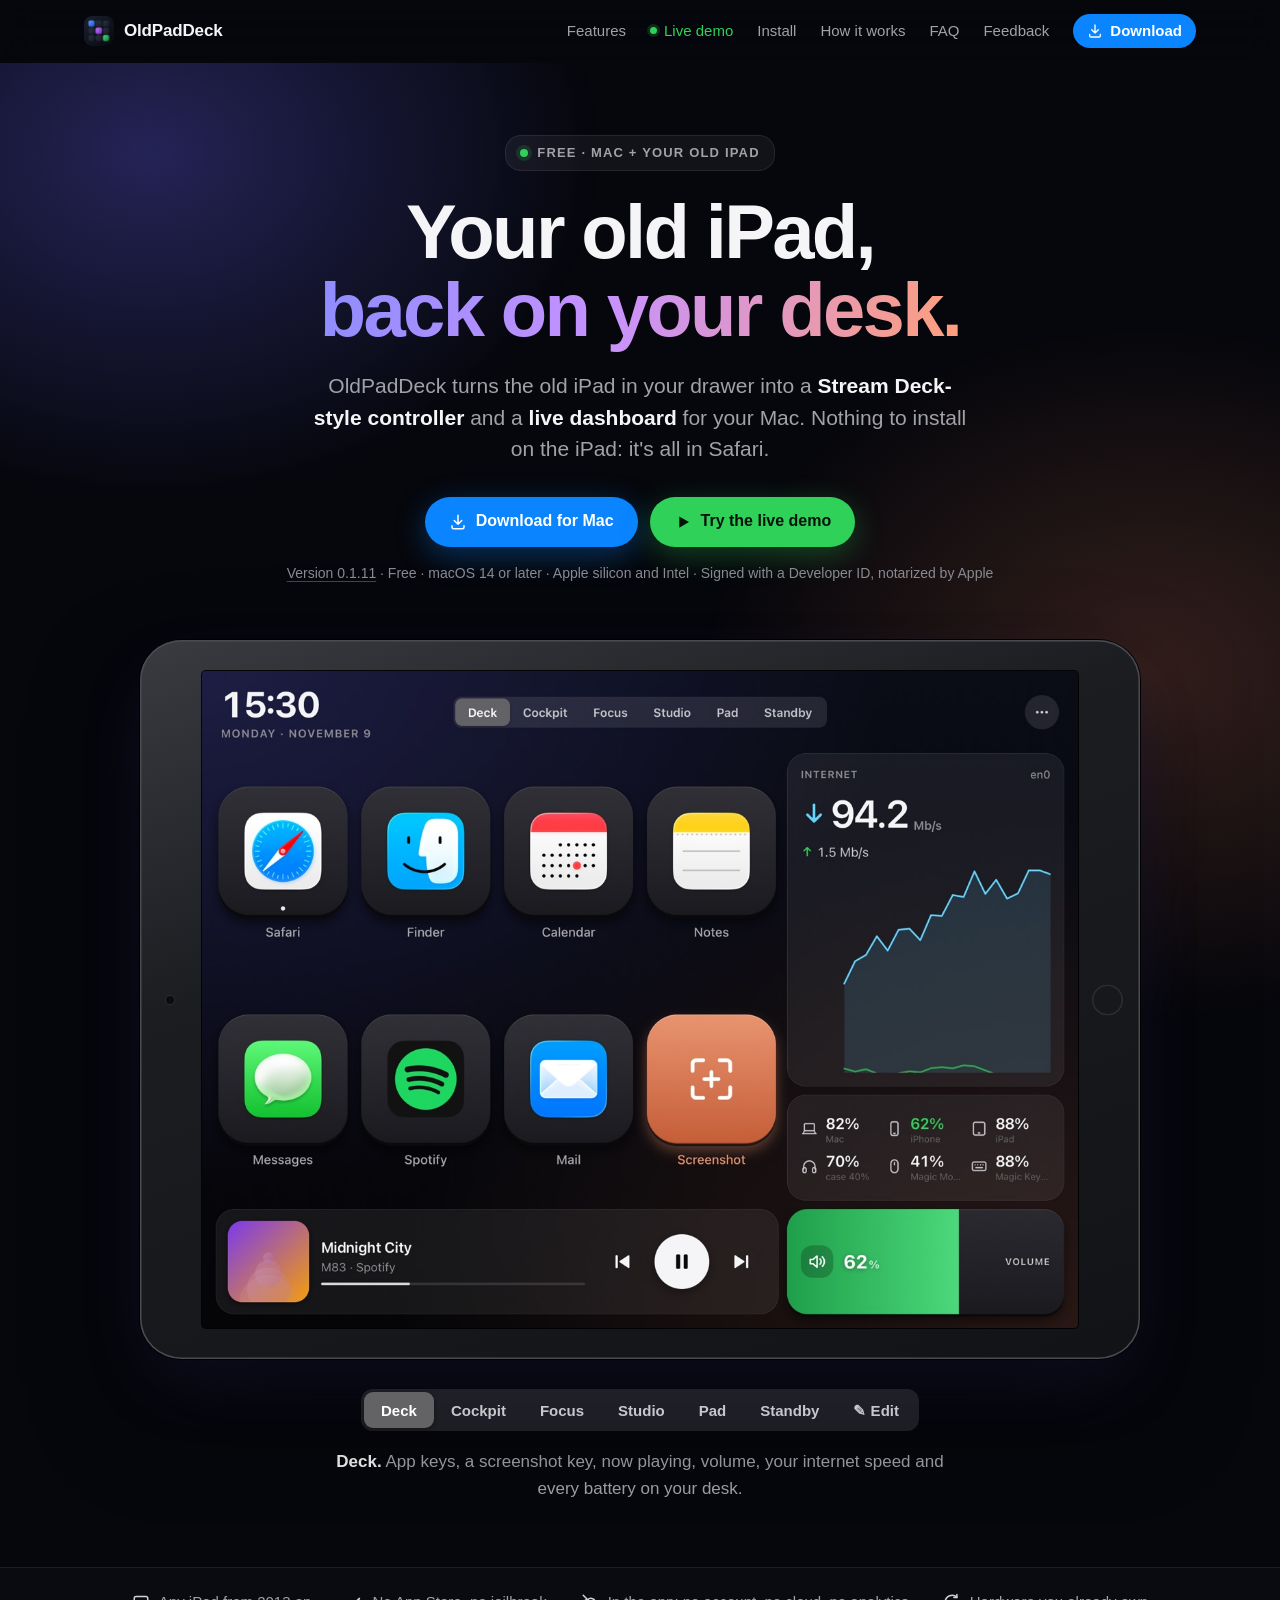
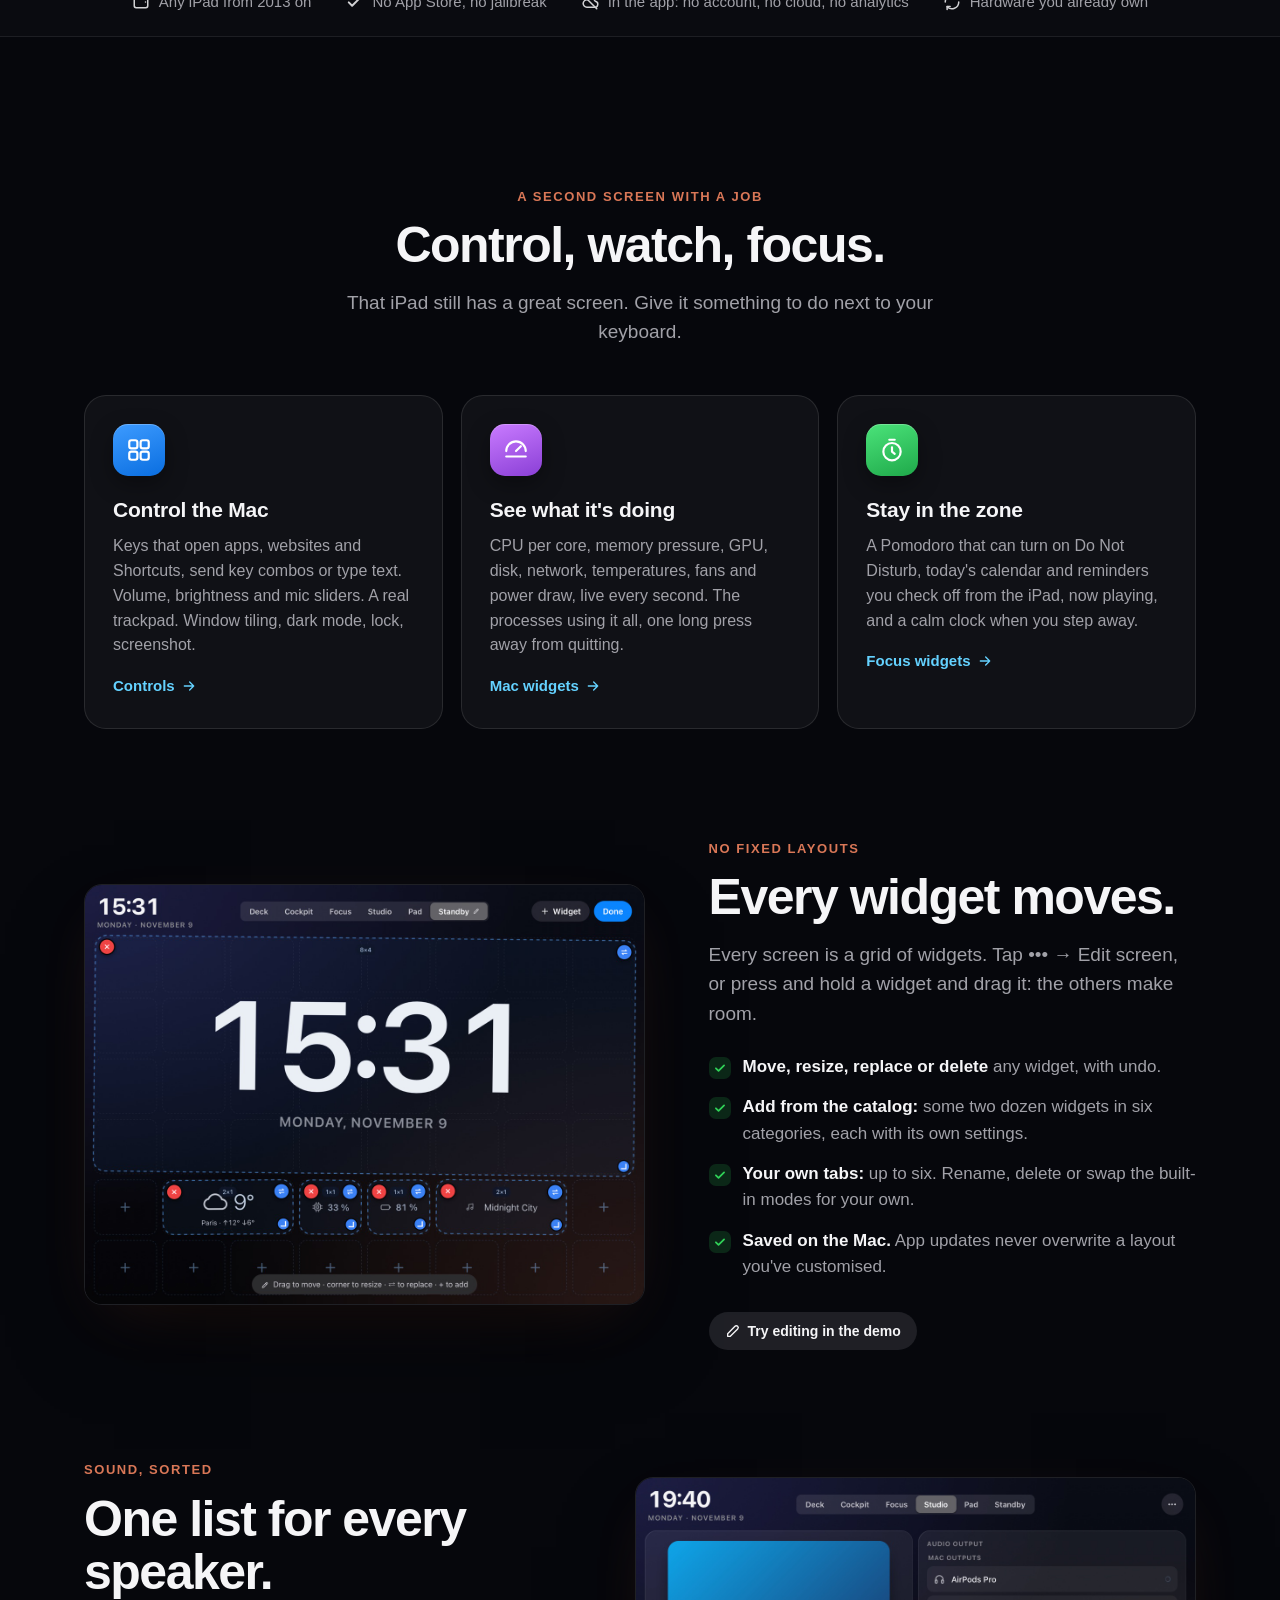
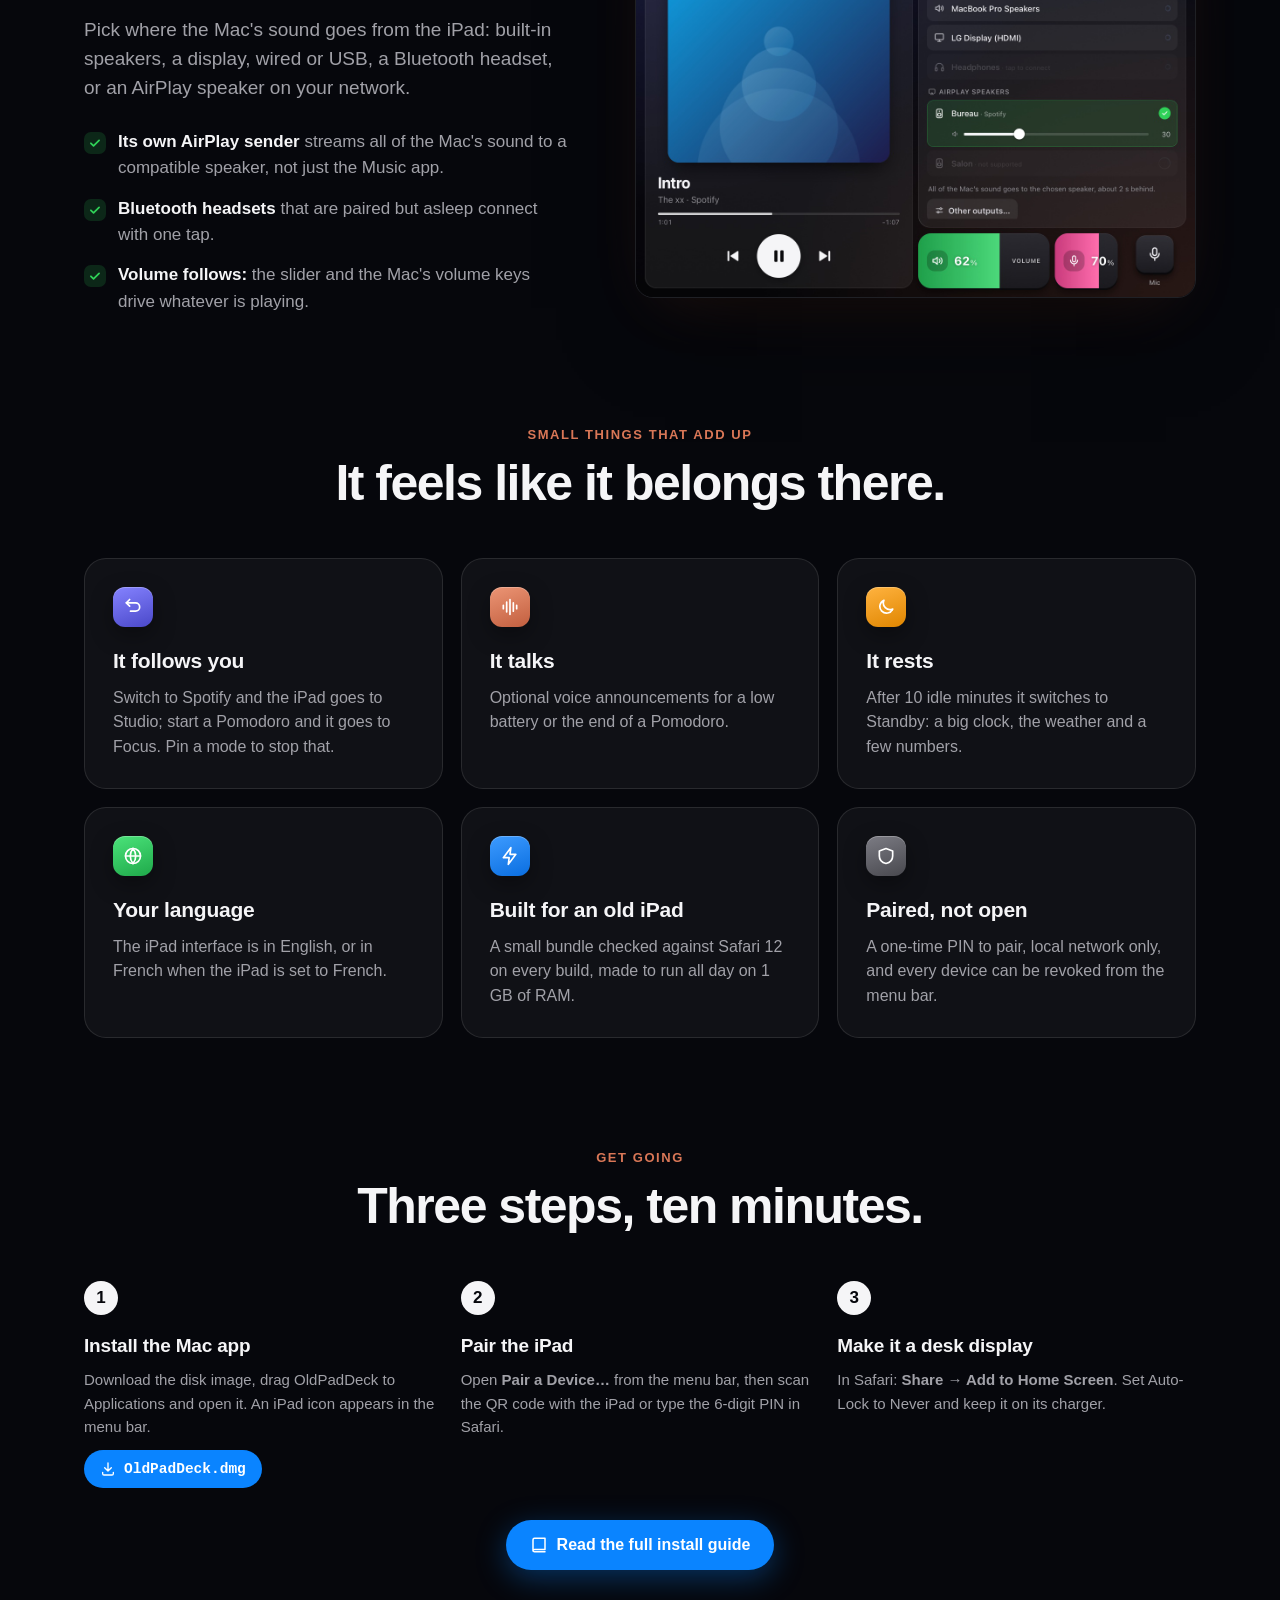
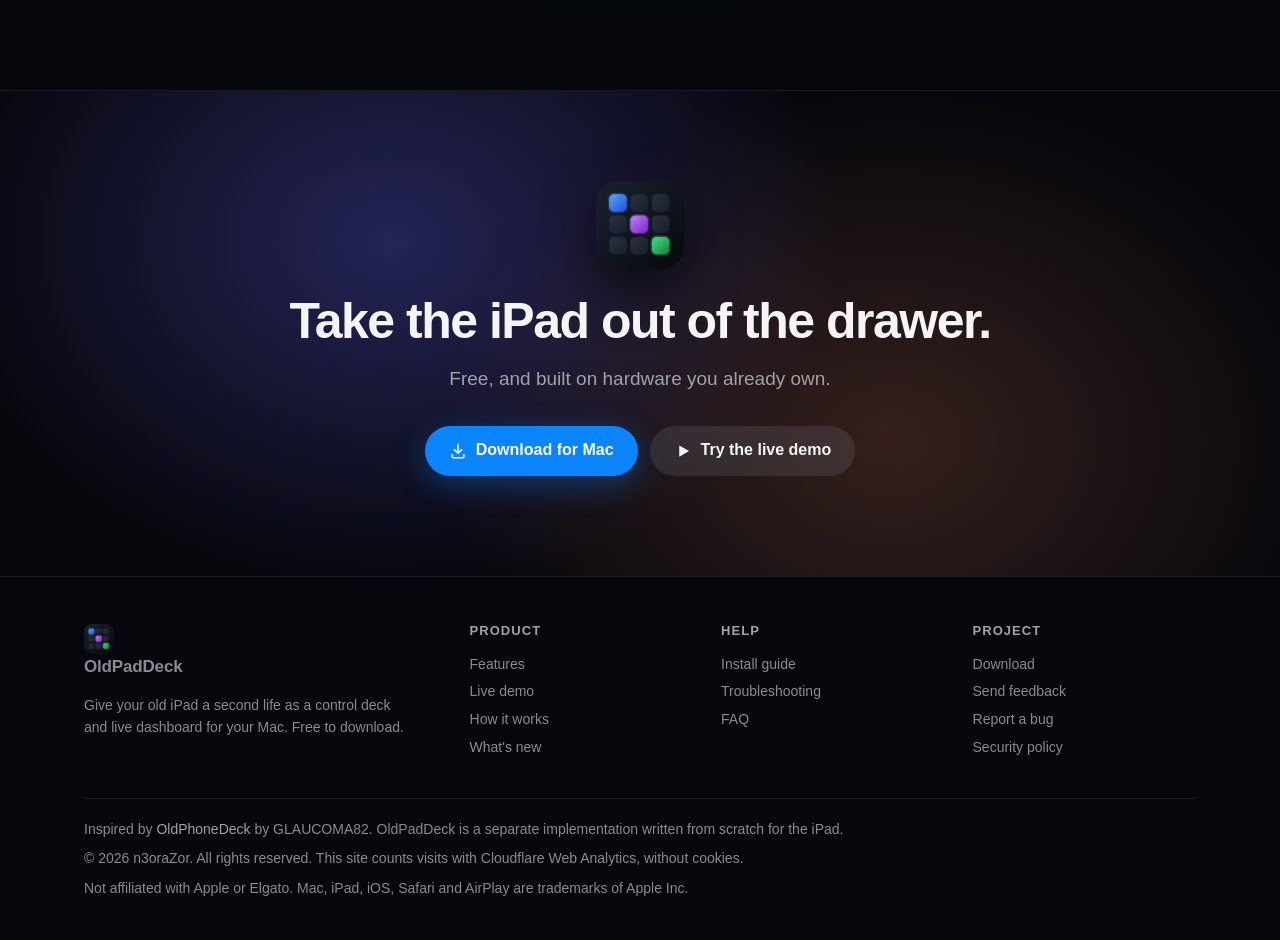
<file: docs/index.html>
<!doctype html>
<html lang="en">
<head>
<meta charset="utf-8">
<meta name="viewport" content="width=device-width, initial-scale=1, viewport-fit=cover">
<title>OldPadDeck: turn your old iPad into a control deck for your Mac</title>
<meta name="description" content="Turn the old iPad in your drawer into a Stream Deck-style controller and live dashboard for your Mac. Free, nothing to install on the iPad.">
<meta name="theme-color" content="#06070c">
<meta name="color-scheme" content="dark">
<link rel="icon" type="image/png" href="images/icon.png">
<link rel="apple-touch-icon" href="images/apple-touch-icon.png">
<meta property="og:type" content="website">
<meta property="og:title" content="OldPadDeck: turn your old iPad into a control deck for your Mac">
<meta property="og:description" content="Turn the old iPad in your drawer into a Stream Deck-style controller and live dashboard for your Mac. Free, nothing to install on the iPad.">
<meta property="og:image" content="https://oldpaddeck.com/images/og-card.jpg">
<meta name="twitter:card" content="summary_large_image">
<link rel="stylesheet" href="assets/site.css?v=f2e01bac56">
<link rel="canonical" href="https://oldpaddeck.com/">
<meta property="og:url" content="https://oldpaddeck.com/">
<meta property="og:site_name" content="OldPadDeck">
<meta property="og:image:width" content="1200">
<meta property="og:image:height" content="630">
<meta property="og:image:alt" content="OldPadDeck: an old iPad turned into a control deck for a Mac">
<script type="application/ld+json">{"@context":"https://schema.org","@graph":[{"@type":"WebSite","@id":"https://oldpaddeck.com/#site","name":"OldPadDeck","url":"https://oldpaddeck.com/"},{"@type":"SoftwareApplication","name":"OldPadDeck","url":"https://oldpaddeck.com/","downloadUrl":"https://github.com/n3oraZor/OldPadDeck/releases/latest/download/OldPadDeck.dmg","description":"Turn the old iPad in your drawer into a Stream Deck-style controller and live dashboard for your Mac. Free, nothing to install on the iPad.","applicationCategory":"UtilitiesApplication","operatingSystem":"macOS 14 or later; iPad with iOS 12 or later","image":"https://oldpaddeck.com/images/og-card.jpg","screenshot":["https://oldpaddeck.com/images/mode-deck.jpg","https://oldpaddeck.com/images/mode-cockpit.jpg","https://oldpaddeck.com/images/mode-focus.jpg","https://oldpaddeck.com/images/mode-studio.jpg","https://oldpaddeck.com/images/mode-pad.jpg","https://oldpaddeck.com/images/mode-standby.jpg"],"offers":{"@type":"Offer","price":"0","priceCurrency":"EUR"},"author":{"@type":"Person","name":"n3oraZor","url":"https://github.com/n3oraZor"}}]}</script>
</head>
<body>
<nav class="nav">
  <div class="wrap">
    <a class="brand" href="/"><img src="images/icon.png" alt="">OldPadDeck</a>
    <div class="nav-links" id="navLinks">
      <a href="/features">Features</a>
      <a href="/demo" class="demo-link">Live demo</a>
      <a href="/install">Install</a>
      <a href="/how-it-works">How it works</a>
      <a href="/faq">FAQ</a>
      <a href="/feedback">Feedback</a>
    </div>
    <a class="nav-gh dl" href="https://github.com/n3oraZor/OldPadDeck/releases/latest/download/OldPadDeck.dmg"><svg class="i" width="16" height="16" aria-hidden="true"><use href="assets/icons.svg#download"/></svg>Download</a>
    <button class="burger" type="button" aria-label="Menu" aria-controls="navLinks" aria-expanded="false"><svg class="i" width="20" height="20" aria-hidden="true"><use href="assets/icons.svg#menu"/></svg></button>
  </div>
</nav>

<main>
<section class="hero">
  <div class="glows"><div class="glow indigo"></div><div class="glow clay"></div></div>
  <div class="wrap">
    <div class="hero-head">
      <span class="kicker"><i></i>Free · Mac + your old iPad</span>
      <h1>Your old iPad,<br><span class="grad">back on your desk.</span></h1>
      <p class="lede">OldPadDeck turns the old iPad in your drawer into a <b>Stream Deck-style controller</b> and a <b>live dashboard</b> for your Mac. Nothing to install on the iPad: it's all in Safari.</p>
      <div class="cta">
        <a class="btn primary" href="https://github.com/n3oraZor/OldPadDeck/releases/latest/download/OldPadDeck.dmg"><svg class="i" width="18" height="18" aria-hidden="true"><use href="assets/icons.svg#download"/></svg>Download for Mac</a>
        <a class="btn green" href="/demo"><svg class="i" width="18" height="18" aria-hidden="true"><use href="assets/icons.svg#play"/></svg>Try the live demo</a>
      </div>
      <p class="fine"><a class="latest" href="/whats-new">Version 0.1.11</a> · Free · macOS 14 or later · Apple silicon and Intel · Signed with a Developer ID, notarized by Apple</p>
    </div>

    <div class="stage rv">
      <div class="ipad">
        <div class="screen" id="screen">
          <img class="on" src="images/mode-deck.jpg" alt="Deck mode: app keys, screenshot key, now playing, volume slider, internet speed and device batteries" width="1280" height="960">
          <img src="images/mode-cockpit.jpg" alt="Cockpit mode: CPU per core, memory ring, Mac battery, temperatures, top processes" width="1280" height="960" loading="lazy">
          <img src="images/mode-focus.jpg" alt="Focus mode: Pomodoro timer, today's reminders, now playing" width="1280" height="960" loading="lazy">
          <img src="images/studio-audio.jpg" alt="Studio mode: now playing, audio output picker with AirPlay speakers, volume and microphone sliders" width="1280" height="960" loading="lazy">
          <img src="images/mode-pad.jpg" alt="Pad mode: trackpad, shortcut keys and text input" width="1280" height="960" loading="lazy">
          <img src="images/mode-standby.jpg" alt="Standby mode: a large clock, the weather and a few numbers" width="1280" height="960" loading="lazy">
          <img src="images/edit-mode.jpg" alt="Edit mode: widgets can be moved, resized, configured or replaced" width="1280" height="960" loading="lazy">
        </div>
      </div>
      <div class="modes">
        <div class="seg" role="tablist" aria-label="Modes" id="seg">
          <span class="seg-ind" id="segInd"></span>
          <button role="tab" aria-selected="true" data-caption="<b>Deck.</b> App keys, a screenshot key, now playing, volume, your internet speed and every battery on your desk.">Deck</button>
          <button role="tab" aria-selected="false" data-caption="<b>Cockpit.</b> CPU per core, memory pressure, temperatures, fans and the processes behind them. Long-press one to quit it.">Cockpit</button>
          <button role="tab" aria-selected="false" data-caption="<b>Focus.</b> A Pomodoro that can turn on Do Not Disturb, today's reminders, and your music.">Focus</button>
          <button role="tab" aria-selected="false" data-caption="<b>Studio.</b> Now playing, volume and mic sliders, and every audio output: Mac speakers, Bluetooth headsets, AirPlay speakers.">Studio</button>
          <button role="tab" aria-selected="false" data-caption="<b>Pad.</b> A trackpad, shortcut keys, and a text box to type or dictate into the Mac.">Pad</button>
          <button role="tab" aria-selected="false" data-caption="<b>Standby.</b> A calm clock, the weather and a few numbers. The iPad switches to it after 10 idle minutes.">Standby</button>
          <button role="tab" aria-selected="false" data-caption="<b>Edit.</b> Tap ••• → Edit screen and every widget moves, resizes, swaps or goes. Your layout, saved on the Mac.">✎ Edit</button>
        </div>
      </div>
      <p class="mode-caption" id="caption" aria-live="polite"></p>
    </div>
  </div>

  <div class="facts">
    <ul>
      <li><svg class="i" width="18" height="18" aria-hidden="true"><use href="assets/icons.svg#ipad"/></svg>Any iPad from 2013 on</li>
      <li><svg class="i" width="18" height="18" aria-hidden="true"><use href="assets/icons.svg#check"/></svg>No App Store, no jailbreak</li>
      <li><svg class="i" width="18" height="18" aria-hidden="true"><use href="assets/icons.svg#cloud"/></svg>In the app: no account, no cloud, no analytics</li>
      <li><svg class="i" width="18" height="18" aria-hidden="true"><use href="assets/icons.svg#recycle"/></svg>Hardware you already own</li>
    </ul>
  </div>
</section>

<section class="sec">
  <div class="wrap">
    <div class="center rv">
      <div class="eyebrow">A second screen with a job</div>
      <h2>Control, watch, focus.</h2>
      <p class="sec-lede">That iPad still has a great screen. Give it something to do next to your keyboard.</p>
    </div>
    <div class="grid-3">
      <a class="card rv" href="/features#controls">
        <div class="tile blue"><svg class="i" width="26" height="26" aria-hidden="true"><use href="assets/icons.svg#keys"/></svg></div>
        <h3>Control the Mac</h3>
        <p>Keys that open apps, websites and Shortcuts, send key combos or type text. Volume, brightness and mic sliders. A real trackpad. Window tiling, dark mode, lock, screenshot.</p>
        <span class="more">Controls<svg class="i" width="16" height="16" aria-hidden="true"><use href="assets/icons.svg#arrow"/></svg></span>
      </a>
      <a class="card rv" href="/features#mac">
        <div class="tile purple"><svg class="i" width="26" height="26" aria-hidden="true"><use href="assets/icons.svg#gauge"/></svg></div>
        <h3>See what it's doing</h3>
        <p>CPU per core, memory pressure, GPU, disk, network, temperatures, fans and power draw, live every second. The processes using it all, one long press away from quitting.</p>
        <span class="more">Mac widgets<svg class="i" width="16" height="16" aria-hidden="true"><use href="assets/icons.svg#arrow"/></svg></span>
      </a>
      <a class="card rv" href="/features#focus">
        <div class="tile green"><svg class="i" width="26" height="26" aria-hidden="true"><use href="assets/icons.svg#timer"/></svg></div>
        <h3>Stay in the zone</h3>
        <p>A Pomodoro that can turn on Do Not Disturb, today's calendar and reminders you check off from the iPad, now playing, and a calm clock when you step away.</p>
        <span class="more">Focus widgets<svg class="i" width="16" height="16" aria-hidden="true"><use href="assets/icons.svg#arrow"/></svg></span>
      </a>
    </div>
  </div>
</section>

<section class="sec">
  <div class="wrap split">
    <div class="shot rv"><img src="images/edit-mode.jpg" alt="Edit mode with handles to move and resize widgets" width="1280" height="960" loading="lazy"></div>
    <div class="rv">
      <div class="eyebrow">No fixed layouts</div>
      <h2>Every widget moves.</h2>
      <p class="sec-lede">Every screen is a grid of widgets. Tap ••• → Edit screen, or press and hold a widget and drag it: the others make room.</p>
      <ul class="checks">
        <li><b>Move, resize, replace or delete</b> any widget, with undo.</li>
        <li><b>Add from the catalog:</b> some two dozen widgets in six categories, each with its own settings.</li>
        <li><b>Your own tabs:</b> up to six. Rename, delete or swap the built-in modes for your own.</li>
        <li><b>Saved on the Mac.</b> App updates never overwrite a layout you've customised.</li>
      </ul>
      <div class="cta left"><a class="btn ghost small" href="/demo"><svg class="i" width="16" height="16" aria-hidden="true"><use href="assets/icons.svg#edit"/></svg>Try editing in the demo</a></div>
    </div>
  </div>
</section>

<section class="sec">
  <div class="wrap split rev">
    <div class="shot rv"><img src="images/studio-audio.jpg" alt="Studio mode with the audio output list: Mac outputs and AirPlay speakers" width="1280" height="960" loading="lazy"></div>
    <div class="rv">
      <div class="eyebrow">Sound, sorted</div>
      <h2>One list for every speaker.</h2>
      <p class="sec-lede">Pick where the Mac's sound goes from the iPad: built-in speakers, a display, wired or USB, a Bluetooth headset, or an AirPlay speaker on your network.</p>
      <ul class="checks">
        <li><b>Its own AirPlay sender</b> streams all of the Mac's sound to a compatible speaker, not just the Music app.</li>
        <li><b>Bluetooth headsets</b> that are paired but asleep connect with one tap.</li>
        <li><b>Volume follows:</b> the slider and the Mac's volume keys drive whatever is playing.</li>
      </ul>
    </div>
  </div>
</section>

<section class="sec">
  <div class="wrap">
    <div class="center rv">
      <div class="eyebrow">Small things that add up</div>
      <h2>It feels like it belongs there.</h2>
    </div>
    <div class="grid-3">
      <div class="card rv"><div class="tile indigo sm"><svg class="i" width="20" height="20" aria-hidden="true"><use href="assets/icons.svg#follow"/></svg></div><h3>It follows you</h3><p>Switch to Spotify and the iPad goes to Studio; start a Pomodoro and it goes to Focus. Pin a mode to stop that.</p></div>
      <div class="card rv"><div class="tile clay sm"><svg class="i" width="20" height="20" aria-hidden="true"><use href="assets/icons.svg#wave"/></svg></div><h3>It talks</h3><p>Optional voice announcements for a low battery or the end of a Pomodoro.</p></div>
      <div class="card rv"><div class="tile orange sm"><svg class="i" width="20" height="20" aria-hidden="true"><use href="assets/icons.svg#moon"/></svg></div><h3>It rests</h3><p>After 10 idle minutes it switches to Standby: a big clock, the weather and a few numbers.</p></div>
      <div class="card rv"><div class="tile green sm"><svg class="i" width="20" height="20" aria-hidden="true"><use href="assets/icons.svg#globe"/></svg></div><h3>Your language</h3><p>The iPad interface is in English, or in French when the iPad is set to French.</p></div>
      <div class="card rv"><div class="tile blue sm"><svg class="i" width="20" height="20" aria-hidden="true"><use href="assets/icons.svg#bolt"/></svg></div><h3>Built for an old iPad</h3><p>A small bundle checked against Safari 12 on every build, made to run all day on 1 GB of RAM.</p></div>
      <div class="card rv"><div class="tile gray sm"><svg class="i" width="20" height="20" aria-hidden="true"><use href="assets/icons.svg#shield"/></svg></div><h3>Paired, not open</h3><p>A one-time PIN to pair, local network only, and every device can be revoked from the menu bar.</p></div>
    </div>
  </div>
</section>

<section class="sec">
  <div class="wrap">
    <div class="center rv">
      <div class="eyebrow">Get going</div>
      <h2>Three steps, ten minutes.</h2>
    </div>
    <div class="steps">
      <div class="step rv">
        <h3>Install the Mac app</h3>
        <p>Download the disk image, drag OldPadDeck to Applications and open it. An iPad icon appears in the menu bar.</p>
        <a class="dl-chip" href="https://github.com/n3oraZor/OldPadDeck/releases/latest/download/OldPadDeck.dmg"><svg class="i" width="16" height="16" aria-hidden="true"><use href="assets/icons.svg#download"/></svg>OldPadDeck.dmg</a>
      </div>
      <div class="step rv">
        <h3>Pair the iPad</h3>
        <p>Open <b>Pair a Device…</b> from the menu bar, then scan the QR code with the iPad or type the 6-digit PIN in Safari.</p>
      </div>
      <div class="step rv">
        <h3>Make it a desk display</h3>
        <p>In Safari: <b>Share → Add to Home Screen</b>. Set Auto-Lock to Never and keep it on its charger.</p>
      </div>
    </div>
    <div class="cta"><a class="btn primary" href="/install"><svg class="i" width="18" height="18" aria-hidden="true"><use href="assets/icons.svg#book"/></svg>Read the full install guide</a></div>
  </div>
</section>

<section class="closing">
  <div class="glows"><div class="glow indigo"></div><div class="glow clay"></div></div>
  <div class="wrap rv">
    <img class="icon" src="images/icon.png" alt="OldPadDeck icon" width="88" height="88">
    <h2>Take the iPad out of the drawer.</h2>
    <p class="sec-lede" style="margin:16px auto 0">Free, and built on hardware you already own.</p>
    <div class="cta">
      <a class="btn primary" href="https://github.com/n3oraZor/OldPadDeck/releases/latest/download/OldPadDeck.dmg"><svg class="i" width="18" height="18" aria-hidden="true"><use href="assets/icons.svg#download"/></svg>Download for Mac</a>
      <a class="btn ghost" href="/demo"><svg class="i" width="18" height="18" aria-hidden="true"><use href="assets/icons.svg#play"/></svg>Try the live demo</a>
    </div>
  </div>
</section>
</main>

<footer>
  <div class="wrap">
    <div class="foot">
      <div>
        <a class="brand" href="/"><img src="images/icon.png" alt="">OldPadDeck</a>
        <p>Give your old iPad a second life as a control deck and live dashboard for your Mac. Free to download.</p>
      </div>
      <div>
        <h4>Product</h4>
        <a href="/features">Features</a>
        <a href="/demo">Live demo</a>
        <a href="/how-it-works">How it works</a>
        <a href="/whats-new">What's new</a>
      </div>
      <div>
        <h4>Help</h4>
        <a href="/install">Install guide</a>
        <a href="/install#troubleshooting">Troubleshooting</a>
        <a href="/faq">FAQ</a>
      </div>
      <div>
        <h4>Project</h4>
        <a href="https://github.com/n3oraZor/OldPadDeck/releases/latest/download/OldPadDeck.dmg">Download</a>
        <a href="/feedback">Send feedback</a>
        <a href="https://github.com/n3oraZor/OldPadDeck/issues/new/choose">Report a bug</a>
        <a href="https://github.com/n3oraZor/OldPadDeck/blob/main/SECURITY.md">Security policy</a>
      </div>
    </div>
    <div class="foot-bottom">
      <span>Inspired by <a href="https://github.com/GLAUCOMA82/OldPhoneDeck">OldPhoneDeck</a> by GLAUCOMA82. OldPadDeck is a separate implementation written from scratch for the iPad.</span>
      <span>© 2026 n3oraZor. All rights reserved. This site counts visits with Cloudflare Web Analytics, without cookies.</span>
      <span>Not affiliated with Apple or Elgato. Mac, iPad, iOS, Safari and AirPlay are trademarks of Apple Inc.</span>
    </div>
  </div>
</footer>
<script src="assets/site.js?v=21c1afc66a"></script>
<script type='module' src='https://static.cloudflareinsights.com/beacon.min.js' data-cf-beacon='{"token": "514c5fb9c1034bb5af0a88831e3ab9c0"}'></script>
</body>
</html>
</file>
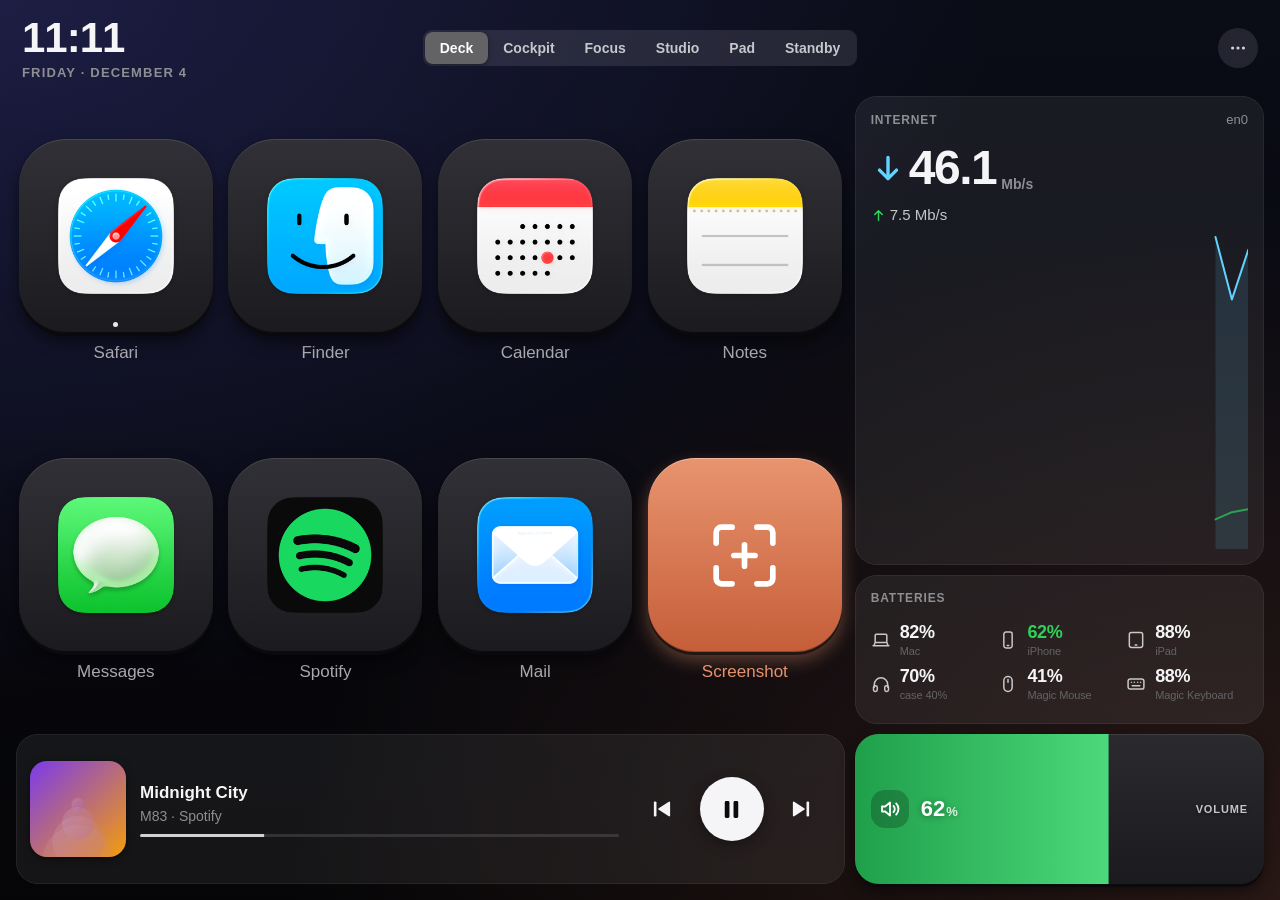
<file: docs/demo-app/index.html>
<!doctype html>
<html lang="en">
<head>
<meta charset="utf-8">
<meta name="robots" content="noindex">
<title>OldPadDeck</title>
<meta name="viewport" content="width=device-width, initial-scale=1, maximum-scale=1, user-scalable=no, viewport-fit=cover">
<meta name="apple-mobile-web-app-capable" content="yes">
<meta name="mobile-web-app-capable" content="yes">
<meta name="apple-mobile-web-app-status-bar-style" content="black-translucent">
<meta name="apple-mobile-web-app-title" content="OldPadDeck">
<meta name="format-detection" content="telephone=no">
<meta name="theme-color" content="#06080c">
<link rel="apple-touch-icon" href="apple-touch-icon.png">
<link rel="icon" type="image/png" href="icons/icon-192.png">
<link rel="stylesheet" href="app.css?v=a117e20fdb">
</head>
<body>
<div id="app"></div>
<noscript>JavaScript is required.</noscript>
<script src="app.js?v=d45194f902"></script>
</body>
</html>
</file>
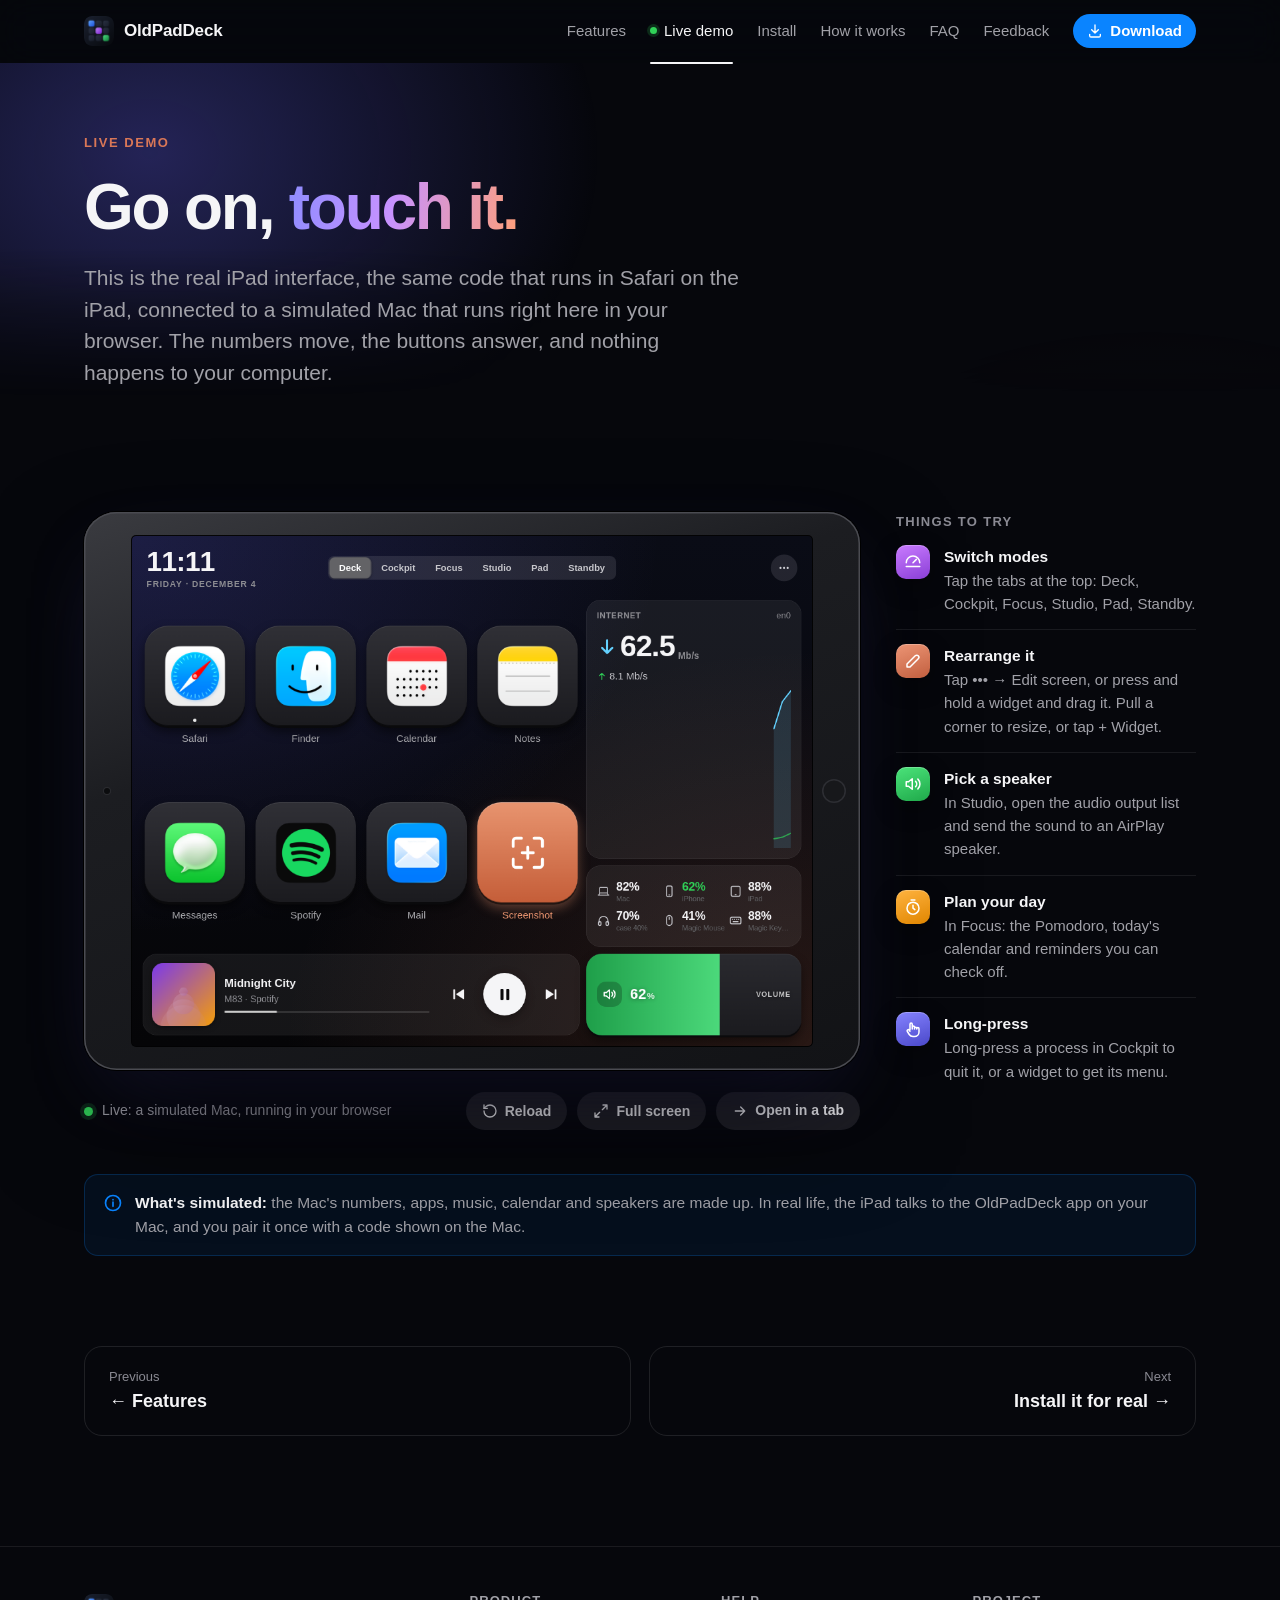
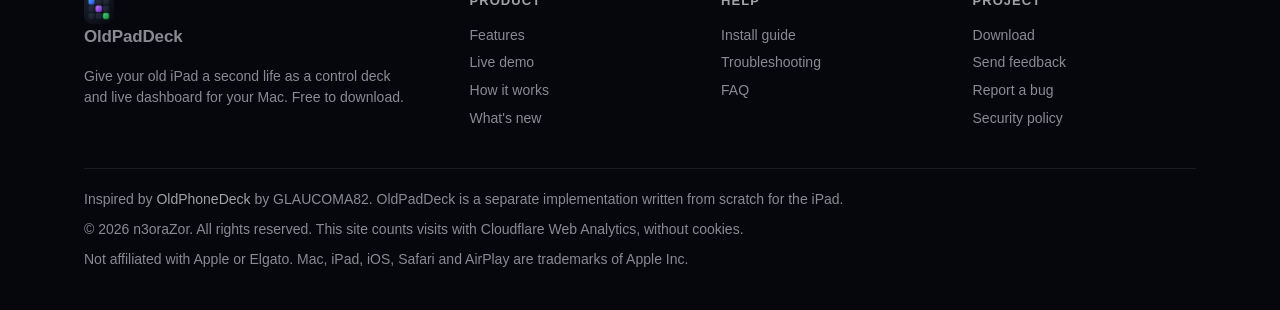
<file: docs/demo.html>
<!doctype html>
<html lang="en">
<head>
<meta charset="utf-8">
<meta name="viewport" content="width=device-width, initial-scale=1, viewport-fit=cover">
<title>Live demo · OldPadDeck</title>
<meta name="description" content="Use the real OldPadDeck iPad interface in your browser, connected to a simulated Mac.">
<meta name="theme-color" content="#06070c">
<meta name="color-scheme" content="dark">
<link rel="icon" type="image/png" href="images/icon.png">
<link rel="apple-touch-icon" href="images/apple-touch-icon.png">
<meta property="og:type" content="website">
<meta property="og:title" content="Live demo · OldPadDeck">
<meta property="og:description" content="Use the real OldPadDeck iPad interface in your browser, connected to a simulated Mac.">
<meta property="og:image" content="https://oldpaddeck.com/images/og-card.jpg">
<meta name="twitter:card" content="summary_large_image">
<link rel="stylesheet" href="assets/site.css?v=f2e01bac56">
<link rel="canonical" href="https://oldpaddeck.com/demo">
<meta property="og:url" content="https://oldpaddeck.com/demo">
<meta property="og:site_name" content="OldPadDeck">
<meta property="og:image:width" content="1200">
<meta property="og:image:height" content="630">
<meta property="og:image:alt" content="OldPadDeck: an old iPad turned into a control deck for a Mac">
</head>
<body>
<nav class="nav">
  <div class="wrap">
    <a class="brand" href="/"><img src="images/icon.png" alt="">OldPadDeck</a>
    <div class="nav-links" id="navLinks">
      <a href="/features">Features</a>
      <a href="/demo" class="demo-link" aria-current="page">Live demo</a>
      <a href="/install">Install</a>
      <a href="/how-it-works">How it works</a>
      <a href="/faq">FAQ</a>
      <a href="/feedback">Feedback</a>
    </div>
    <a class="nav-gh dl" href="https://github.com/n3oraZor/OldPadDeck/releases/latest/download/OldPadDeck.dmg"><svg class="i" width="16" height="16" aria-hidden="true"><use href="assets/icons.svg#download"/></svg>Download</a>
    <button class="burger" type="button" aria-label="Menu" aria-controls="navLinks" aria-expanded="false"><svg class="i" width="20" height="20" aria-hidden="true"><use href="assets/icons.svg#menu"/></svg></button>
  </div>
</nav>

<main>
<section class="page-hero">
  <div class="glows"><div class="glow indigo"></div><div class="glow clay"></div></div>
  <div class="wrap">
    <div class="eyebrow">Live demo</div>
    <h1>Go on, <span class="grad">touch it.</span></h1>
    <p class="lede">This is the real iPad interface, the same code that runs in Safari on the iPad, connected to a simulated Mac that runs right here in your browser. The numbers move, the buttons answer, and nothing happens to your computer.</p>
  </div>
</section>

<section class="sec tight">
  <div class="wrap">
    <div class="demo-layout">
      <div class="demo-frame" id="demo" data-src="demo-app/">
        <div class="ipad">
          <div class="screen">
            <div class="viewport">
              <iframe title="OldPadDeck live demo" allow="fullscreen; clipboard-write" referrerpolicy="no-referrer"></iframe>
              <div class="demo-off">
                <h3>The demo didn't start</h3>
                <p>Your browser couldn't load the live demo. Try <b>Reload</b>, or see every mode on the <a href="/features">Features</a> page.</p>
              </div>
            </div>
          </div>
        </div>
        <p class="demo-small">On a phone the deck is tiny: turn it to landscape, or use <b>Open in a tab</b>.</p>
        <div class="demo-bar">
          <span class="status" id="demoStatus"><i></i><span>Starting…</span></span>
          <button class="btn ghost small" type="button" id="demoReload"><svg class="i" width="16" height="16" aria-hidden="true"><use href="assets/icons.svg#reset"/></svg>Reload</button>
          <button class="btn ghost small" type="button" id="demoFull"><svg class="i" width="16" height="16" aria-hidden="true"><use href="assets/icons.svg#expand"/></svg>Full screen</button>
          <a class="btn ghost small" id="demoOpen" href="#" target="_blank" rel="noopener"><svg class="i" width="16" height="16" aria-hidden="true"><use href="assets/icons.svg#arrow"/></svg>Open in a tab</a>
        </div>
      </div>

      <aside class="tries">
        <h3>Things to try</h3>
        <div class="try"><div class="tile purple"><svg class="i" width="18" height="18" aria-hidden="true"><use href="assets/icons.svg#gauge"/></svg></div><div><b>Switch modes</b>Tap the tabs at the top: Deck, Cockpit, Focus, Studio, Pad, Standby.</div></div>
        <div class="try"><div class="tile clay"><svg class="i" width="18" height="18" aria-hidden="true"><use href="assets/icons.svg#edit"/></svg></div><div><b>Rearrange it</b>Tap ••• → Edit screen, or press and hold a widget and drag it. Pull a corner to resize, or tap + Widget.</div></div>
        <div class="try"><div class="tile green"><svg class="i" width="18" height="18" aria-hidden="true"><use href="assets/icons.svg#speaker"/></svg></div><div><b>Pick a speaker</b>In Studio, open the audio output list and send the sound to an AirPlay speaker.</div></div>
        <div class="try"><div class="tile orange"><svg class="i" width="18" height="18" aria-hidden="true"><use href="assets/icons.svg#timer"/></svg></div><div><b>Plan your day</b>In Focus: the Pomodoro, today's calendar and reminders you can check off.</div></div>
        <div class="try"><div class="tile indigo"><svg class="i" width="18" height="18" aria-hidden="true"><use href="assets/icons.svg#hand"/></svg></div><div><b>Long-press</b>Long-press a process in Cockpit to quit it, or a widget to get its menu.</div></div>
      </aside>
    </div>

    <div class="callout rv" style="margin-top:44px"><svg class="i" width="20" height="20" aria-hidden="true"><use href="assets/icons.svg#info"/></svg><div><b>What's simulated:</b> the Mac's numbers, apps, music, calendar and speakers are made up. In real life, the iPad talks to the OldPadDeck app on your Mac, and you pair it once with a code shown on the Mac.</div></div>

    <div class="pager">
      <a href="/features"><span>Previous</span><b>← Features</b></a>
      <a class="next" href="/install"><span>Next</span><b>Install it for real →</b></a>
    </div>
  </div>
</section>
</main>

<footer>
  <div class="wrap">
    <div class="foot">
      <div>
        <a class="brand" href="/"><img src="images/icon.png" alt="">OldPadDeck</a>
        <p>Give your old iPad a second life as a control deck and live dashboard for your Mac. Free to download.</p>
      </div>
      <div>
        <h4>Product</h4>
        <a href="/features">Features</a>
        <a href="/demo">Live demo</a>
        <a href="/how-it-works">How it works</a>
        <a href="/whats-new">What's new</a>
      </div>
      <div>
        <h4>Help</h4>
        <a href="/install">Install guide</a>
        <a href="/install#troubleshooting">Troubleshooting</a>
        <a href="/faq">FAQ</a>
      </div>
      <div>
        <h4>Project</h4>
        <a href="https://github.com/n3oraZor/OldPadDeck/releases/latest/download/OldPadDeck.dmg">Download</a>
        <a href="/feedback">Send feedback</a>
        <a href="https://github.com/n3oraZor/OldPadDeck/issues/new/choose">Report a bug</a>
        <a href="https://github.com/n3oraZor/OldPadDeck/blob/main/SECURITY.md">Security policy</a>
      </div>
    </div>
    <div class="foot-bottom">
      <span>Inspired by <a href="https://github.com/GLAUCOMA82/OldPhoneDeck">OldPhoneDeck</a> by GLAUCOMA82. OldPadDeck is a separate implementation written from scratch for the iPad.</span>
      <span>© 2026 n3oraZor. All rights reserved. This site counts visits with Cloudflare Web Analytics, without cookies.</span>
      <span>Not affiliated with Apple or Elgato. Mac, iPad, iOS, Safari and AirPlay are trademarks of Apple Inc.</span>
    </div>
  </div>
</footer>
<script src="assets/site.js?v=21c1afc66a"></script>
<script type='module' src='https://static.cloudflareinsights.com/beacon.min.js' data-cf-beacon='{"token": "514c5fb9c1034bb5af0a88831e3ab9c0"}'></script>
</body>
</html>
</file>
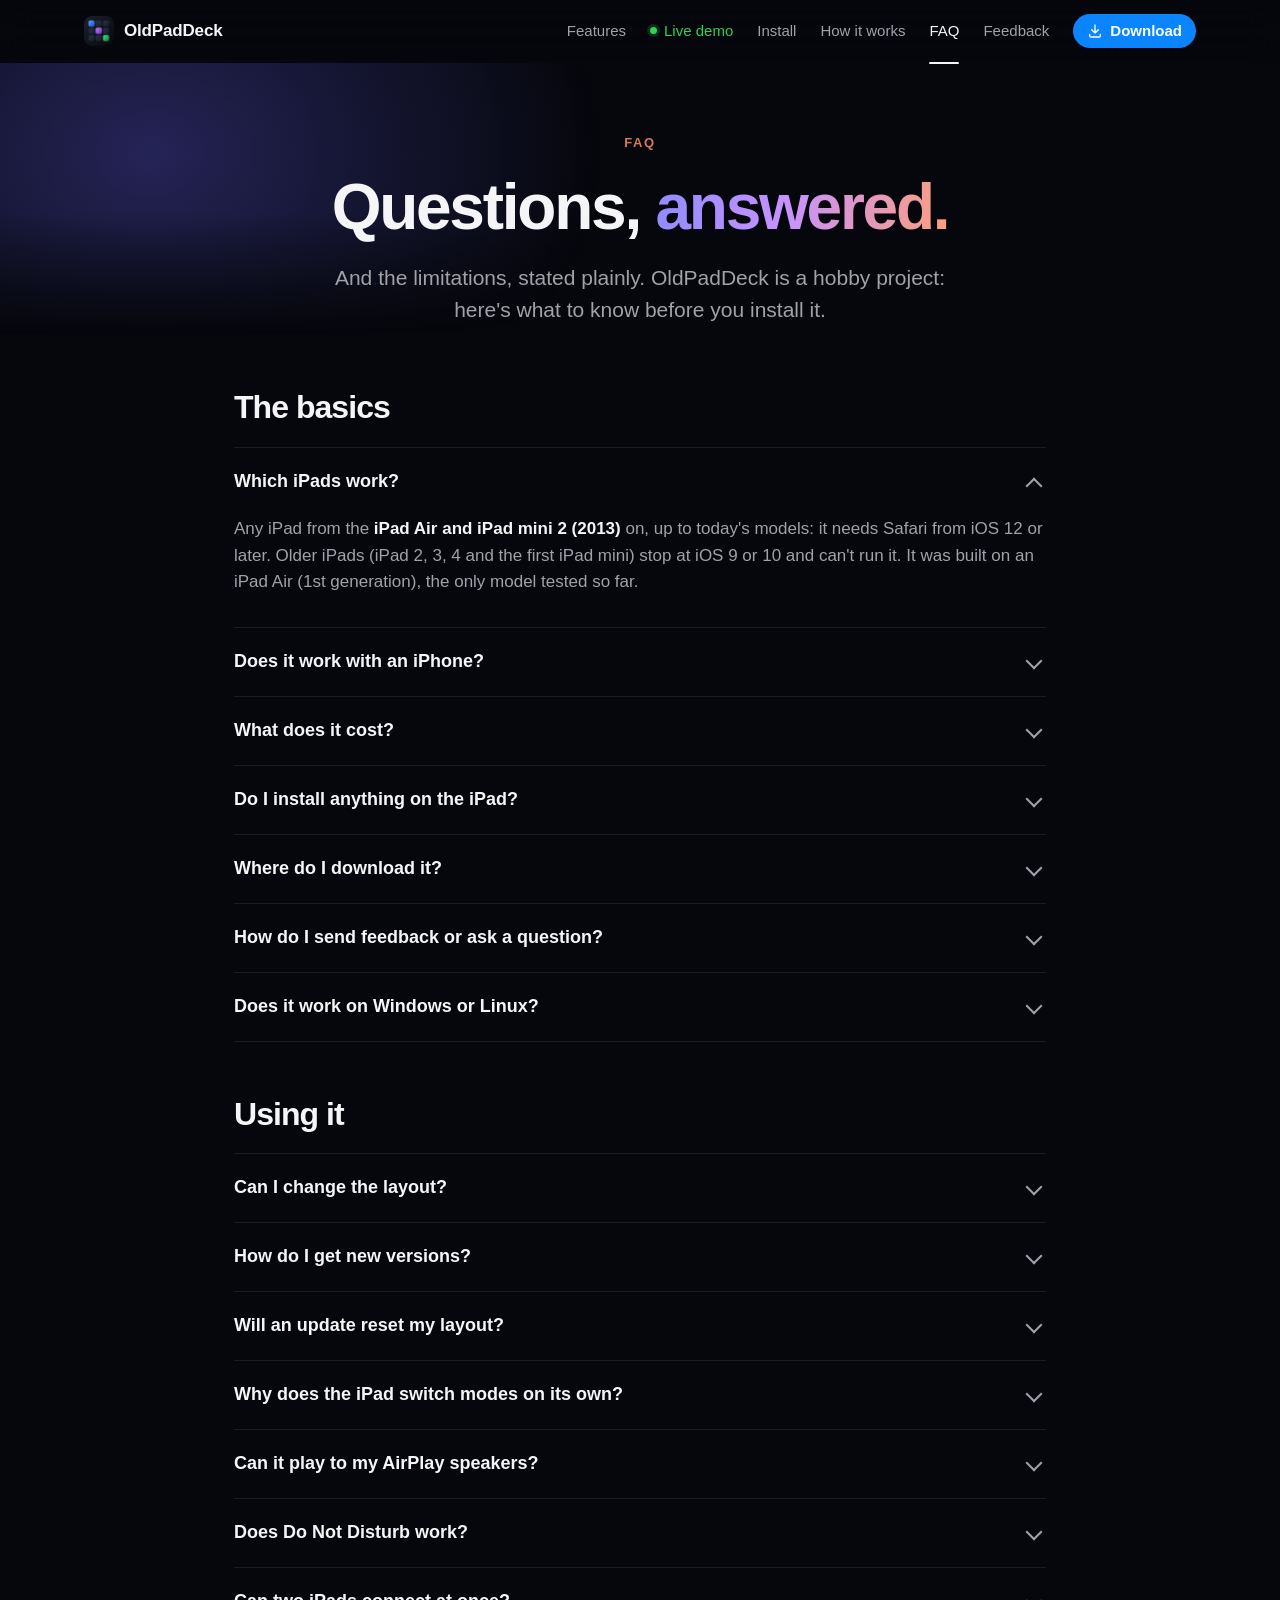
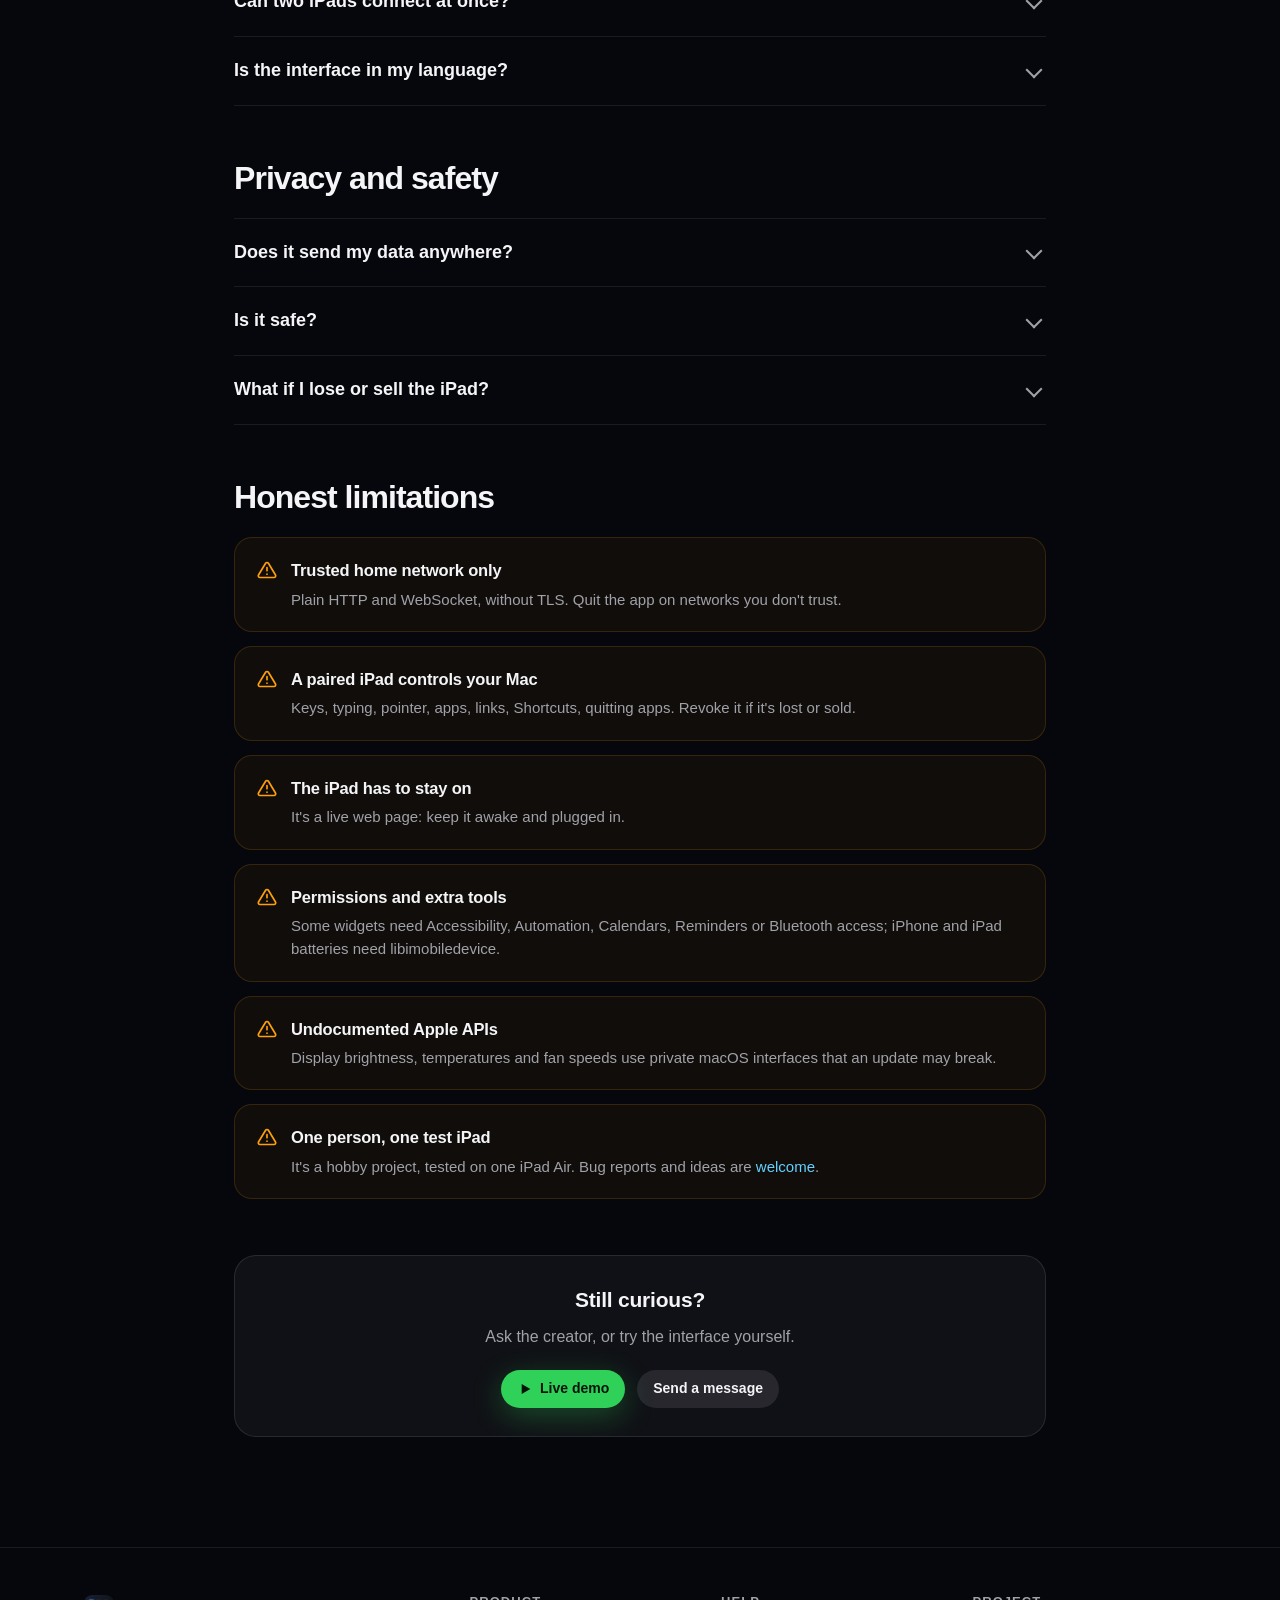
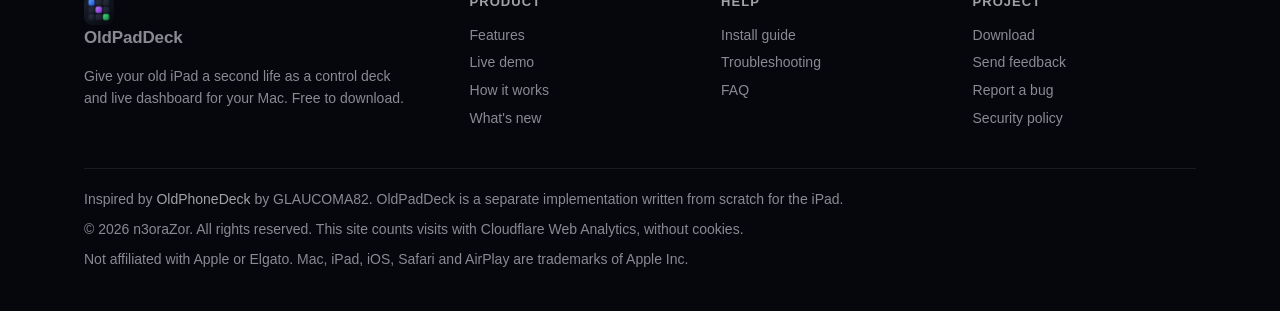
<file: docs/faq.html>
<!doctype html>
<html lang="en">
<head>
<meta charset="utf-8">
<meta name="viewport" content="width=device-width, initial-scale=1, viewport-fit=cover">
<title>FAQ · OldPadDeck</title>
<meta name="description" content="Which iPads work, what it costs, whether it's safe, AirPlay, Windows, and the honest limitations of OldPadDeck.">
<meta name="theme-color" content="#06070c">
<meta name="color-scheme" content="dark">
<link rel="icon" type="image/png" href="images/icon.png">
<link rel="apple-touch-icon" href="images/apple-touch-icon.png">
<meta property="og:type" content="website">
<meta property="og:title" content="FAQ · OldPadDeck">
<meta property="og:description" content="Which iPads work, what it costs, whether it's safe, AirPlay, Windows, and the honest limitations of OldPadDeck.">
<meta property="og:image" content="https://oldpaddeck.com/images/og-card.jpg">
<meta name="twitter:card" content="summary_large_image">
<link rel="stylesheet" href="assets/site.css?v=f2e01bac56">
<link rel="canonical" href="https://oldpaddeck.com/faq">
<meta property="og:url" content="https://oldpaddeck.com/faq">
<meta property="og:site_name" content="OldPadDeck">
<meta property="og:image:width" content="1200">
<meta property="og:image:height" content="630">
<meta property="og:image:alt" content="OldPadDeck: an old iPad turned into a control deck for a Mac">
<script type="application/ld+json">{"@context":"https://schema.org","@type":"FAQPage","mainEntity":[{"@type":"Question","name":"Which iPads work?","acceptedAnswer":{"@type":"Answer","text":"Any iPad from the iPad Air and iPad mini 2 (2013) on, up to today's models: it needs Safari from iOS 12 or later. Older iPads (iPad 2, 3, 4 and the first iPad mini) stop at iOS 9 or 10 and can't run it. It was built on an iPad Air (1st generation), the only model tested so far."}},{"@type":"Question","name":"Does it work with an iPhone?","acceptedAnswer":{"@type":"Answer","text":"The interface is laid out for an iPad screen in landscape. For an old iPhone, look at OldPhoneDeck, the project that inspired this one."}},{"@type":"Question","name":"What does it cost?","acceptedAnswer":{"@type":"Answer","text":"Nothing. It's free to download and use: no account, no subscription, no ads."}},{"@type":"Question","name":"Do I install anything on the iPad?","acceptedAnswer":{"@type":"Answer","text":"No. The iPad opens a web page served by your Mac. Add it to the home screen and it runs full screen like an app. No App Store, no jailbreak, no profile."}},{"@type":"Question","name":"Where do I download it?","acceptedAnswer":{"@type":"Answer","text":"Download OldPadDeck.dmg (always the latest version; what changed is on What's new): a disk image with one app for Apple silicon and Intel Macs, signed with a Developer ID and notarized by Apple so it opens without a warning."}},{"@type":"Question","name":"How do I send feedback or ask a question?","acceptedAnswer":{"@type":"Answer","text":"Use the feedback form (no account needed) or write to hello@oldpaddeck.com. In the app, the menu bar icon has a Send Feedback… entry that opens the same form."}},{"@type":"Question","name":"Does it work on Windows or Linux?","acceptedAnswer":{"@type":"Answer","text":"No. The server is a native macOS app, and it relies on macOS frameworks for almost everything it shows and does."}},{"@type":"Question","name":"Can I change the layout?","acceptedAnswer":{"@type":"Answer","text":"Yes, all of it. Tap ••• → Edit screen to move, resize, replace or delete any widget, add new ones from the catalog, and rename, delete or add tabs (up to six). Try it in the live demo."}},{"@type":"Question","name":"How do I get new versions?","acceptedAnswer":{"@type":"Answer","text":"From version 0.1.7 on, OldPadDeck updates itself. On its second launch it asks whether to check for new versions automatically, once a day. When one is out, a blue dot appears on its Dock and menu bar icons and on the iPad's ••• menu; Check for Updates… shows what changed and installs it in one click. Every update is signed, and the app refuses one that isn't. What changed in each version is on What's new."}},{"@type":"Question","name":"Will an update reset my layout?","acceptedAnswer":{"@type":"Answer","text":"No. Your layout is saved on the Mac, and a new default layout never overwrites one you've customised."}},{"@type":"Question","name":"Why does the iPad switch modes on its own?","acceptedAnswer":{"@type":"Answer","text":"It follows what you do: switch to Spotify and it goes to Studio, start a Pomodoro and it goes to Focus, leave it alone for 10 minutes and it goes to Standby. Pin a mode to keep it where it is."}},{"@type":"Question","name":"Can it play to my AirPlay speakers?","acceptedAnswer":{"@type":"Answer","text":"Yes, with limits. macOS gives apps no way to change the system's AirPlay destination, so OldPadDeck has its own AirPlay sender: it captures all of the Mac's sound and streams it to one speaker that accepts unencrypted AirPlay 1 without a password, with about 2 seconds of delay. AirPlay 2-only speakers are listed but can't be used."}},{"@type":"Question","name":"Does Do Not Disturb work?","acceptedAnswer":{"@type":"Answer","text":"Through two Shortcuts you create once (one that turns a Focus on, one that turns it off), because macOS has no public API for it. See the install guide."}},{"@type":"Question","name":"Can two iPads connect at once?","acceptedAnswer":{"@type":"Answer","text":"Yes. Pair each one; they share the same layout and stay in sync."}},{"@type":"Question","name":"Is the interface in my language?","acceptedAnswer":{"@type":"Answer","text":"It's in English, or in French when the iPad is set to French."}},{"@type":"Question","name":"Does it send my data anywhere?","acceptedAnswer":{"@type":"Answer","text":"No. There's no account, no analytics and no cloud service. Everything stays on your Mac. The only outside requests are the weather (Open-Meteo), track artwork, the icons of websites your keys open and, if you allow it, a daily check for a new version: the app reads a small file on oldpaddeck.com and sends nothing about your Mac. This website, not the app, counts its visits with Cloudflare Web Analytics, without cookies or personal data."}},{"@type":"Question","name":"Is it safe?","acceptedAnswer":{"@type":"Answer","text":"On a home network you trust, yes. Pairing needs a short-lived PIN, only devices on your local network can connect, and you can revoke any device from the menu bar. But traffic isn't encrypted, so don't run it on public or office networks, and treat a paired iPad like an unlocked keyboard: it can type, click and quit apps. Details in How it works."}},{"@type":"Question","name":"What if I lose or sell the iPad?","acceptedAnswer":{"@type":"Answer","text":"Open Paired Devices in the menu bar and revoke it. Its token stops working at once."}}]}</script>
</head>
<body>
<nav class="nav">
  <div class="wrap">
    <a class="brand" href="/"><img src="images/icon.png" alt="">OldPadDeck</a>
    <div class="nav-links" id="navLinks">
      <a href="/features">Features</a>
      <a href="/demo" class="demo-link">Live demo</a>
      <a href="/install">Install</a>
      <a href="/how-it-works">How it works</a>
      <a href="/faq" aria-current="page">FAQ</a>
      <a href="/feedback">Feedback</a>
    </div>
    <a class="nav-gh dl" href="https://github.com/n3oraZor/OldPadDeck/releases/latest/download/OldPadDeck.dmg"><svg class="i" width="16" height="16" aria-hidden="true"><use href="assets/icons.svg#download"/></svg>Download</a>
    <button class="burger" type="button" aria-label="Menu" aria-controls="navLinks" aria-expanded="false"><svg class="i" width="20" height="20" aria-hidden="true"><use href="assets/icons.svg#menu"/></svg></button>
  </div>
</nav>

<main>
<section class="page-hero center">
  <div class="glows"><div class="glow indigo"></div><div class="glow clay"></div></div>
  <div class="wrap">
    <div class="eyebrow">FAQ</div>
    <h1>Questions, <span class="grad">answered.</span></h1>
    <p class="lede">And the limitations, stated plainly. OldPadDeck is a hobby project: here's what to know before you install it.</p>
  </div>
</section>

<div class="wrap narrow">
  <div class="faq-group rv">
    <h2>The basics</h2>
    <details open><summary>Which iPads work?</summary><div class="ans"><p>Any iPad from the <b>iPad Air and iPad mini 2 (2013)</b> on, up to today's models: it needs Safari from iOS 12 or later. Older iPads (iPad 2, 3, 4 and the first iPad mini) stop at iOS 9 or 10 and can't run it. It was built on an iPad Air (1st generation), the only model tested so far.</p></div></details>
    <details><summary>Does it work with an iPhone?</summary><div class="ans"><p>The interface is laid out for an iPad screen in landscape. For an old iPhone, look at <a href="https://github.com/GLAUCOMA82/OldPhoneDeck">OldPhoneDeck</a>, the project that inspired this one.</p></div></details>
    <details><summary>What does it cost?</summary><div class="ans"><p>Nothing. It's free to download and use: no account, no subscription, no ads.</p></div></details>
    <details><summary>Do I install anything on the iPad?</summary><div class="ans"><p>No. The iPad opens a web page served by your Mac. Add it to the home screen and it runs full screen like an app. No App Store, no jailbreak, no profile.</p></div></details>
    <details><summary>Where do I download it?</summary><div class="ans"><p><a href="https://github.com/n3oraZor/OldPadDeck/releases/latest/download/OldPadDeck.dmg">Download OldPadDeck.dmg</a> (always the latest version; what changed is on <a href="/whats-new">What&#39;s new</a>): a disk image with one app for Apple silicon and Intel Macs, signed with a Developer ID and notarized by Apple so it opens without a warning.</p></div></details>
    <details><summary>How do I send feedback or ask a question?</summary><div class="ans"><p>Use the <a href="/feedback">feedback form</a> (no account needed) or write to <a href="mailto:hello@oldpaddeck.com">hello@oldpaddeck.com</a>. In the app, the menu bar icon has a Send Feedback… entry that opens the same form.</p></div></details>
    <details><summary>Does it work on Windows or Linux?</summary><div class="ans"><p>No. The server is a native macOS app, and it relies on macOS frameworks for almost everything it shows and does.</p></div></details>
  </div>

  <div class="faq-group rv">
    <h2>Using it</h2>
    <details><summary>Can I change the layout?</summary><div class="ans"><p>Yes, all of it. Tap ••• → Edit screen to move, resize, replace or delete any widget, add new ones from the catalog, and rename, delete or add tabs (up to six). Try it in the <a href="/demo">live demo</a>.</p></div></details>
    <details><summary>How do I get new versions?</summary><div class="ans"><p>From version 0.1.7 on, OldPadDeck updates itself. On its second launch it asks whether to check for new versions automatically, once a day. When one is out, a blue dot appears on its Dock and menu bar icons and on the iPad's ••• menu; Check for Updates… shows what changed and installs it in one click. Every update is signed, and the app refuses one that isn't. What changed in each version is on <a href="/whats-new">What&#39;s new</a>.</p></div></details>
    <details><summary>Will an update reset my layout?</summary><div class="ans"><p>No. Your layout is saved on the Mac, and a new default layout never overwrites one you've customised.</p></div></details>
    <details><summary>Why does the iPad switch modes on its own?</summary><div class="ans"><p>It follows what you do: switch to Spotify and it goes to Studio, start a Pomodoro and it goes to Focus, leave it alone for 10 minutes and it goes to Standby. Pin a mode to keep it where it is.</p></div></details>
    <details><summary>Can it play to my AirPlay speakers?</summary><div class="ans"><p>Yes, with limits. macOS gives apps no way to change the system's AirPlay destination, so OldPadDeck has its own AirPlay sender: it captures all of the Mac's sound and streams it to one speaker that accepts unencrypted <b>AirPlay 1</b> without a password, with about 2 seconds of delay. AirPlay 2-only speakers are listed but can't be used.</p></div></details>
    <details><summary>Does Do Not Disturb work?</summary><div class="ans"><p>Through two Shortcuts you create once (one that turns a Focus on, one that turns it off), because macOS has no public API for it. See <a href="/install#dnd">the install guide</a>.</p></div></details>
    <details><summary>Can two iPads connect at once?</summary><div class="ans"><p>Yes. Pair each one; they share the same layout and stay in sync.</p></div></details>
    <details><summary>Is the interface in my language?</summary><div class="ans"><p>It's in English, or in French when the iPad is set to French.</p></div></details>
  </div>

  <div class="faq-group rv">
    <h2>Privacy and safety</h2>
    <details><summary>Does it send my data anywhere?</summary><div class="ans"><p>No. There's no account, no analytics and no cloud service. Everything stays on your Mac. The only outside requests are the weather (Open-Meteo), track artwork, the icons of websites your keys open and, if you allow it, a daily check for a new version: the app reads a small file on oldpaddeck.com and sends nothing about your Mac. This website, not the app, counts its visits with Cloudflare Web Analytics, without cookies or personal data.</p></div></details>
    <details><summary>Is it safe?</summary><div class="ans"><p>On a home network you trust, yes. Pairing needs a short-lived PIN, only devices on your local network can connect, and you can revoke any device from the menu bar. But traffic isn't encrypted, so don't run it on public or office networks, and treat a paired iPad like an unlocked keyboard: it can type, click and quit apps. Details in <a href="/how-it-works#security">How it works</a>.</p></div></details>
    <details><summary>What if I lose or sell the iPad?</summary><div class="ans"><p>Open Paired Devices in the menu bar and revoke it. Its token stops working at once.</p></div></details>
  </div>

  <div class="faq-group rv" id="limits">
    <h2>Honest limitations</h2>
    <div class="limits" style="grid-template-columns:1fr;margin-top:22px">
      <div class="limit"><svg class="i" width="20" height="20" aria-hidden="true"><use href="assets/icons.svg#warn"/></svg><div><h3>Trusted home network only</h3><p>Plain HTTP and WebSocket, without TLS. Quit the app on networks you don't trust.</p></div></div>
      <div class="limit"><svg class="i" width="20" height="20" aria-hidden="true"><use href="assets/icons.svg#warn"/></svg><div><h3>A paired iPad controls your Mac</h3><p>Keys, typing, pointer, apps, links, Shortcuts, quitting apps. Revoke it if it's lost or sold.</p></div></div>
      <div class="limit"><svg class="i" width="20" height="20" aria-hidden="true"><use href="assets/icons.svg#warn"/></svg><div><h3>The iPad has to stay on</h3><p>It's a live web page: keep it awake and plugged in.</p></div></div>
      <div class="limit"><svg class="i" width="20" height="20" aria-hidden="true"><use href="assets/icons.svg#warn"/></svg><div><h3>Permissions and extra tools</h3><p>Some widgets need Accessibility, Automation, Calendars, Reminders or Bluetooth access; iPhone and iPad batteries need libimobiledevice.</p></div></div>
      <div class="limit"><svg class="i" width="20" height="20" aria-hidden="true"><use href="assets/icons.svg#warn"/></svg><div><h3>Undocumented Apple APIs</h3><p>Display brightness, temperatures and fan speeds use private macOS interfaces that an update may break.</p></div></div>
      <div class="limit"><svg class="i" width="20" height="20" aria-hidden="true"><use href="assets/icons.svg#warn"/></svg><div><h3>One person, one test iPad</h3><p>It's a hobby project, tested on one iPad Air. Bug reports and ideas are <a href="/feedback">welcome</a>.</p></div></div>
    </div>
  </div>

  <div class="card rv" style="margin-top:56px;text-align:center">
    <h3 style="margin-top:0">Still curious?</h3>
    <p>Ask the creator, or try the interface yourself.</p>
    <div class="cta" style="margin-top:20px">
      <a class="btn green small" href="/demo"><svg class="i" width="16" height="16" aria-hidden="true"><use href="assets/icons.svg#play"/></svg>Live demo</a>
      <a class="btn ghost small" href="/feedback">Send a message</a>
    </div>
  </div>
</div>
</main>

<footer>
  <div class="wrap">
    <div class="foot">
      <div>
        <a class="brand" href="/"><img src="images/icon.png" alt="">OldPadDeck</a>
        <p>Give your old iPad a second life as a control deck and live dashboard for your Mac. Free to download.</p>
      </div>
      <div>
        <h4>Product</h4>
        <a href="/features">Features</a>
        <a href="/demo">Live demo</a>
        <a href="/how-it-works">How it works</a>
        <a href="/whats-new">What's new</a>
      </div>
      <div>
        <h4>Help</h4>
        <a href="/install">Install guide</a>
        <a href="/install#troubleshooting">Troubleshooting</a>
        <a href="/faq">FAQ</a>
      </div>
      <div>
        <h4>Project</h4>
        <a href="https://github.com/n3oraZor/OldPadDeck/releases/latest/download/OldPadDeck.dmg">Download</a>
        <a href="/feedback">Send feedback</a>
        <a href="https://github.com/n3oraZor/OldPadDeck/issues/new/choose">Report a bug</a>
        <a href="https://github.com/n3oraZor/OldPadDeck/blob/main/SECURITY.md">Security policy</a>
      </div>
    </div>
    <div class="foot-bottom">
      <span>Inspired by <a href="https://github.com/GLAUCOMA82/OldPhoneDeck">OldPhoneDeck</a> by GLAUCOMA82. OldPadDeck is a separate implementation written from scratch for the iPad.</span>
      <span>© 2026 n3oraZor. All rights reserved. This site counts visits with Cloudflare Web Analytics, without cookies.</span>
      <span>Not affiliated with Apple or Elgato. Mac, iPad, iOS, Safari and AirPlay are trademarks of Apple Inc.</span>
    </div>
  </div>
</footer>
<script src="assets/site.js?v=21c1afc66a"></script>
<script type='module' src='https://static.cloudflareinsights.com/beacon.min.js' data-cf-beacon='{"token": "514c5fb9c1034bb5af0a88831e3ab9c0"}'></script>
</body>
</html>
</file>
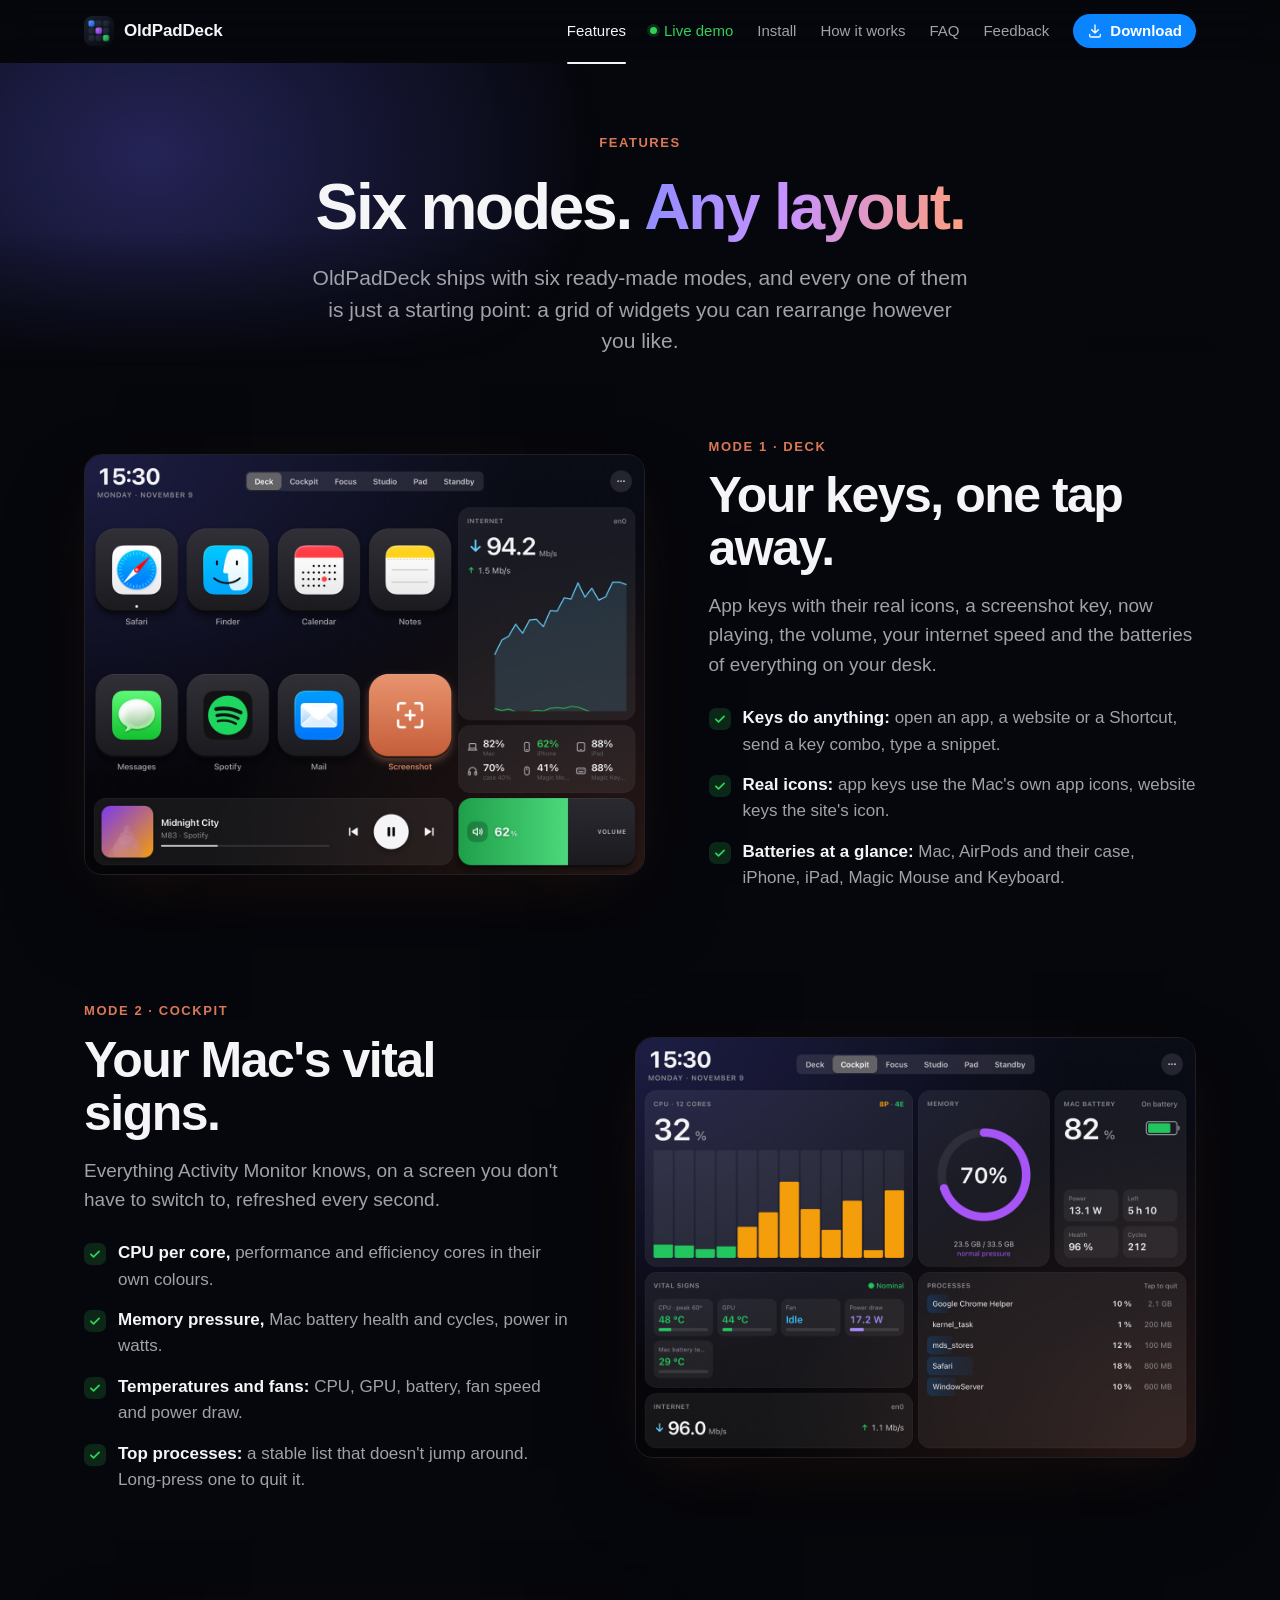
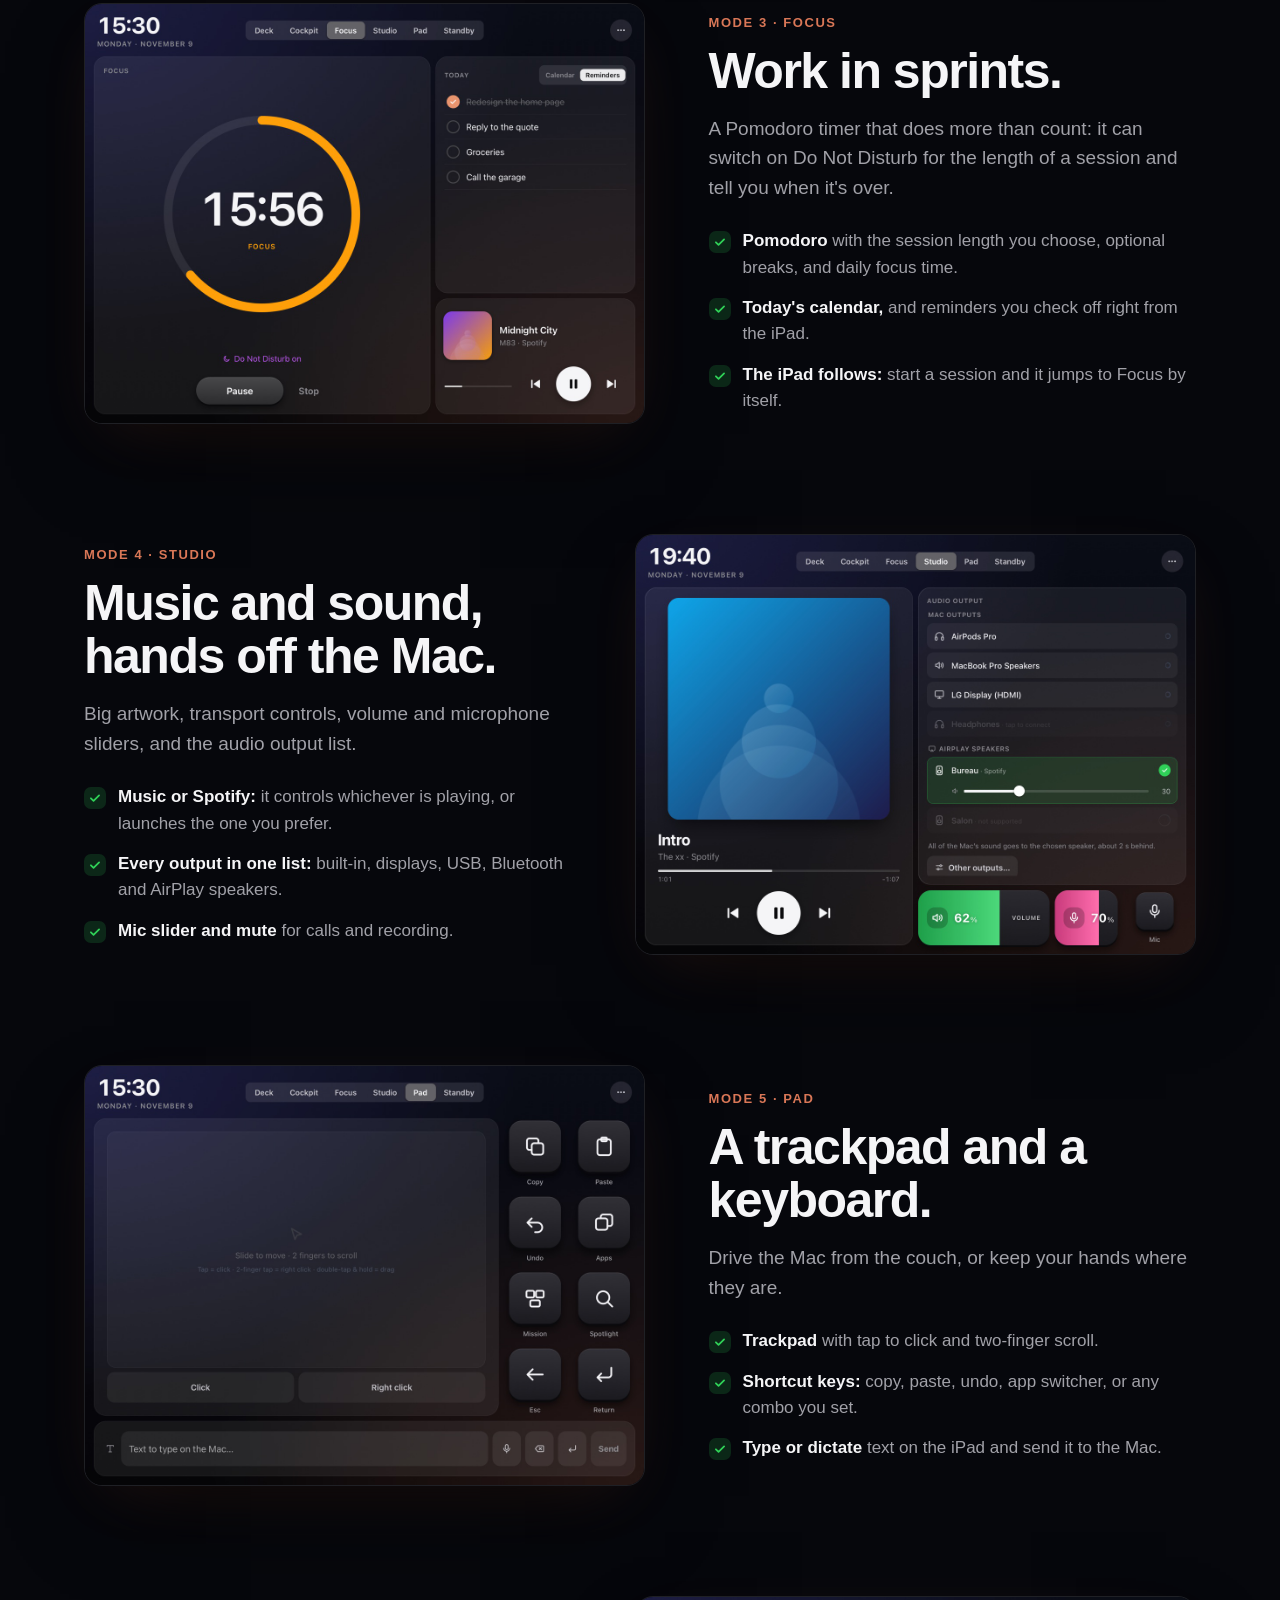
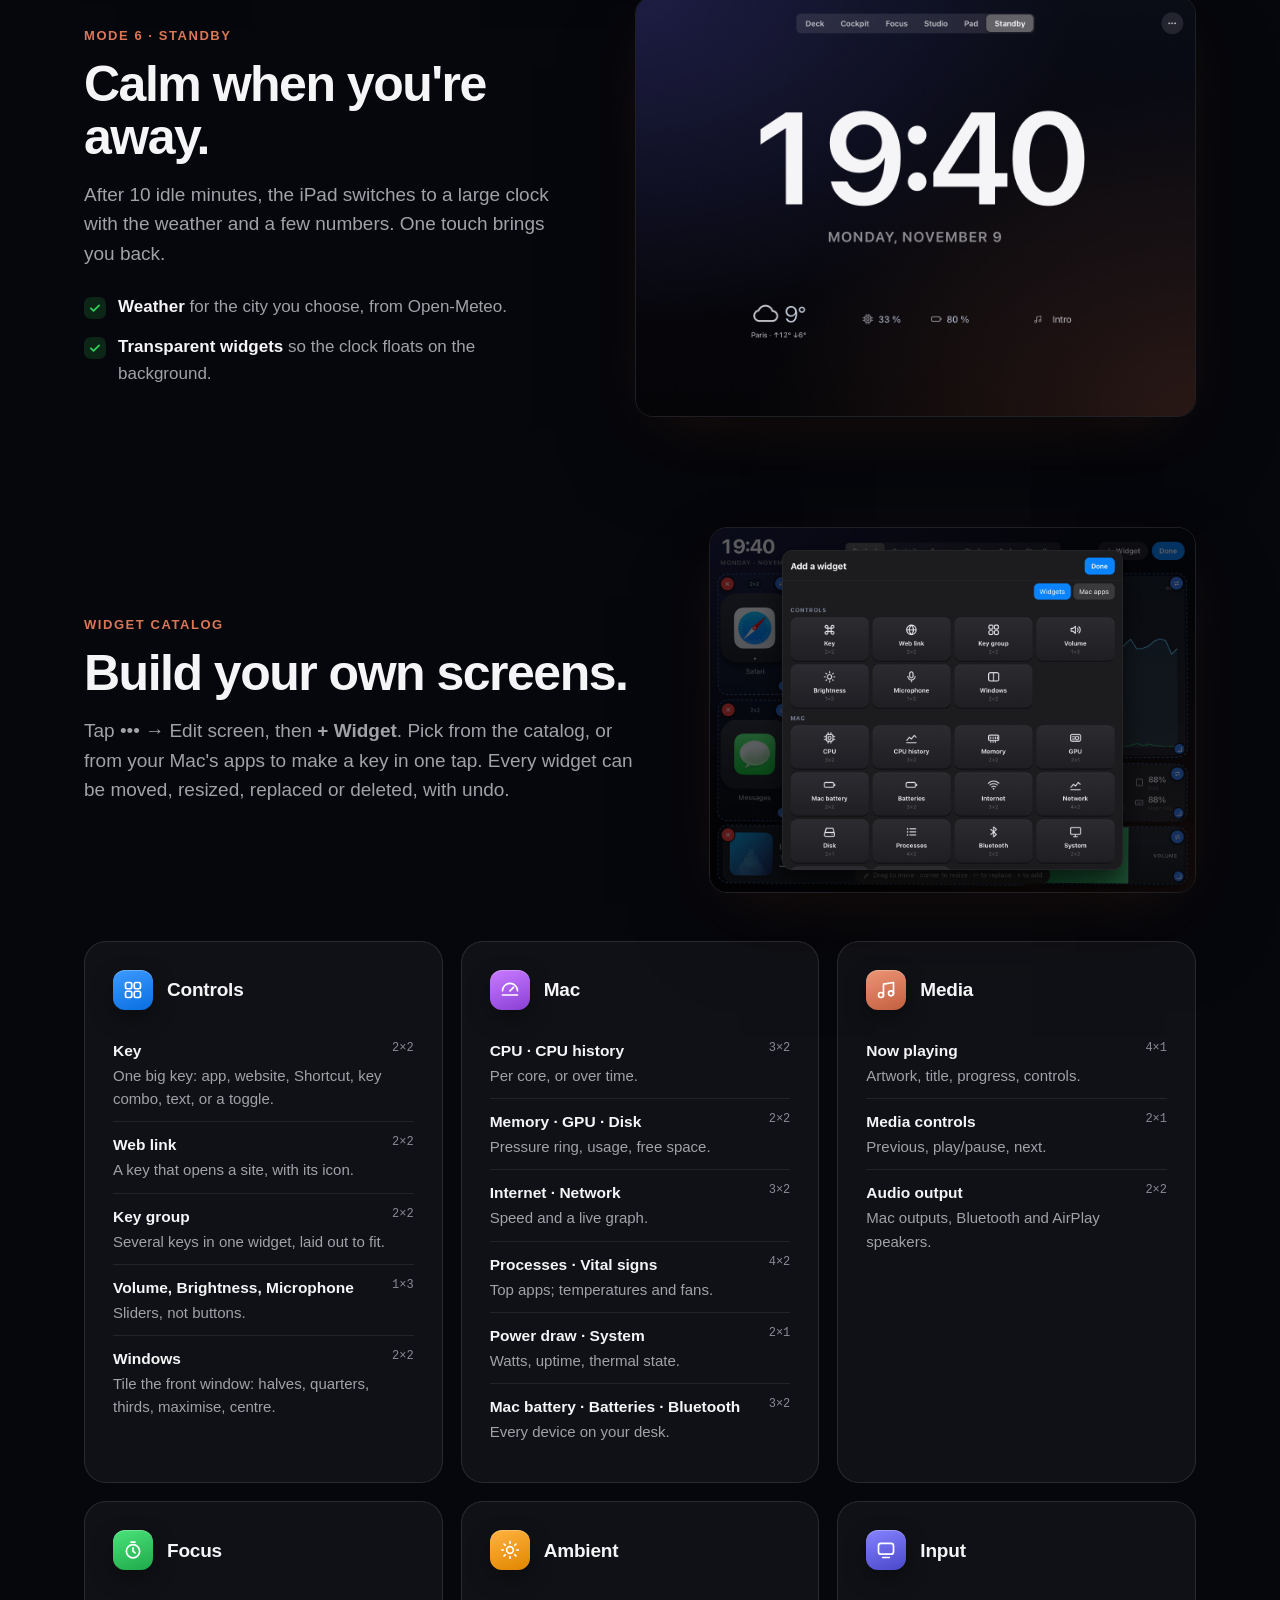
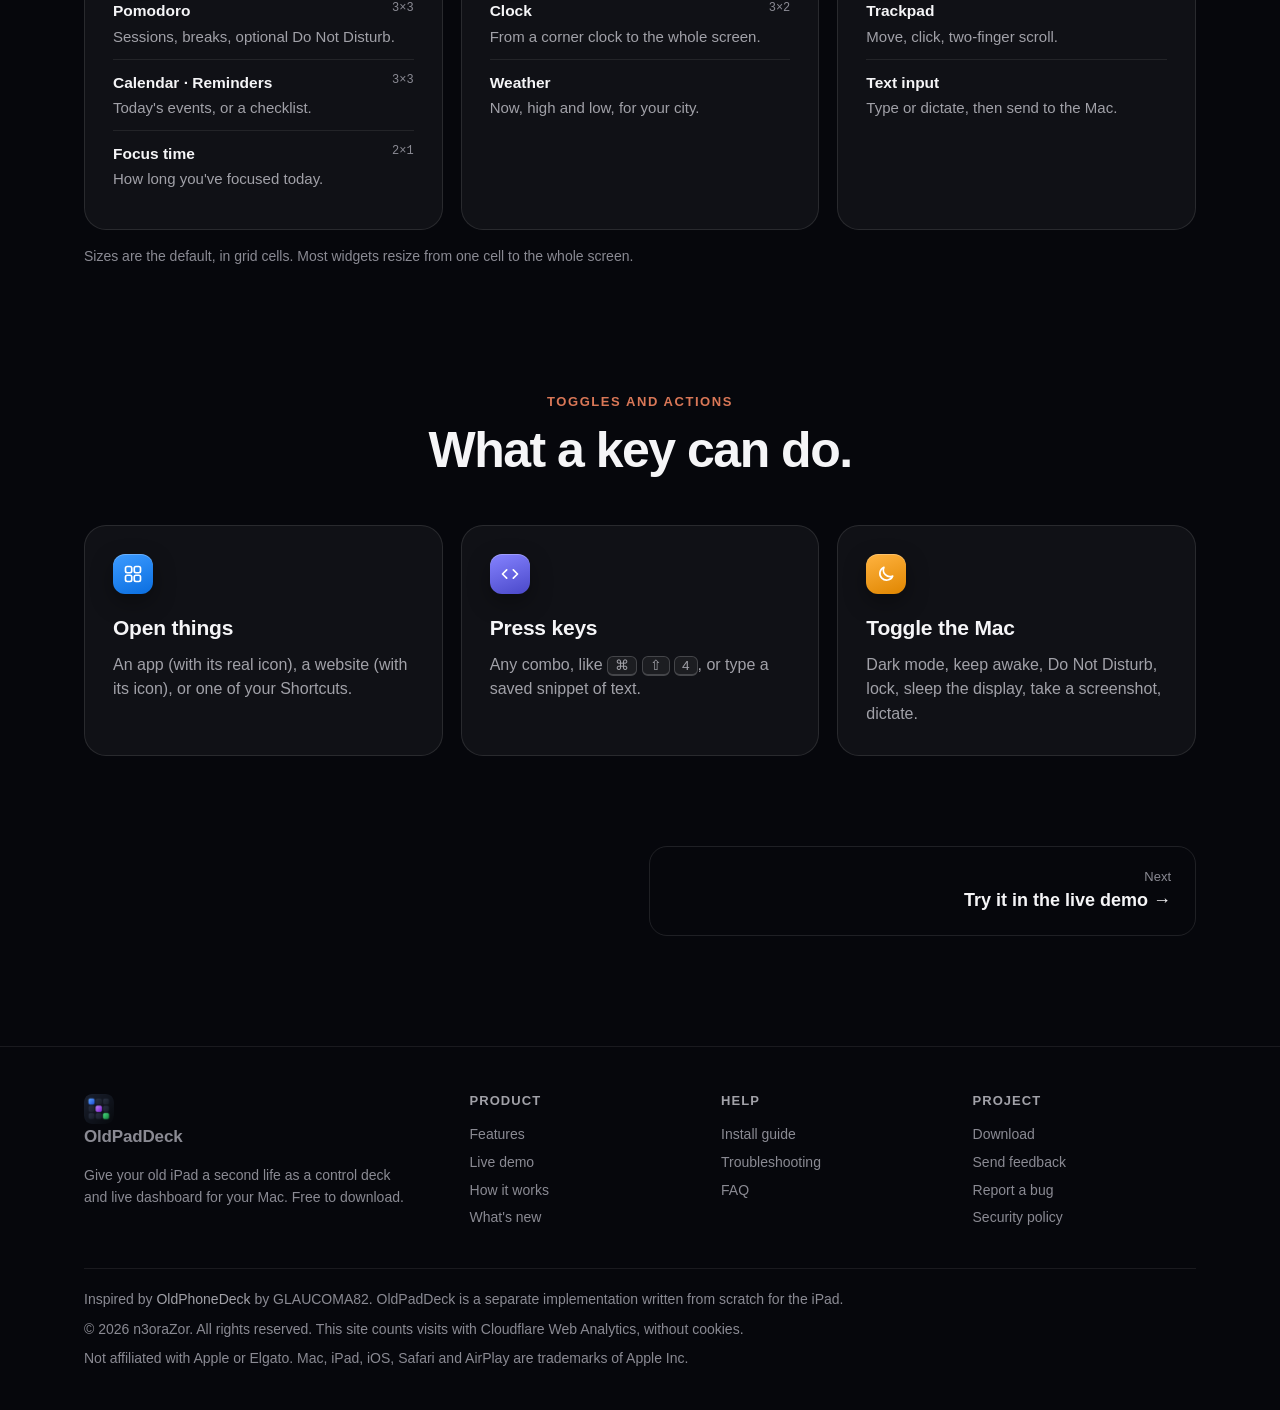
<file: docs/features.html>
<!doctype html>
<html lang="en">
<head>
<meta charset="utf-8">
<meta name="viewport" content="width=device-width, initial-scale=1, viewport-fit=cover">
<title>Features · OldPadDeck</title>
<meta name="description" content="Six modes and some two dozen widgets: app keys, Shortcuts, trackpad, live CPU and temperatures, audio outputs, Pomodoro, calendar, reminders, clock and weather.">
<meta name="theme-color" content="#06070c">
<meta name="color-scheme" content="dark">
<link rel="icon" type="image/png" href="images/icon.png">
<link rel="apple-touch-icon" href="images/apple-touch-icon.png">
<meta property="og:type" content="website">
<meta property="og:title" content="Features · OldPadDeck">
<meta property="og:description" content="Six modes and some two dozen widgets: app keys, Shortcuts, trackpad, live CPU and temperatures, audio outputs, Pomodoro, calendar, reminders, clock and weather.">
<meta property="og:image" content="https://oldpaddeck.com/images/og-card.jpg">
<meta name="twitter:card" content="summary_large_image">
<link rel="stylesheet" href="assets/site.css?v=f2e01bac56">
<link rel="canonical" href="https://oldpaddeck.com/features">
<meta property="og:url" content="https://oldpaddeck.com/features">
<meta property="og:site_name" content="OldPadDeck">
<meta property="og:image:width" content="1200">
<meta property="og:image:height" content="630">
<meta property="og:image:alt" content="OldPadDeck: an old iPad turned into a control deck for a Mac">
</head>
<body>
<nav class="nav">
  <div class="wrap">
    <a class="brand" href="/"><img src="images/icon.png" alt="">OldPadDeck</a>
    <div class="nav-links" id="navLinks">
      <a href="/features" aria-current="page">Features</a>
      <a href="/demo" class="demo-link">Live demo</a>
      <a href="/install">Install</a>
      <a href="/how-it-works">How it works</a>
      <a href="/faq">FAQ</a>
      <a href="/feedback">Feedback</a>
    </div>
    <a class="nav-gh dl" href="https://github.com/n3oraZor/OldPadDeck/releases/latest/download/OldPadDeck.dmg"><svg class="i" width="16" height="16" aria-hidden="true"><use href="assets/icons.svg#download"/></svg>Download</a>
    <button class="burger" type="button" aria-label="Menu" aria-controls="navLinks" aria-expanded="false"><svg class="i" width="20" height="20" aria-hidden="true"><use href="assets/icons.svg#menu"/></svg></button>
  </div>
</nav>

<main>
<section class="page-hero center">
  <div class="glows"><div class="glow indigo"></div><div class="glow clay"></div></div>
  <div class="wrap">
    <div class="eyebrow">Features</div>
    <h1>Six modes. <span class="grad">Any layout.</span></h1>
    <p class="lede">OldPadDeck ships with six ready-made modes, and every one of them is just a starting point: a grid of widgets you can rearrange however you like.</p>
  </div>
</section>

<section class="sec tight" id="deck">
  <div class="wrap split">
    <div class="shot rv"><img src="images/mode-deck.jpg" alt="Deck mode" width="1280" height="960"></div>
    <div class="rv">
      <div class="eyebrow">Mode 1 · Deck</div>
      <h2>Your keys, one tap away.</h2>
      <p class="sec-lede">App keys with their real icons, a screenshot key, now playing, the volume, your internet speed and the batteries of everything on your desk.</p>
      <ul class="checks">
        <li><b>Keys do anything:</b> open an app, a website or a Shortcut, send a key combo, type a snippet.</li>
        <li><b>Real icons:</b> app keys use the Mac's own app icons, website keys the site's icon.</li>
        <li><b>Batteries at a glance:</b> Mac, AirPods and their case, iPhone, iPad, Magic Mouse and Keyboard.</li>
      </ul>
    </div>
  </div>
</section>

<section class="sec" id="cockpit">
  <div class="wrap split rev">
    <div class="shot rv"><img src="images/mode-cockpit.jpg" alt="Cockpit mode" width="1280" height="960" loading="lazy"></div>
    <div class="rv">
      <div class="eyebrow">Mode 2 · Cockpit</div>
      <h2>Your Mac's vital signs.</h2>
      <p class="sec-lede">Everything Activity Monitor knows, on a screen you don't have to switch to, refreshed every second.</p>
      <ul class="checks">
        <li><b>CPU per core,</b> performance and efficiency cores in their own colours.</li>
        <li><b>Memory pressure,</b> Mac battery health and cycles, power in watts.</li>
        <li><b>Temperatures and fans:</b> CPU, GPU, battery, fan speed and power draw.</li>
        <li><b>Top processes:</b> a stable list that doesn't jump around. Long-press one to quit it.</li>
      </ul>
    </div>
  </div>
</section>

<section class="sec" id="focus-mode">
  <div class="wrap split">
    <div class="shot rv"><img src="images/mode-focus.jpg" alt="Focus mode" width="1280" height="960" loading="lazy"></div>
    <div class="rv">
      <div class="eyebrow">Mode 3 · Focus</div>
      <h2>Work in sprints.</h2>
      <p class="sec-lede">A Pomodoro timer that does more than count: it can switch on Do Not Disturb for the length of a session and tell you when it's over.</p>
      <ul class="checks">
        <li><b>Pomodoro</b> with the session length you choose, optional breaks, and daily focus time.</li>
        <li><b>Today's calendar,</b> and reminders you check off right from the iPad.</li>
        <li><b>The iPad follows:</b> start a session and it jumps to Focus by itself.</li>
      </ul>
    </div>
  </div>
</section>

<section class="sec" id="studio">
  <div class="wrap split rev">
    <div class="shot rv"><img src="images/studio-audio.jpg" alt="Studio mode with the audio output list" width="1280" height="960" loading="lazy"></div>
    <div class="rv">
      <div class="eyebrow">Mode 4 · Studio</div>
      <h2>Music and sound, hands off the Mac.</h2>
      <p class="sec-lede">Big artwork, transport controls, volume and microphone sliders, and the audio output list.</p>
      <ul class="checks">
        <li><b>Music or Spotify:</b> it controls whichever is playing, or launches the one you prefer.</li>
        <li><b>Every output in one list:</b> built-in, displays, USB, Bluetooth and AirPlay speakers.</li>
        <li><b>Mic slider and mute</b> for calls and recording.</li>
      </ul>
    </div>
  </div>
</section>

<section class="sec" id="pad">
  <div class="wrap split">
    <div class="shot rv"><img src="images/mode-pad.jpg" alt="Pad mode" width="1280" height="960" loading="lazy"></div>
    <div class="rv">
      <div class="eyebrow">Mode 5 · Pad</div>
      <h2>A trackpad and a keyboard.</h2>
      <p class="sec-lede">Drive the Mac from the couch, or keep your hands where they are.</p>
      <ul class="checks">
        <li><b>Trackpad</b> with tap to click and two-finger scroll.</li>
        <li><b>Shortcut keys:</b> copy, paste, undo, app switcher, or any combo you set.</li>
        <li><b>Type or dictate</b> text on the iPad and send it to the Mac.</li>
      </ul>
    </div>
  </div>
</section>

<section class="sec" id="standby">
  <div class="wrap split rev">
    <div class="shot rv"><img src="images/mode-standby.jpg" alt="Standby mode" width="1280" height="960" loading="lazy"></div>
    <div class="rv">
      <div class="eyebrow">Mode 6 · Standby</div>
      <h2>Calm when you're away.</h2>
      <p class="sec-lede">After 10 idle minutes, the iPad switches to a large clock with the weather and a few numbers. One touch brings you back.</p>
      <ul class="checks">
        <li><b>Weather</b> for the city you choose, from Open-Meteo.</li>
        <li><b>Transparent widgets</b> so the clock floats on the background.</li>
      </ul>
    </div>
  </div>
</section>

<section class="sec" id="catalog">
  <div class="wrap">
    <div class="split">
      <div class="rv">
        <div class="eyebrow">Widget catalog</div>
        <h2>Build your own screens.</h2>
        <p class="sec-lede">Tap ••• → Edit screen, then <b>+ Widget</b>. Pick from the catalog, or from your Mac's apps to make a key in one tap. Every widget can be moved, resized, replaced or deleted, with undo.</p>
      </div>
      <div class="shot rv"><img src="images/widget-catalog.jpg" alt="The Add a widget sheet with Controls and Mac categories" width="1280" height="960" loading="lazy"></div>
    </div>

    <div class="grid-3">
      <div class="card rv" id="controls">
        <div class="cat-head"><div class="tile blue sm"><svg class="i" width="20" height="20" aria-hidden="true"><use href="assets/icons.svg#keys"/></svg></div><h3>Controls</h3></div>
        <ul class="wlist">
          <li><span class="size">2×2</span><b>Key</b>One big key: app, website, Shortcut, key combo, text, or a toggle.</li>
          <li><span class="size">2×2</span><b>Web link</b>A key that opens a site, with its icon.</li>
          <li><span class="size">2×2</span><b>Key group</b>Several keys in one widget, laid out to fit.</li>
          <li><span class="size">1×3</span><b>Volume, Brightness, Microphone</b>Sliders, not buttons.</li>
          <li><span class="size">2×2</span><b>Windows</b>Tile the front window: halves, quarters, thirds, maximise, centre.</li>
        </ul>
      </div>
      <div class="card rv" id="mac">
        <div class="cat-head"><div class="tile purple sm"><svg class="i" width="20" height="20" aria-hidden="true"><use href="assets/icons.svg#gauge"/></svg></div><h3>Mac</h3></div>
        <ul class="wlist">
          <li><span class="size">3×2</span><b>CPU · CPU history</b>Per core, or over time.</li>
          <li><span class="size">2×2</span><b>Memory · GPU · Disk</b>Pressure ring, usage, free space.</li>
          <li><span class="size">3×2</span><b>Internet · Network</b>Speed and a live graph.</li>
          <li><span class="size">4×2</span><b>Processes · Vital signs</b>Top apps; temperatures and fans.</li>
          <li><span class="size">2×1</span><b>Power draw · System</b>Watts, uptime, thermal state.</li>
          <li><span class="size">3×2</span><b>Mac battery · Batteries · Bluetooth</b>Every device on your desk.</li>
        </ul>
      </div>
      <div class="card rv" id="media">
        <div class="cat-head"><div class="tile clay sm"><svg class="i" width="20" height="20" aria-hidden="true"><use href="assets/icons.svg#music"/></svg></div><h3>Media</h3></div>
        <ul class="wlist">
          <li><span class="size">4×1</span><b>Now playing</b>Artwork, title, progress, controls.</li>
          <li><span class="size">2×1</span><b>Media controls</b>Previous, play/pause, next.</li>
          <li><span class="size">2×2</span><b>Audio output</b>Mac outputs, Bluetooth and AirPlay speakers.</li>
        </ul>
      </div>
      <div class="card rv" id="focus">
        <div class="cat-head"><div class="tile green sm"><svg class="i" width="20" height="20" aria-hidden="true"><use href="assets/icons.svg#timer"/></svg></div><h3>Focus</h3></div>
        <ul class="wlist">
          <li><span class="size">3×3</span><b>Pomodoro</b>Sessions, breaks, optional Do Not Disturb.</li>
          <li><span class="size">3×3</span><b>Calendar · Reminders</b>Today's events, or a checklist.</li>
          <li><span class="size">2×1</span><b>Focus time</b>How long you've focused today.</li>
        </ul>
      </div>
      <div class="card rv" id="ambient">
        <div class="cat-head"><div class="tile orange sm"><svg class="i" width="20" height="20" aria-hidden="true"><use href="assets/icons.svg#sun"/></svg></div><h3>Ambient</h3></div>
        <ul class="wlist">
          <li><span class="size">3×2</span><b>Clock</b>From a corner clock to the whole screen.</li>
          <li><b>Weather</b>Now, high and low, for your city.</li>
        </ul>
      </div>
      <div class="card rv" id="input">
        <div class="cat-head"><div class="tile indigo sm"><svg class="i" width="20" height="20" aria-hidden="true"><use href="assets/icons.svg#pointer"/></svg></div><h3>Input</h3></div>
        <ul class="wlist">
          <li><b>Trackpad</b>Move, click, two-finger scroll.</li>
          <li><b>Text input</b>Type or dictate, then send to the Mac.</li>
        </ul>
      </div>
    </div>
    <p class="fine rv">Sizes are the default, in grid cells. Most widgets resize from one cell to the whole screen.</p>
  </div>
</section>

<section class="sec">
  <div class="wrap">
    <div class="center rv">
      <div class="eyebrow">Toggles and actions</div>
      <h2>What a key can do.</h2>
    </div>
    <div class="grid-3">
      <div class="card rv"><div class="tile blue sm"><svg class="i" width="20" height="20" aria-hidden="true"><use href="assets/icons.svg#keys"/></svg></div><h3>Open things</h3><p>An app (with its real icon), a website (with its icon), or one of your Shortcuts.</p></div>
      <div class="card rv"><div class="tile indigo sm"><svg class="i" width="20" height="20" aria-hidden="true"><use href="assets/icons.svg#code"/></svg></div><h3>Press keys</h3><p>Any combo, like <kbd>⌘</kbd> <kbd>⇧</kbd> <kbd>4</kbd>, or type a saved snippet of text.</p></div>
      <div class="card rv"><div class="tile orange sm"><svg class="i" width="20" height="20" aria-hidden="true"><use href="assets/icons.svg#moon"/></svg></div><h3>Toggle the Mac</h3><p>Dark mode, keep awake, Do Not Disturb, lock, sleep the display, take a screenshot, dictate.</p></div>
    </div>
  </div>
  <div class="wrap">
    <div class="pager">
      <a class="next" href="/demo"><span>Next</span><b>Try it in the live demo →</b></a>
    </div>
  </div>
</section>
</main>

<footer>
  <div class="wrap">
    <div class="foot">
      <div>
        <a class="brand" href="/"><img src="images/icon.png" alt="">OldPadDeck</a>
        <p>Give your old iPad a second life as a control deck and live dashboard for your Mac. Free to download.</p>
      </div>
      <div>
        <h4>Product</h4>
        <a href="/features">Features</a>
        <a href="/demo">Live demo</a>
        <a href="/how-it-works">How it works</a>
        <a href="/whats-new">What's new</a>
      </div>
      <div>
        <h4>Help</h4>
        <a href="/install">Install guide</a>
        <a href="/install#troubleshooting">Troubleshooting</a>
        <a href="/faq">FAQ</a>
      </div>
      <div>
        <h4>Project</h4>
        <a href="https://github.com/n3oraZor/OldPadDeck/releases/latest/download/OldPadDeck.dmg">Download</a>
        <a href="/feedback">Send feedback</a>
        <a href="https://github.com/n3oraZor/OldPadDeck/issues/new/choose">Report a bug</a>
        <a href="https://github.com/n3oraZor/OldPadDeck/blob/main/SECURITY.md">Security policy</a>
      </div>
    </div>
    <div class="foot-bottom">
      <span>Inspired by <a href="https://github.com/GLAUCOMA82/OldPhoneDeck">OldPhoneDeck</a> by GLAUCOMA82. OldPadDeck is a separate implementation written from scratch for the iPad.</span>
      <span>© 2026 n3oraZor. All rights reserved. This site counts visits with Cloudflare Web Analytics, without cookies.</span>
      <span>Not affiliated with Apple or Elgato. Mac, iPad, iOS, Safari and AirPlay are trademarks of Apple Inc.</span>
    </div>
  </div>
</footer>
<script src="assets/site.js?v=21c1afc66a"></script>
<script type='module' src='https://static.cloudflareinsights.com/beacon.min.js' data-cf-beacon='{"token": "514c5fb9c1034bb5af0a88831e3ab9c0"}'></script>
</body>
</html>
</file>
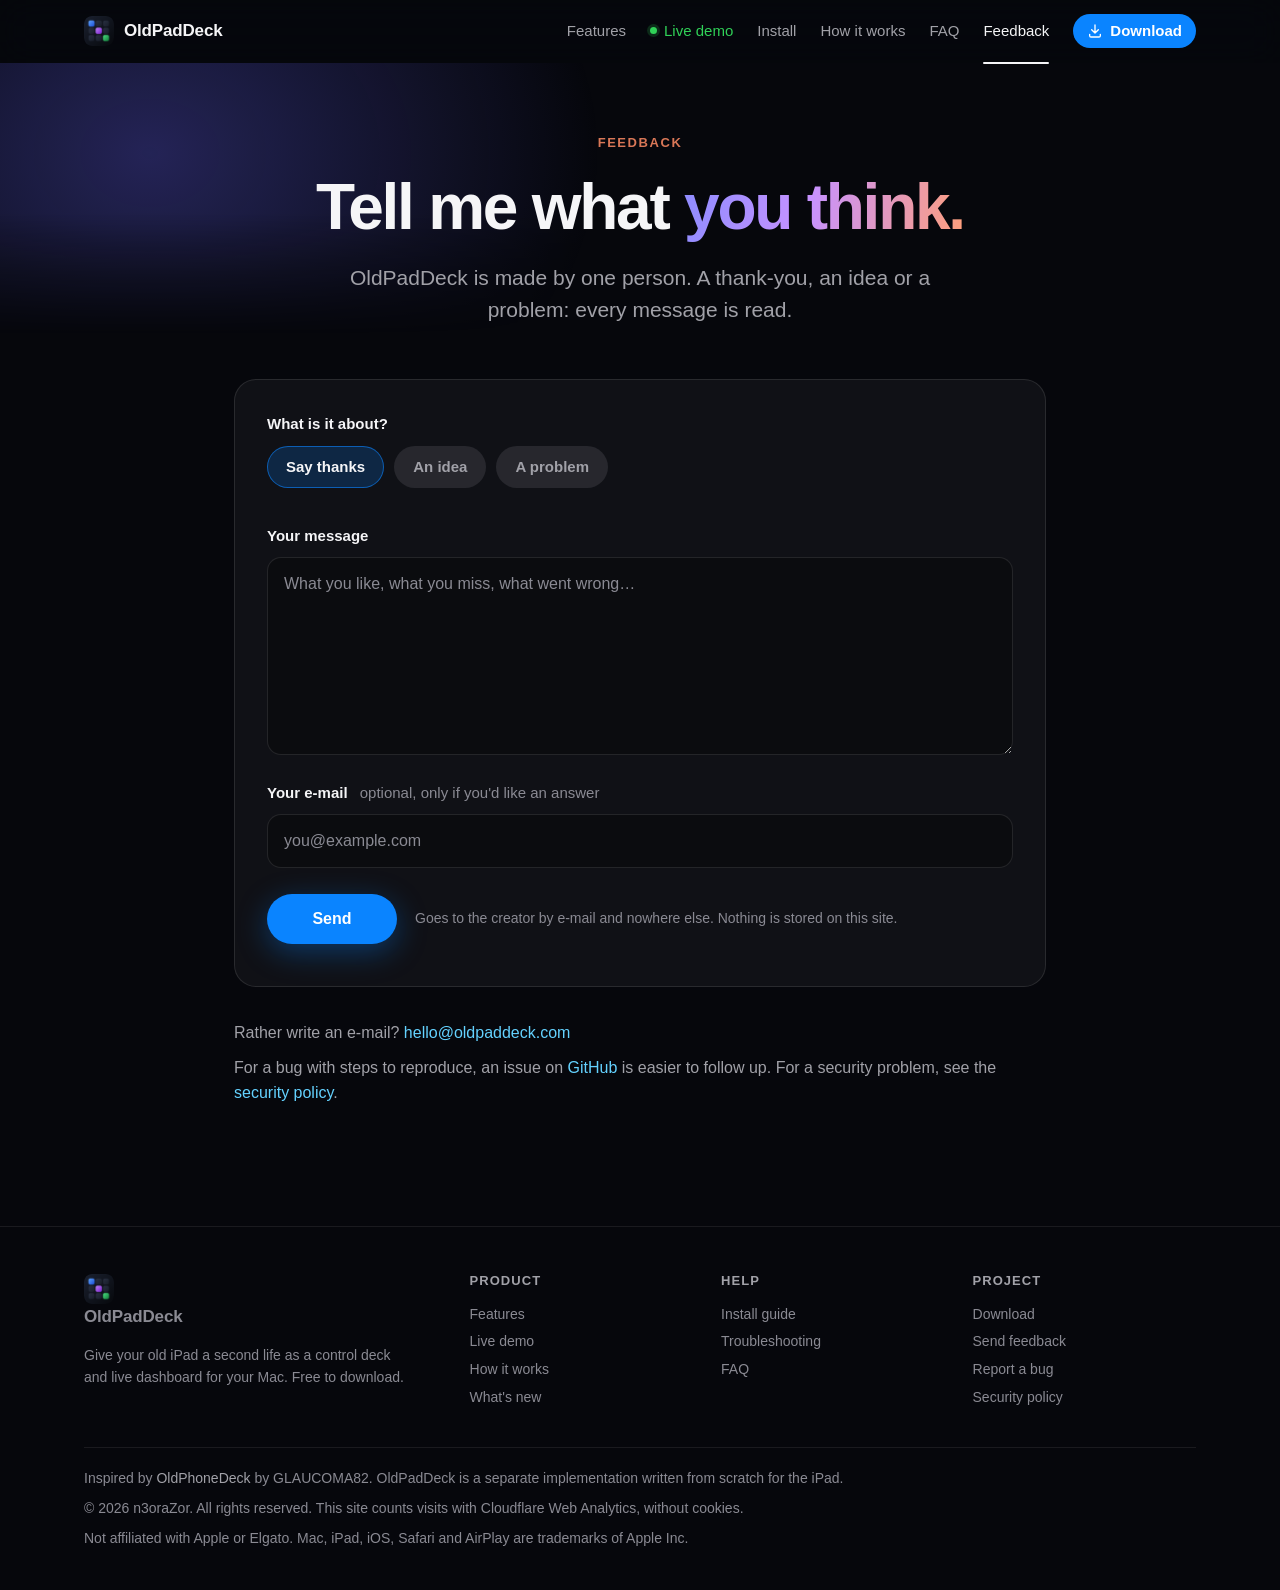
<file: docs/feedback.html>
<!doctype html>
<html lang="en">
<head>
<meta charset="utf-8">
<meta name="viewport" content="width=device-width, initial-scale=1, viewport-fit=cover">
<title>Send feedback · OldPadDeck</title>
<meta name="description" content="Say thanks, suggest an idea or report a problem with OldPadDeck: a short form that goes straight to its creator. No account needed.">
<meta name="theme-color" content="#06070c">
<meta name="color-scheme" content="dark">
<link rel="icon" type="image/png" href="images/icon.png">
<link rel="apple-touch-icon" href="images/apple-touch-icon.png">
<meta property="og:type" content="website">
<meta property="og:title" content="Send feedback · OldPadDeck">
<meta property="og:description" content="Say thanks, suggest an idea or report a problem with OldPadDeck: a short form that goes straight to its creator. No account needed.">
<meta property="og:image" content="https://oldpaddeck.com/images/og-card.jpg">
<meta name="twitter:card" content="summary_large_image">
<link rel="stylesheet" href="assets/site.css?v=f2e01bac56">
<link rel="canonical" href="https://oldpaddeck.com/feedback">
<meta property="og:url" content="https://oldpaddeck.com/feedback">
<meta property="og:site_name" content="OldPadDeck">
<meta property="og:image:width" content="1200">
<meta property="og:image:height" content="630">
<meta property="og:image:alt" content="OldPadDeck: an old iPad turned into a control deck for a Mac">
</head>
<body>
<nav class="nav">
  <div class="wrap">
    <a class="brand" href="/"><img src="images/icon.png" alt="">OldPadDeck</a>
    <div class="nav-links" id="navLinks">
      <a href="/features">Features</a>
      <a href="/demo" class="demo-link">Live demo</a>
      <a href="/install">Install</a>
      <a href="/how-it-works">How it works</a>
      <a href="/faq">FAQ</a>
      <a href="/feedback" aria-current="page">Feedback</a>
    </div>
    <a class="nav-gh dl" href="https://github.com/n3oraZor/OldPadDeck/releases/latest/download/OldPadDeck.dmg"><svg class="i" width="16" height="16" aria-hidden="true"><use href="assets/icons.svg#download"/></svg>Download</a>
    <button class="burger" type="button" aria-label="Menu" aria-controls="navLinks" aria-expanded="false"><svg class="i" width="20" height="20" aria-hidden="true"><use href="assets/icons.svg#menu"/></svg></button>
  </div>
</nav>

<main>
<section class="page-hero center">
  <div class="glows"><div class="glow indigo"></div><div class="glow clay"></div></div>
  <div class="wrap">
    <div class="eyebrow">Feedback</div>
    <h1>Tell me what <span class="grad">you think.</span></h1>
    <p class="lede">OldPadDeck is made by one person. A thank-you, an idea or a problem: every message is read.</p>
  </div>
</section>

<div class="wrap narrow">
  <form class="card fb" id="fbForm" action="mailto:hello@oldpaddeck.com" method="post" enctype="text/plain" novalidate>
    <fieldset class="fb-kinds">
      <legend>What is it about?</legend>
      <label><input type="radio" name="kind" value="thanks" checked><span>Say thanks</span></label>
      <label><input type="radio" name="kind" value="idea"><span>An idea</span></label>
      <label><input type="radio" name="kind" value="problem"><span>A problem</span></label>
    </fieldset>
    <label class="fb-field" for="fbMessage">Your message</label>
    <textarea id="fbMessage" name="message" rows="7" maxlength="4000" required placeholder="What you like, what you miss, what went wrong…"></textarea>
    <label class="fb-field" for="fbEmail">Your e-mail <span class="fb-opt">optional, only if you'd like an answer</span></label>
    <input id="fbEmail" name="email" type="email" maxlength="254" autocomplete="email" inputmode="email" placeholder="you@example.com">
    <div class="fb-hp" aria-hidden="true"><label for="fbWebsite">Leave this field empty</label><input id="fbWebsite" name="website" type="text" tabindex="-1" autocomplete="off"></div>
    <p class="fb-meta" id="fbMeta" hidden></p>
    <p class="fb-error" id="fbError" role="alert" hidden></p>
    <div class="fb-actions">
      <button class="btn primary" type="submit" id="fbSend">Send</button>
      <span class="fb-note">Goes to the creator by e-mail and nowhere else. Nothing is stored on this site.</span>
    </div>
  </form>

  <div class="card fb-done" id="fbDone" role="status" hidden>
    <svg class="i" width="34" height="34" aria-hidden="true"><use href="assets/icons.svg#check"/></svg>
    <h2>Sent. Thank you!</h2>
    <p id="fbDoneText">Your message is on its way.</p>
    <div class="cta" style="margin-top:22px"><a class="btn ghost small" href="/">Back to the site</a></div>
  </div>

  <div class="fb-other">
    <p>Rather write an e-mail? <a href="mailto:hello@oldpaddeck.com">hello@oldpaddeck.com</a></p>
    <p>For a bug with steps to reproduce, an issue on <a href="https://github.com/n3oraZor/OldPadDeck/issues/new/choose">GitHub</a> is easier to follow up. For a security problem, see the <a href="https://github.com/n3oraZor/OldPadDeck/blob/main/SECURITY.md">security policy</a>.</p>
  </div>
</div>
</main>

<footer>
  <div class="wrap">
    <div class="foot">
      <div>
        <a class="brand" href="/"><img src="images/icon.png" alt="">OldPadDeck</a>
        <p>Give your old iPad a second life as a control deck and live dashboard for your Mac. Free to download.</p>
      </div>
      <div>
        <h4>Product</h4>
        <a href="/features">Features</a>
        <a href="/demo">Live demo</a>
        <a href="/how-it-works">How it works</a>
        <a href="/whats-new">What's new</a>
      </div>
      <div>
        <h4>Help</h4>
        <a href="/install">Install guide</a>
        <a href="/install#troubleshooting">Troubleshooting</a>
        <a href="/faq">FAQ</a>
      </div>
      <div>
        <h4>Project</h4>
        <a href="https://github.com/n3oraZor/OldPadDeck/releases/latest/download/OldPadDeck.dmg">Download</a>
        <a href="/feedback">Send feedback</a>
        <a href="https://github.com/n3oraZor/OldPadDeck/issues/new/choose">Report a bug</a>
        <a href="https://github.com/n3oraZor/OldPadDeck/blob/main/SECURITY.md">Security policy</a>
      </div>
    </div>
    <div class="foot-bottom">
      <span>Inspired by <a href="https://github.com/GLAUCOMA82/OldPhoneDeck">OldPhoneDeck</a> by GLAUCOMA82. OldPadDeck is a separate implementation written from scratch for the iPad.</span>
      <span>© 2026 n3oraZor. All rights reserved. This site counts visits with Cloudflare Web Analytics, without cookies.</span>
      <span>Not affiliated with Apple or Elgato. Mac, iPad, iOS, Safari and AirPlay are trademarks of Apple Inc.</span>
    </div>
  </div>
</footer>
<script src="assets/site.js?v=21c1afc66a"></script>
<script type='module' src='https://static.cloudflareinsights.com/beacon.min.js' data-cf-beacon='{"token": "514c5fb9c1034bb5af0a88831e3ab9c0"}'></script>
</body>
</html>
</file>
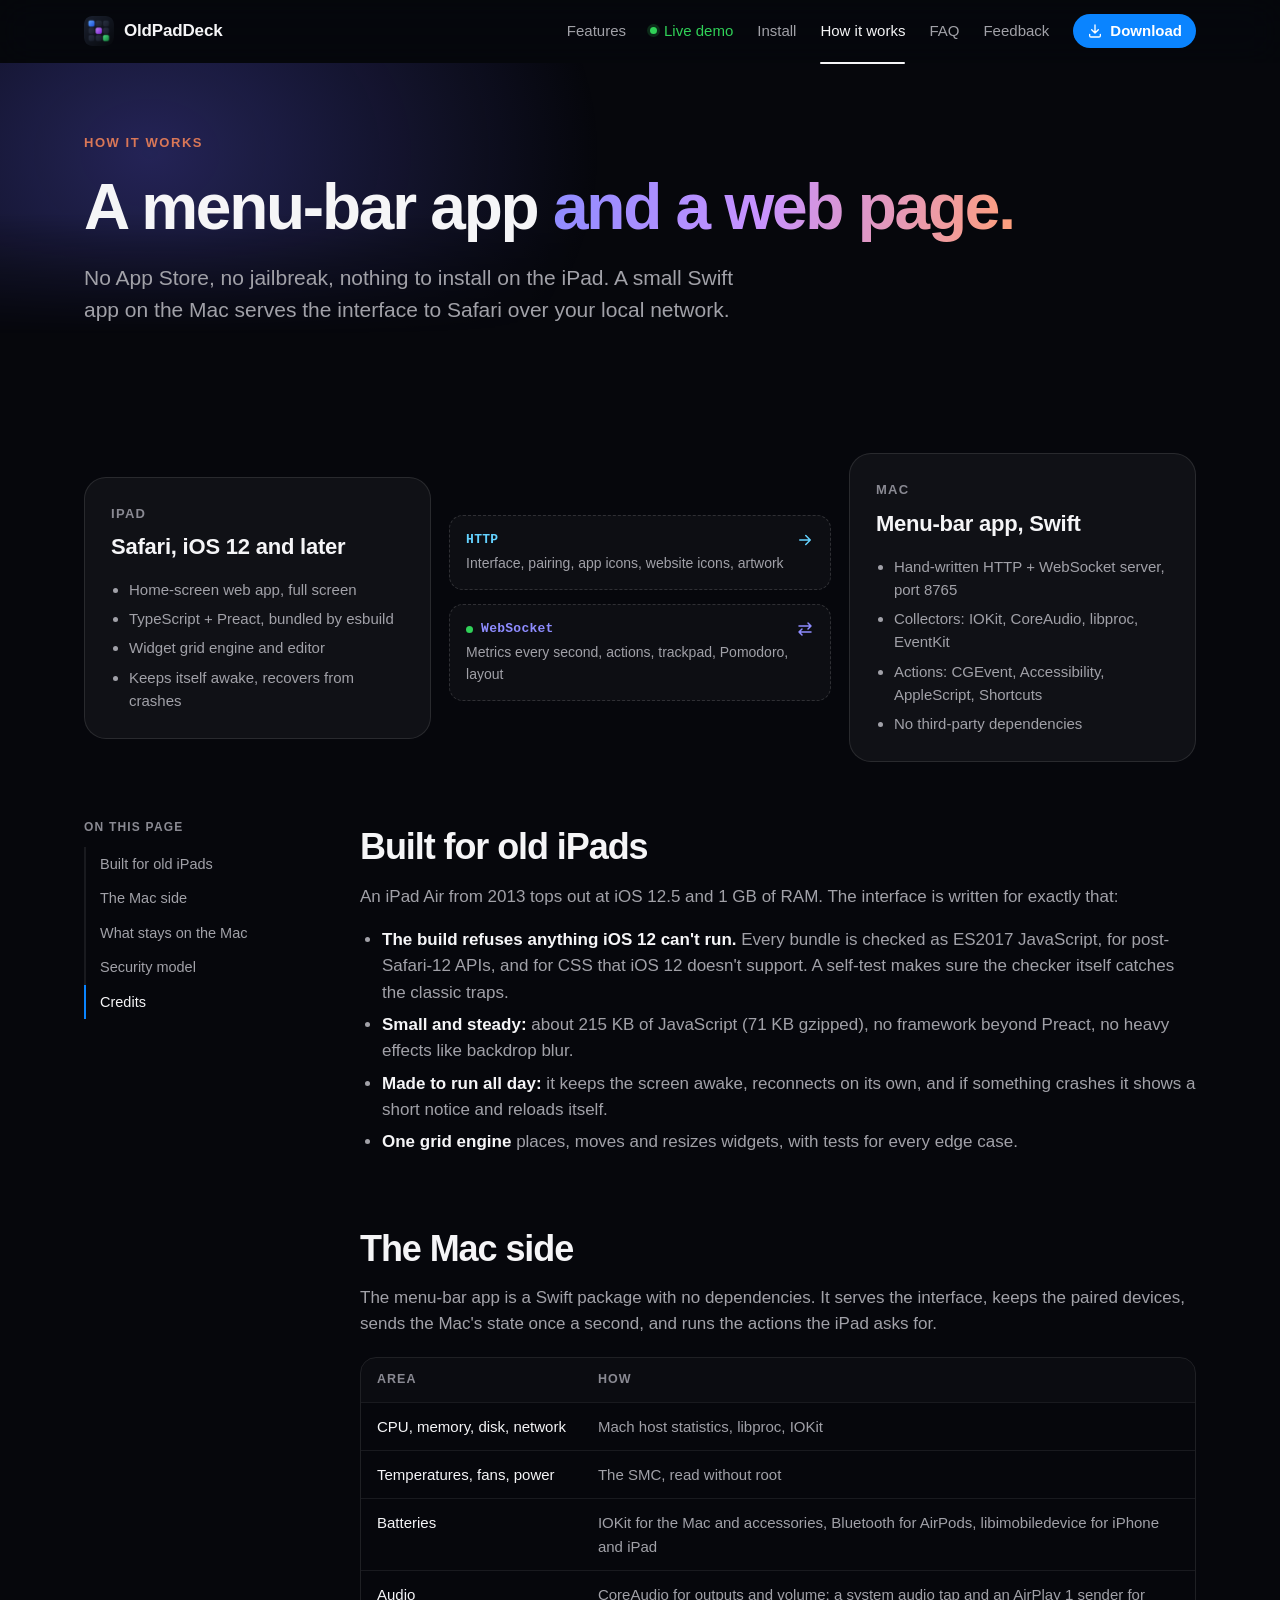
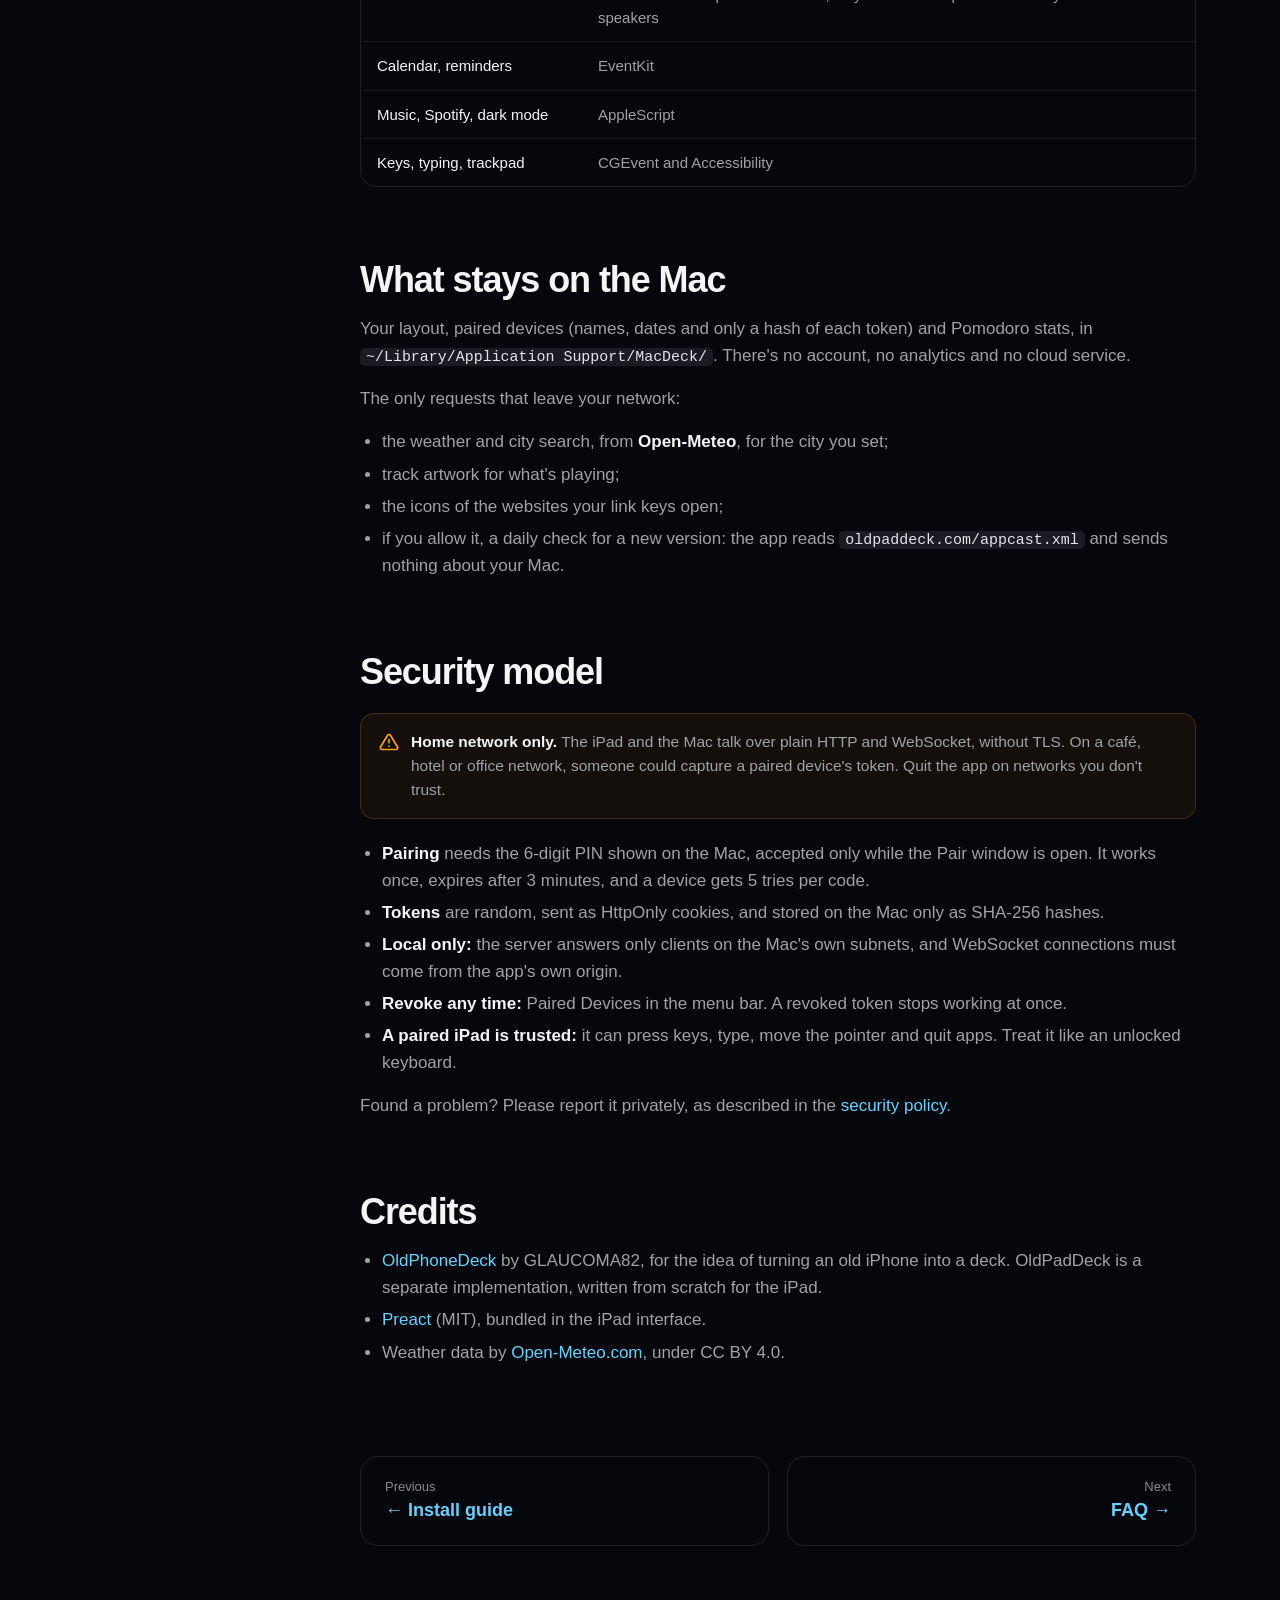
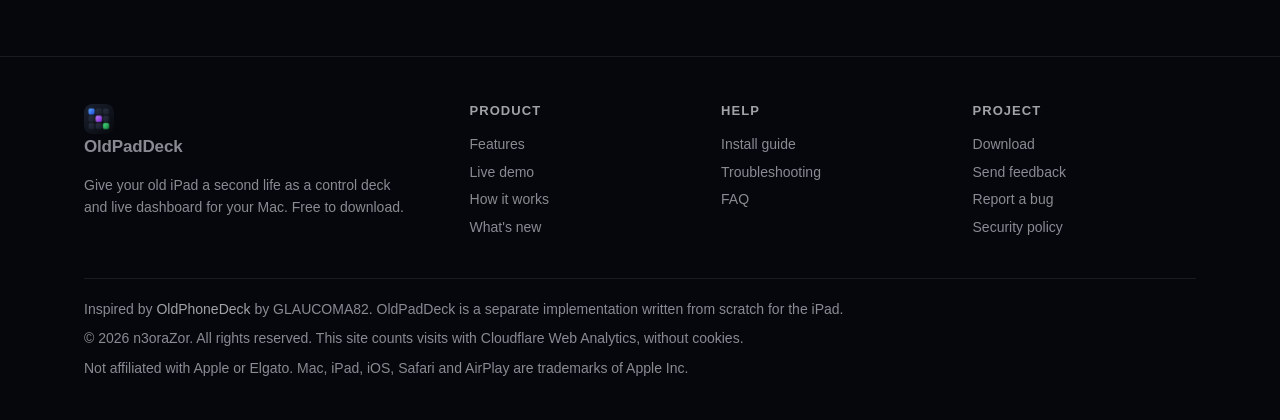
<file: docs/how-it-works.html>
<!doctype html>
<html lang="en">
<head>
<meta charset="utf-8">
<meta name="viewport" content="width=device-width, initial-scale=1, viewport-fit=cover">
<title>How it works · OldPadDeck</title>
<meta name="description" content="A small menu-bar app on your Mac serves the deck to Safari on your old iPad over your local network. What stays on the Mac, and the security model.">
<meta name="theme-color" content="#06070c">
<meta name="color-scheme" content="dark">
<link rel="icon" type="image/png" href="images/icon.png">
<link rel="apple-touch-icon" href="images/apple-touch-icon.png">
<meta property="og:type" content="website">
<meta property="og:title" content="How it works · OldPadDeck">
<meta property="og:description" content="A small menu-bar app on your Mac serves the deck to Safari on your old iPad over your local network. What stays on the Mac, and the security model.">
<meta property="og:image" content="https://oldpaddeck.com/images/og-card.jpg">
<meta name="twitter:card" content="summary_large_image">
<link rel="stylesheet" href="assets/site.css?v=f2e01bac56">
<link rel="canonical" href="https://oldpaddeck.com/how-it-works">
<meta property="og:url" content="https://oldpaddeck.com/how-it-works">
<meta property="og:site_name" content="OldPadDeck">
<meta property="og:image:width" content="1200">
<meta property="og:image:height" content="630">
<meta property="og:image:alt" content="OldPadDeck: an old iPad turned into a control deck for a Mac">
</head>
<body>
<nav class="nav">
  <div class="wrap">
    <a class="brand" href="/"><img src="images/icon.png" alt="">OldPadDeck</a>
    <div class="nav-links" id="navLinks">
      <a href="/features">Features</a>
      <a href="/demo" class="demo-link">Live demo</a>
      <a href="/install">Install</a>
      <a href="/how-it-works" aria-current="page">How it works</a>
      <a href="/faq">FAQ</a>
      <a href="/feedback">Feedback</a>
    </div>
    <a class="nav-gh dl" href="https://github.com/n3oraZor/OldPadDeck/releases/latest/download/OldPadDeck.dmg"><svg class="i" width="16" height="16" aria-hidden="true"><use href="assets/icons.svg#download"/></svg>Download</a>
    <button class="burger" type="button" aria-label="Menu" aria-controls="navLinks" aria-expanded="false"><svg class="i" width="20" height="20" aria-hidden="true"><use href="assets/icons.svg#menu"/></svg></button>
  </div>
</nav>

<main>
<section class="page-hero">
  <div class="glows"><div class="glow indigo"></div><div class="glow clay"></div></div>
  <div class="wrap">
    <div class="eyebrow">How it works</div>
    <h1>A menu-bar app <span class="grad">and a web page.</span></h1>
    <p class="lede">No App Store, no jailbreak, nothing to install on the iPad. A small Swift app on the Mac serves the interface to Safari over your local network.</p>
  </div>
</section>

<section class="sec tight">
  <div class="wrap">
    <div class="flow">
      <div class="node rv">
        <div class="label">iPad</div>
        <h3>Safari, iOS 12 and later</h3>
        <ul>
          <li>Home-screen web app, full screen</li>
          <li>TypeScript + Preact, bundled by esbuild</li>
          <li>Widget grid engine and editor</li>
          <li>Keeps itself awake, recovers from crashes</li>
        </ul>
      </div>
      <div class="wires rv">
        <div class="wire http"><b>HTTP<svg class="i" width="18" height="18" aria-hidden="true"><use href="assets/icons.svg#arrow"/></svg></b>Interface, pairing, app icons, website icons, artwork</div>
        <div class="wire ws"><b><span class="pulse"></span>WebSocket<svg class="i" width="18" height="18" aria-hidden="true"><use href="assets/icons.svg#both"/></svg></b>Metrics every second, actions, trackpad, Pomodoro, layout</div>
      </div>
      <div class="node rv">
        <div class="label">Mac</div>
        <h3>Menu-bar app, Swift</h3>
        <ul>
          <li>Hand-written HTTP + WebSocket server, port 8765</li>
          <li>Collectors: IOKit, CoreAudio, libproc, EventKit</li>
          <li>Actions: CGEvent, Accessibility, AppleScript, Shortcuts</li>
          <li>No third-party dependencies</li>
        </ul>
      </div>
    </div>
  </div>
</section>

<div class="wrap">
  <div class="docs">
    <nav class="toc" aria-label="On this page">
      <b>On this page</b>
      <a href="#ipad">Built for old iPads</a>
      <a href="#mac">The Mac side</a>
      <a href="#privacy">What stays on the Mac</a>
      <a href="#security">Security model</a>
      <a href="#credits">Credits</a>
    </nav>
    <div class="prose">
      <section id="ipad">
        <h2>Built for old iPads</h2>
        <p>An iPad Air from 2013 tops out at iOS 12.5 and 1 GB of RAM. The interface is written for exactly that:</p>
        <ul>
          <li><b>The build refuses anything iOS 12 can't run.</b> Every bundle is checked as ES2017 JavaScript, for post-Safari-12 APIs, and for CSS that iOS 12 doesn't support. A self-test makes sure the checker itself catches the classic traps.</li>
          <li><b>Small and steady:</b> about 215 KB of JavaScript (71 KB gzipped), no framework beyond Preact, no heavy effects like backdrop blur.</li>
          <li><b>Made to run all day:</b> it keeps the screen awake, reconnects on its own, and if something crashes it shows a short notice and reloads itself.</li>
          <li><b>One grid engine</b> places, moves and resizes widgets, with tests for every edge case.</li>
        </ul>
      </section>

      <section id="mac">
        <h2>The Mac side</h2>
        <p>The menu-bar app is a Swift package with no dependencies. It serves the interface, keeps the paired devices, sends the Mac's state once a second, and runs the actions the iPad asks for.</p>
        <div class="table-wrap">
          <table>
            <thead><tr><th>Area</th><th>How</th></tr></thead>
            <tbody>
              <tr><td>CPU, memory, disk, network</td><td>Mach host statistics, libproc, IOKit</td></tr>
              <tr><td>Temperatures, fans, power</td><td>The SMC, read without root</td></tr>
              <tr><td>Batteries</td><td>IOKit for the Mac and accessories, Bluetooth for AirPods, libimobiledevice for iPhone and iPad</td></tr>
              <tr><td>Audio</td><td>CoreAudio for outputs and volume; a system audio tap and an AirPlay&nbsp;1 sender for speakers</td></tr>
              <tr><td>Calendar, reminders</td><td>EventKit</td></tr>
              <tr><td>Music, Spotify, dark mode</td><td>AppleScript</td></tr>
              <tr><td>Keys, typing, trackpad</td><td>CGEvent and Accessibility</td></tr>
            </tbody>
          </table>
        </div>
      </section>

      <section id="privacy">
        <h2>What stays on the Mac</h2>
        <p>Your layout, paired devices (names, dates and only a hash of each token) and Pomodoro stats, in <code>~/Library/Application Support/MacDeck/</code>. There's no account, no analytics and no cloud service.</p>
        <p>The only requests that leave your network:</p>
        <ul>
          <li>the weather and city search, from <b>Open-Meteo</b>, for the city you set;</li>
          <li>track artwork for what's playing;</li>
          <li>the icons of the websites your link keys open;</li>
          <li>if you allow it, a daily check for a new version: the app reads <code>oldpaddeck.com/appcast.xml</code> and sends nothing about your Mac.</li>
        </ul>
      </section>

      <section id="security">
        <h2>Security model</h2>
        <div class="callout warn"><svg class="i" width="20" height="20" aria-hidden="true"><use href="assets/icons.svg#warn"/></svg><div><b>Home network only.</b> The iPad and the Mac talk over plain HTTP and WebSocket, without TLS. On a café, hotel or office network, someone could capture a paired device's token. Quit the app on networks you don't trust.</div></div>
        <ul>
          <li><b>Pairing</b> needs the 6-digit PIN shown on the Mac, accepted only while the Pair window is open. It works once, expires after 3 minutes, and a device gets 5 tries per code.</li>
          <li><b>Tokens</b> are random, sent as HttpOnly cookies, and stored on the Mac only as SHA-256 hashes.</li>
          <li><b>Local only:</b> the server answers only clients on the Mac's own subnets, and WebSocket connections must come from the app's own origin.</li>
          <li><b>Revoke any time:</b> Paired Devices in the menu bar. A revoked token stops working at once.</li>
          <li><b>A paired iPad is trusted:</b> it can press keys, type, move the pointer and quit apps. Treat it like an unlocked keyboard.</li>
        </ul>
        <p>Found a problem? Please report it privately, as described in the <a href="https://github.com/n3oraZor/OldPadDeck/blob/main/SECURITY.md">security policy</a>.</p>
      </section>

      <section id="credits">
        <h2>Credits</h2>
        <ul>
          <li><a href="https://github.com/GLAUCOMA82/OldPhoneDeck">OldPhoneDeck</a> by GLAUCOMA82, for the idea of turning an old iPhone into a deck. OldPadDeck is a separate implementation, written from scratch for the iPad.</li>
          <li><a href="https://preactjs.com">Preact</a> (MIT), bundled in the iPad interface.</li>
          <li>Weather data by <a href="https://open-meteo.com">Open-Meteo.com</a>, under CC BY 4.0.</li>
        </ul>
      </section>

      <div class="pager">
        <a href="/install"><span>Previous</span><b>← Install guide</b></a>
        <a class="next" href="/faq"><span>Next</span><b>FAQ →</b></a>
      </div>
    </div>
  </div>
</div>
</main>

<footer>
  <div class="wrap">
    <div class="foot">
      <div>
        <a class="brand" href="/"><img src="images/icon.png" alt="">OldPadDeck</a>
        <p>Give your old iPad a second life as a control deck and live dashboard for your Mac. Free to download.</p>
      </div>
      <div>
        <h4>Product</h4>
        <a href="/features">Features</a>
        <a href="/demo">Live demo</a>
        <a href="/how-it-works">How it works</a>
        <a href="/whats-new">What's new</a>
      </div>
      <div>
        <h4>Help</h4>
        <a href="/install">Install guide</a>
        <a href="/install#troubleshooting">Troubleshooting</a>
        <a href="/faq">FAQ</a>
      </div>
      <div>
        <h4>Project</h4>
        <a href="https://github.com/n3oraZor/OldPadDeck/releases/latest/download/OldPadDeck.dmg">Download</a>
        <a href="/feedback">Send feedback</a>
        <a href="https://github.com/n3oraZor/OldPadDeck/issues/new/choose">Report a bug</a>
        <a href="https://github.com/n3oraZor/OldPadDeck/blob/main/SECURITY.md">Security policy</a>
      </div>
    </div>
    <div class="foot-bottom">
      <span>Inspired by <a href="https://github.com/GLAUCOMA82/OldPhoneDeck">OldPhoneDeck</a> by GLAUCOMA82. OldPadDeck is a separate implementation written from scratch for the iPad.</span>
      <span>© 2026 n3oraZor. All rights reserved. This site counts visits with Cloudflare Web Analytics, without cookies.</span>
      <span>Not affiliated with Apple or Elgato. Mac, iPad, iOS, Safari and AirPlay are trademarks of Apple Inc.</span>
    </div>
  </div>
</footer>
<script src="assets/site.js?v=21c1afc66a"></script>
<script type='module' src='https://static.cloudflareinsights.com/beacon.min.js' data-cf-beacon='{"token": "514c5fb9c1034bb5af0a88831e3ab9c0"}'></script>
</body>
</html>
</file>
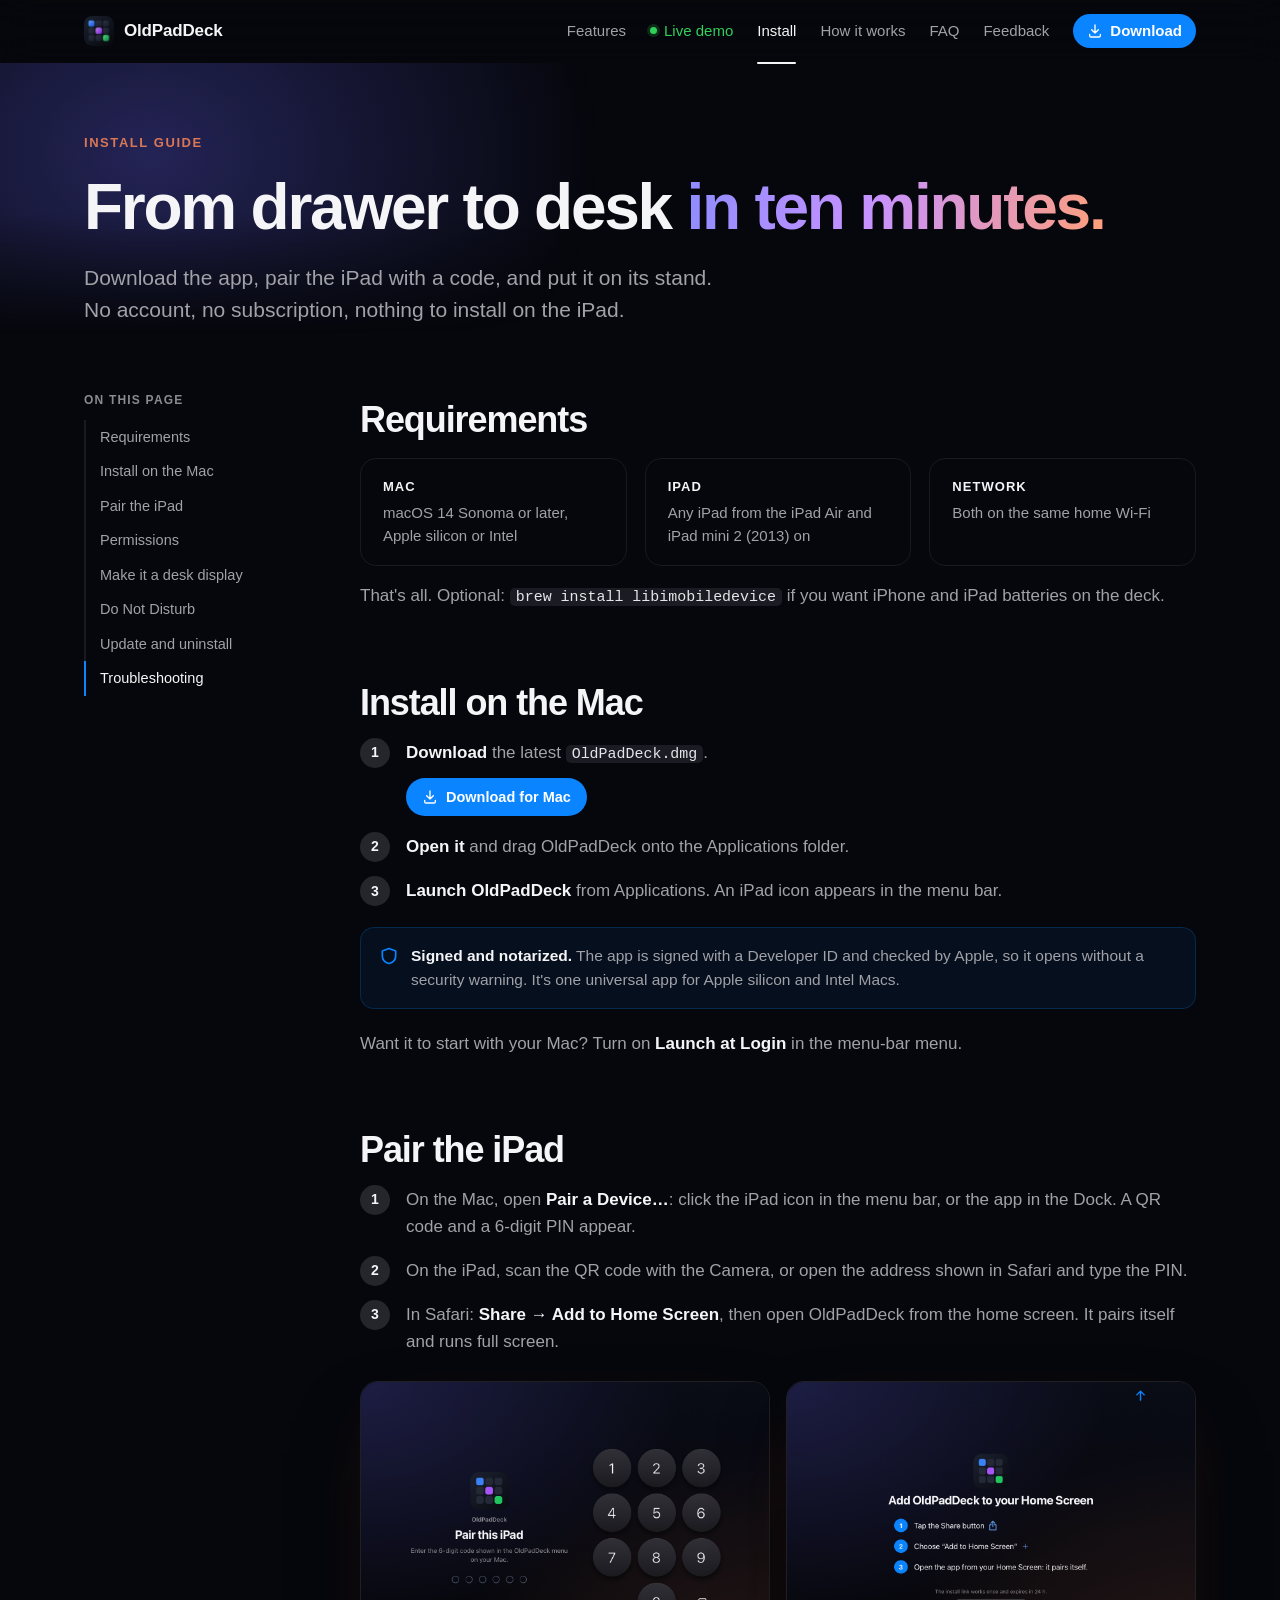
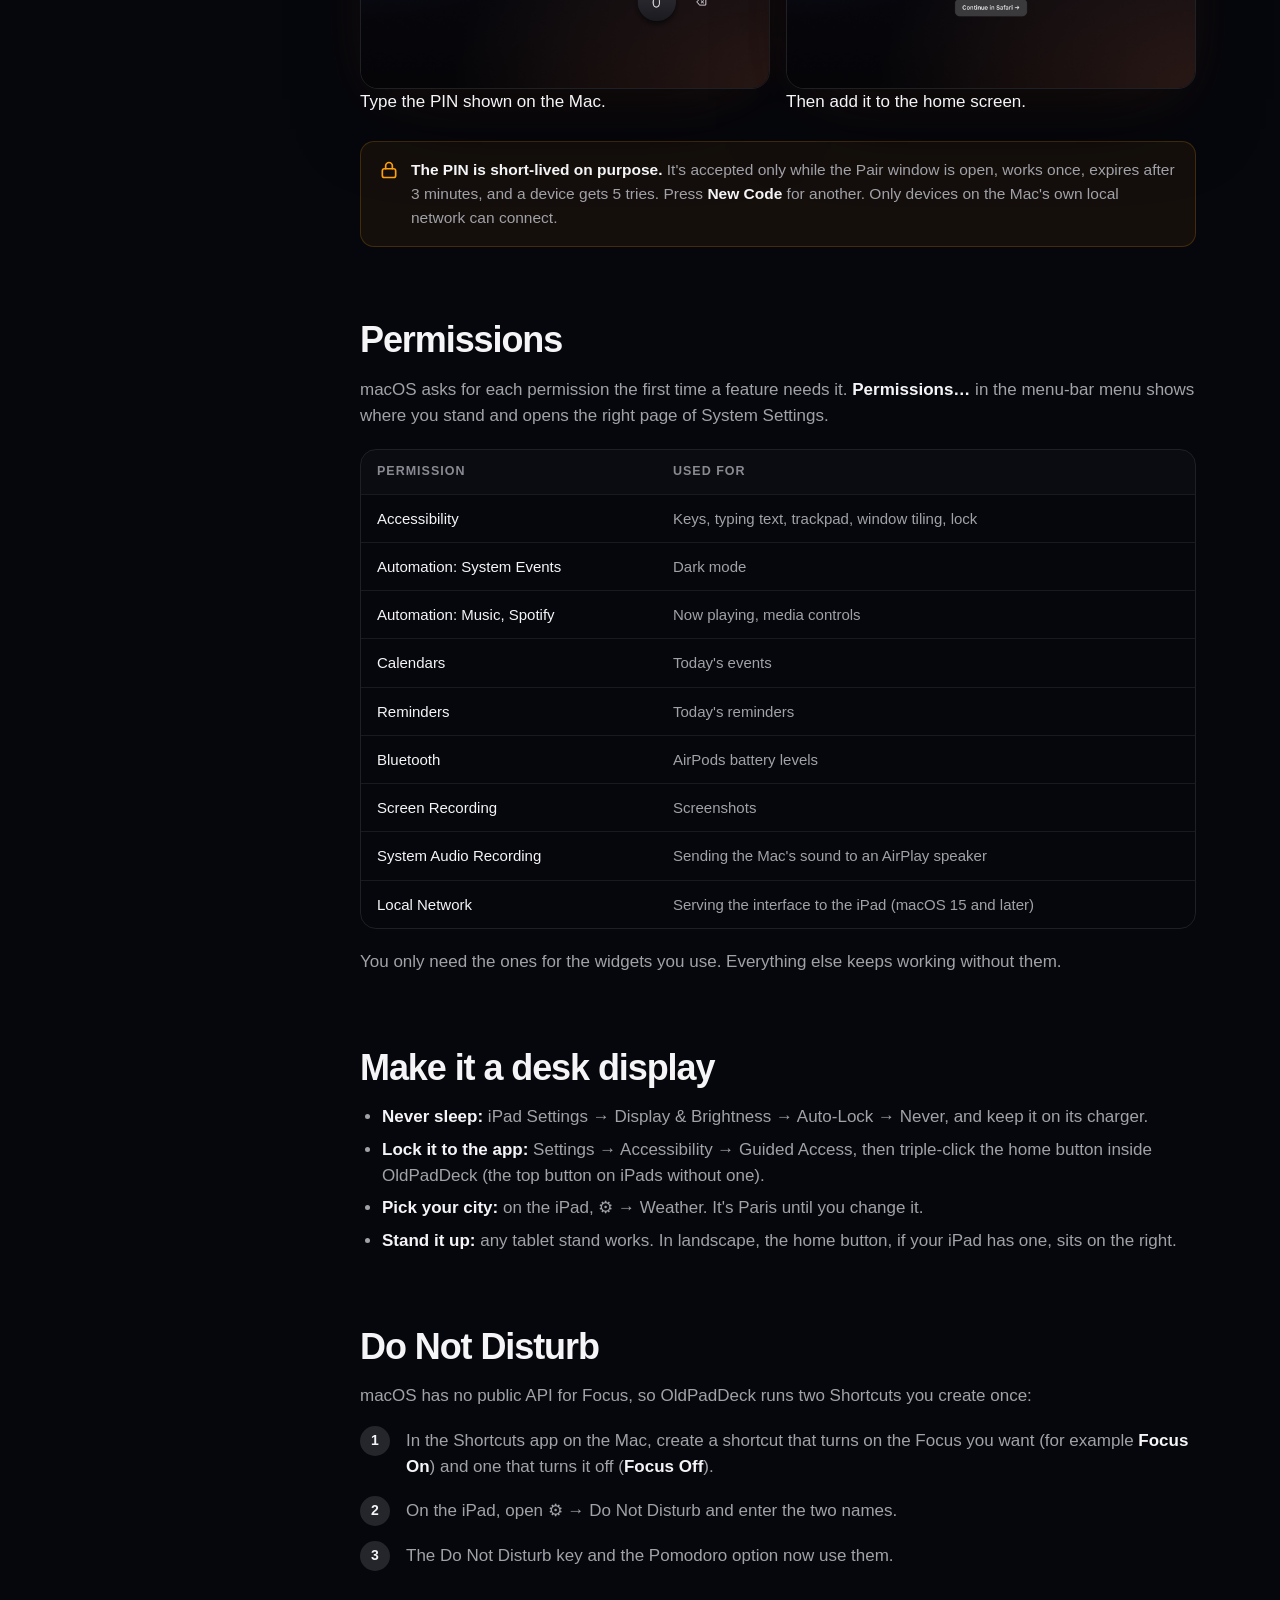
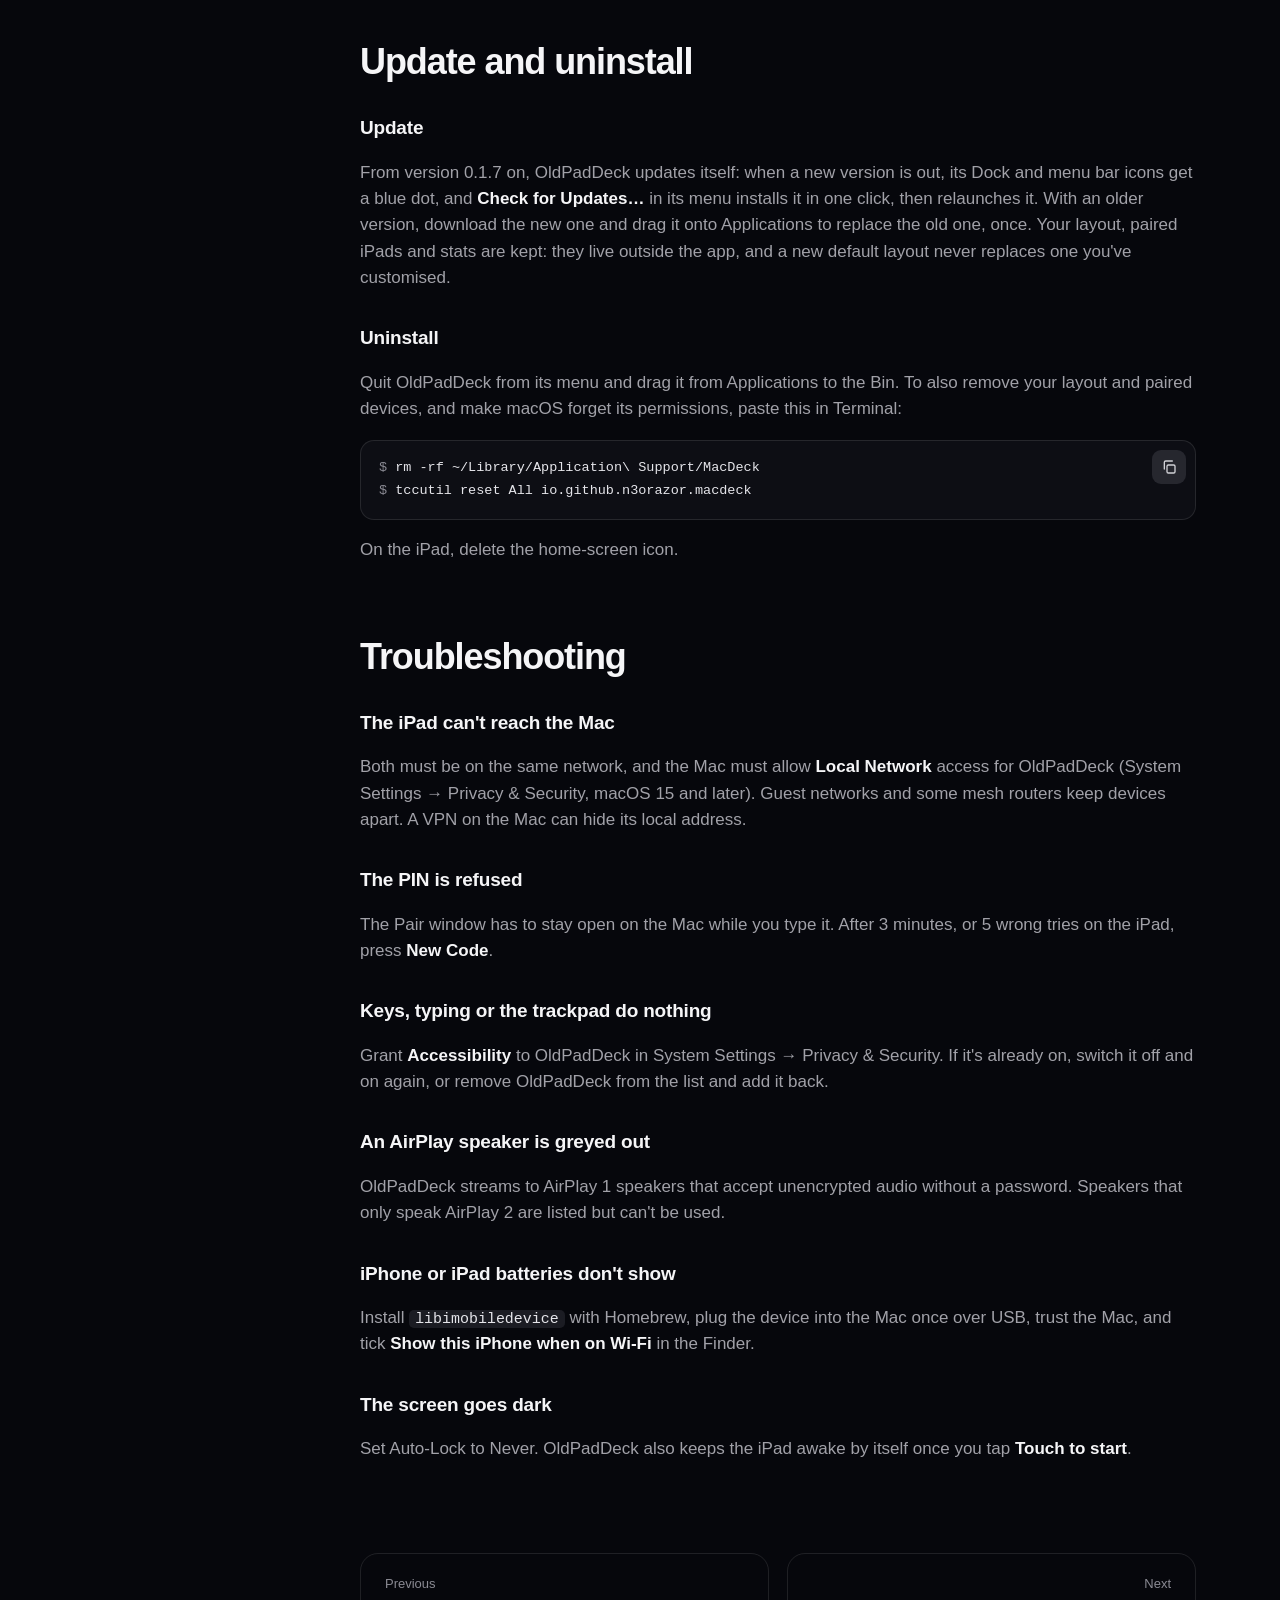
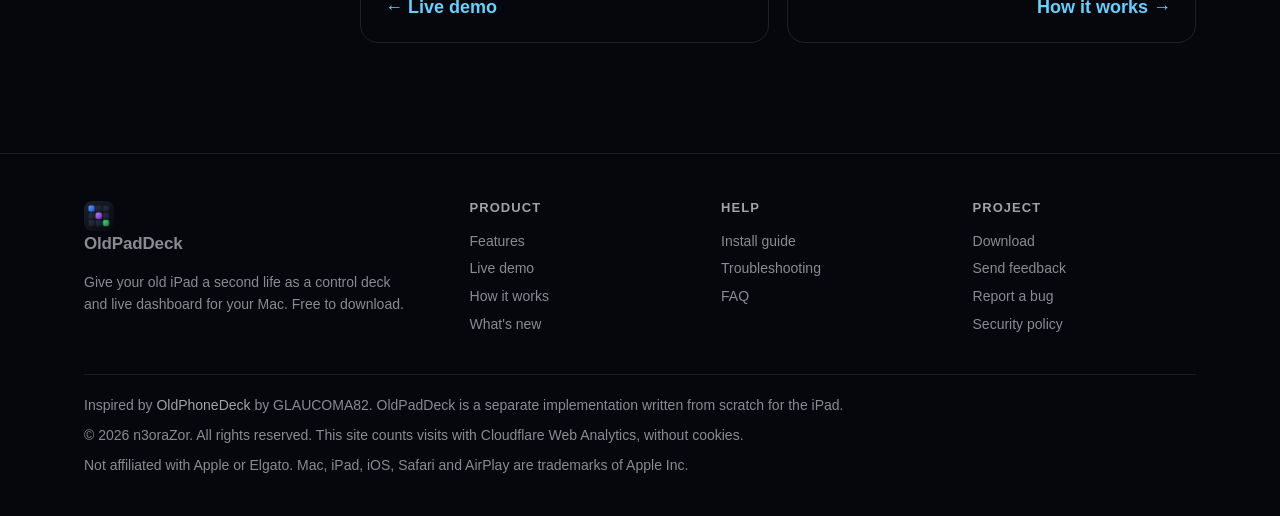
<file: docs/install.html>
<!doctype html>
<html lang="en">
<head>
<meta charset="utf-8">
<meta name="viewport" content="width=device-width, initial-scale=1, viewport-fit=cover">
<title>Install guide · OldPadDeck</title>
<meta name="description" content="Install OldPadDeck in ten minutes: download the Mac app, pair your old iPad with a code, and make it a desk display. No account needed.">
<meta name="theme-color" content="#06070c">
<meta name="color-scheme" content="dark">
<link rel="icon" type="image/png" href="images/icon.png">
<link rel="apple-touch-icon" href="images/apple-touch-icon.png">
<meta property="og:type" content="website">
<meta property="og:title" content="Install guide · OldPadDeck">
<meta property="og:description" content="Install OldPadDeck in ten minutes: download the Mac app, pair your old iPad with a code, and make it a desk display. No account needed.">
<meta property="og:image" content="https://oldpaddeck.com/images/og-card.jpg">
<meta name="twitter:card" content="summary_large_image">
<link rel="stylesheet" href="assets/site.css?v=f2e01bac56">
<link rel="canonical" href="https://oldpaddeck.com/install">
<meta property="og:url" content="https://oldpaddeck.com/install">
<meta property="og:site_name" content="OldPadDeck">
<meta property="og:image:width" content="1200">
<meta property="og:image:height" content="630">
<meta property="og:image:alt" content="OldPadDeck: an old iPad turned into a control deck for a Mac">
</head>
<body>
<nav class="nav">
  <div class="wrap">
    <a class="brand" href="/"><img src="images/icon.png" alt="">OldPadDeck</a>
    <div class="nav-links" id="navLinks">
      <a href="/features">Features</a>
      <a href="/demo" class="demo-link">Live demo</a>
      <a href="/install" aria-current="page">Install</a>
      <a href="/how-it-works">How it works</a>
      <a href="/faq">FAQ</a>
      <a href="/feedback">Feedback</a>
    </div>
    <a class="nav-gh dl" href="https://github.com/n3oraZor/OldPadDeck/releases/latest/download/OldPadDeck.dmg"><svg class="i" width="16" height="16" aria-hidden="true"><use href="assets/icons.svg#download"/></svg>Download</a>
    <button class="burger" type="button" aria-label="Menu" aria-controls="navLinks" aria-expanded="false"><svg class="i" width="20" height="20" aria-hidden="true"><use href="assets/icons.svg#menu"/></svg></button>
  </div>
</nav>

<main>
<section class="page-hero">
  <div class="glows"><div class="glow indigo"></div><div class="glow clay"></div></div>
  <div class="wrap">
    <div class="eyebrow">Install guide</div>
    <h1>From drawer to desk <span class="grad">in ten minutes.</span></h1>
    <p class="lede">Download the app, pair the iPad with a code, and put it on its stand. No account, no subscription, nothing to install on the iPad.</p>
  </div>
</section>

<div class="wrap">
  <div class="docs">
    <nav class="toc" aria-label="On this page">
      <b>On this page</b>
      <a href="#requirements">Requirements</a>
      <a href="#install">Install on the Mac</a>
      <a href="#pair">Pair the iPad</a>
      <a href="#permissions">Permissions</a>
      <a href="#desk">Make it a desk display</a>
      <a href="#dnd">Do Not Disturb</a>
      <a href="#update">Update and uninstall</a>
      <a href="#troubleshooting">Troubleshooting</a>
    </nav>

    <div class="prose">
      <section id="requirements">
        <h2>Requirements</h2>
        <div class="reqs">
          <div class="req"><b>Mac</b>macOS 14 Sonoma or later, Apple silicon or Intel</div>
          <div class="req"><b>iPad</b>Any iPad from the iPad Air and iPad mini 2 (2013) on</div>
          <div class="req"><b>Network</b>Both on the same home Wi-Fi</div>
        </div>
        <p>That's all. Optional: <code>brew install libimobiledevice</code> if you want iPhone and iPad batteries on the deck.</p>
      </section>

      <section id="install">
        <h2>Install on the Mac</h2>
        <ol class="numbered">
          <li><b>Download</b> the latest <code>OldPadDeck.dmg</code>.<br><a class="dl-chip" href="https://github.com/n3oraZor/OldPadDeck/releases/latest/download/OldPadDeck.dmg"><svg class="i" width="16" height="16" aria-hidden="true"><use href="assets/icons.svg#download"/></svg>Download for Mac</a></li>
          <li><b>Open it</b> and drag OldPadDeck onto the Applications folder.</li>
          <li><b>Launch OldPadDeck</b> from Applications. An iPad icon appears in the menu bar.</li>
        </ol>
        <div class="callout"><svg class="i" width="20" height="20" aria-hidden="true"><use href="assets/icons.svg#shield"/></svg><div><b>Signed and notarized.</b> The app is signed with a Developer ID and checked by Apple, so it opens without a security warning. It's one universal app for Apple silicon and Intel Macs.</div></div>
        <p>Want it to start with your Mac? Turn on <b>Launch at Login</b> in the menu-bar menu.</p>
      </section>

      <section id="pair">
        <h2>Pair the iPad</h2>
        <ol class="numbered">
          <li>On the Mac, open <b>Pair a Device…</b>: click the iPad icon in the menu bar, or the app in the Dock. A QR code and a 6-digit PIN appear.</li>
          <li>On the iPad, scan the QR code with the Camera, or open the address shown in Safari and type the PIN.</li>
          <li>In Safari: <b>Share → Add to Home Screen</b>, then open OldPadDeck from the home screen. It pairs itself and runs full screen.</li>
        </ol>
        <div class="figs">
          <figure><div class="shot"><img src="images/pairing.jpg" alt="Pair this iPad: a 6-digit PIN pad" width="1280" height="960" loading="lazy"></div><figcaption>Type the PIN shown on the Mac.</figcaption></figure>
          <figure><div class="shot"><img src="images/install-prompt.jpg" alt="Add OldPadDeck to your Home Screen, in three steps" width="1280" height="960" loading="lazy"></div><figcaption>Then add it to the home screen.</figcaption></figure>
        </div>
        <div class="callout warn"><svg class="i" width="20" height="20" aria-hidden="true"><use href="assets/icons.svg#lock"/></svg><div><b>The PIN is short-lived on purpose.</b> It's accepted only while the Pair window is open, works once, expires after 3 minutes, and a device gets 5 tries. Press <b>New Code</b> for another. Only devices on the Mac's own local network can connect.</div></div>
      </section>

      <section id="permissions">
        <h2>Permissions</h2>
        <p>macOS asks for each permission the first time a feature needs it. <b>Permissions…</b> in the menu-bar menu shows where you stand and opens the right page of System Settings.</p>
        <div class="table-wrap">
          <table>
            <thead><tr><th>Permission</th><th>Used for</th></tr></thead>
            <tbody>
              <tr><td>Accessibility</td><td>Keys, typing text, trackpad, window tiling, lock</td></tr>
              <tr><td>Automation: System Events</td><td>Dark mode</td></tr>
              <tr><td>Automation: Music, Spotify</td><td>Now playing, media controls</td></tr>
              <tr><td>Calendars</td><td>Today's events</td></tr>
              <tr><td>Reminders</td><td>Today's reminders</td></tr>
              <tr><td>Bluetooth</td><td>AirPods battery levels</td></tr>
              <tr><td>Screen Recording</td><td>Screenshots</td></tr>
              <tr><td>System Audio Recording</td><td>Sending the Mac's sound to an AirPlay speaker</td></tr>
              <tr><td>Local Network</td><td>Serving the interface to the iPad (macOS 15 and later)</td></tr>
            </tbody>
          </table>
        </div>
        <p>You only need the ones for the widgets you use. Everything else keeps working without them.</p>
      </section>

      <section id="desk">
        <h2>Make it a desk display</h2>
        <ul>
          <li><b>Never sleep:</b> iPad Settings → Display &amp; Brightness → Auto-Lock → Never, and keep it on its charger.</li>
          <li><b>Lock it to the app:</b> Settings → Accessibility → Guided Access, then triple-click the home button inside OldPadDeck (the top button on iPads without one).</li>
          <li><b>Pick your city:</b> on the iPad, ⚙ → Weather. It's Paris until you change it.</li>
          <li><b>Stand it up:</b> any tablet stand works. In landscape, the home button, if your iPad has one, sits on the right.</li>
        </ul>
      </section>

      <section id="dnd">
        <h2>Do Not Disturb</h2>
        <p>macOS has no public API for Focus, so OldPadDeck runs two Shortcuts you create once:</p>
        <ol class="numbered">
          <li>In the Shortcuts app on the Mac, create a shortcut that turns on the Focus you want (for example <b>Focus On</b>) and one that turns it off (<b>Focus Off</b>).</li>
          <li>On the iPad, open ⚙ → Do Not Disturb and enter the two names.</li>
          <li>The Do Not Disturb key and the Pomodoro option now use them.</li>
        </ol>
      </section>

      <section id="update">
        <h2>Update and uninstall</h2>
        <h3>Update</h3>
        <p>From version 0.1.7 on, OldPadDeck updates itself: when a new version is out, its Dock and menu bar icons get a blue dot, and <b>Check for Updates…</b> in its menu installs it in one click, then relaunches it. With an older version, download the new one and drag it onto Applications to replace the old one, once. Your layout, paired iPads and stats are kept: they live outside the app, and a new default layout never replaces one you've customised.</p>
        <h3>Uninstall</h3>
        <p>Quit OldPadDeck from its menu and drag it from Applications to the Bin. To also remove your layout and paired devices, and make macOS forget its permissions, paste this in Terminal:</p>
        <div class="code"><span class="p">$ </span>rm -rf ~/Library/Application\ Support/MacDeck
<span class="p">$ </span>tccutil reset All io.github.n3orazor.macdeck<button class="copy" type="button" aria-label="Copy commands" data-copy="rm -rf ~/Library/Application\ Support/MacDeck&#10;tccutil reset All io.github.n3orazor.macdeck"><svg class="i" width="16" height="16" aria-hidden="true"><use href="assets/icons.svg#copy"/></svg></button></div>
        <p>On the iPad, delete the home-screen icon.</p>
      </section>

      <section id="troubleshooting">
        <h2>Troubleshooting</h2>
        <h3>The iPad can't reach the Mac</h3>
        <p>Both must be on the same network, and the Mac must allow <b>Local Network</b> access for OldPadDeck (System Settings → Privacy &amp; Security, macOS 15 and later). Guest networks and some mesh routers keep devices apart. A VPN on the Mac can hide its local address.</p>
        <h3>The PIN is refused</h3>
        <p>The Pair window has to stay open on the Mac while you type it. After 3 minutes, or 5 wrong tries on the iPad, press <b>New Code</b>.</p>
        <h3>Keys, typing or the trackpad do nothing</h3>
        <p>Grant <b>Accessibility</b> to OldPadDeck in System Settings → Privacy &amp; Security. If it's already on, switch it off and on again, or remove OldPadDeck from the list and add it back.</p>
        <h3>An AirPlay speaker is greyed out</h3>
        <p>OldPadDeck streams to AirPlay 1 speakers that accept unencrypted audio without a password. Speakers that only speak AirPlay 2 are listed but can't be used.</p>
        <h3>iPhone or iPad batteries don't show</h3>
        <p>Install <code>libimobiledevice</code> with Homebrew, plug the device into the Mac once over USB, trust the Mac, and tick <b>Show this iPhone when on Wi-Fi</b> in the Finder.</p>
        <h3>The screen goes dark</h3>
        <p>Set Auto-Lock to Never. OldPadDeck also keeps the iPad awake by itself once you tap <b>Touch to start</b>.</p>
      </section>


      <div class="pager">
        <a href="/demo"><span>Previous</span><b>← Live demo</b></a>
        <a class="next" href="/how-it-works"><span>Next</span><b>How it works →</b></a>
      </div>
    </div>
  </div>
</div>
</main>

<footer>
  <div class="wrap">
    <div class="foot">
      <div>
        <a class="brand" href="/"><img src="images/icon.png" alt="">OldPadDeck</a>
        <p>Give your old iPad a second life as a control deck and live dashboard for your Mac. Free to download.</p>
      </div>
      <div>
        <h4>Product</h4>
        <a href="/features">Features</a>
        <a href="/demo">Live demo</a>
        <a href="/how-it-works">How it works</a>
        <a href="/whats-new">What's new</a>
      </div>
      <div>
        <h4>Help</h4>
        <a href="/install">Install guide</a>
        <a href="/install#troubleshooting">Troubleshooting</a>
        <a href="/faq">FAQ</a>
      </div>
      <div>
        <h4>Project</h4>
        <a href="https://github.com/n3oraZor/OldPadDeck/releases/latest/download/OldPadDeck.dmg">Download</a>
        <a href="/feedback">Send feedback</a>
        <a href="https://github.com/n3oraZor/OldPadDeck/issues/new/choose">Report a bug</a>
        <a href="https://github.com/n3oraZor/OldPadDeck/blob/main/SECURITY.md">Security policy</a>
      </div>
    </div>
    <div class="foot-bottom">
      <span>Inspired by <a href="https://github.com/GLAUCOMA82/OldPhoneDeck">OldPhoneDeck</a> by GLAUCOMA82. OldPadDeck is a separate implementation written from scratch for the iPad.</span>
      <span>© 2026 n3oraZor. All rights reserved. This site counts visits with Cloudflare Web Analytics, without cookies.</span>
      <span>Not affiliated with Apple or Elgato. Mac, iPad, iOS, Safari and AirPlay are trademarks of Apple Inc.</span>
    </div>
  </div>
</footer>
<script src="assets/site.js?v=21c1afc66a"></script>
<script type='module' src='https://static.cloudflareinsights.com/beacon.min.js' data-cf-beacon='{"token": "514c5fb9c1034bb5af0a88831e3ab9c0"}'></script>
</body>
</html>
</file>
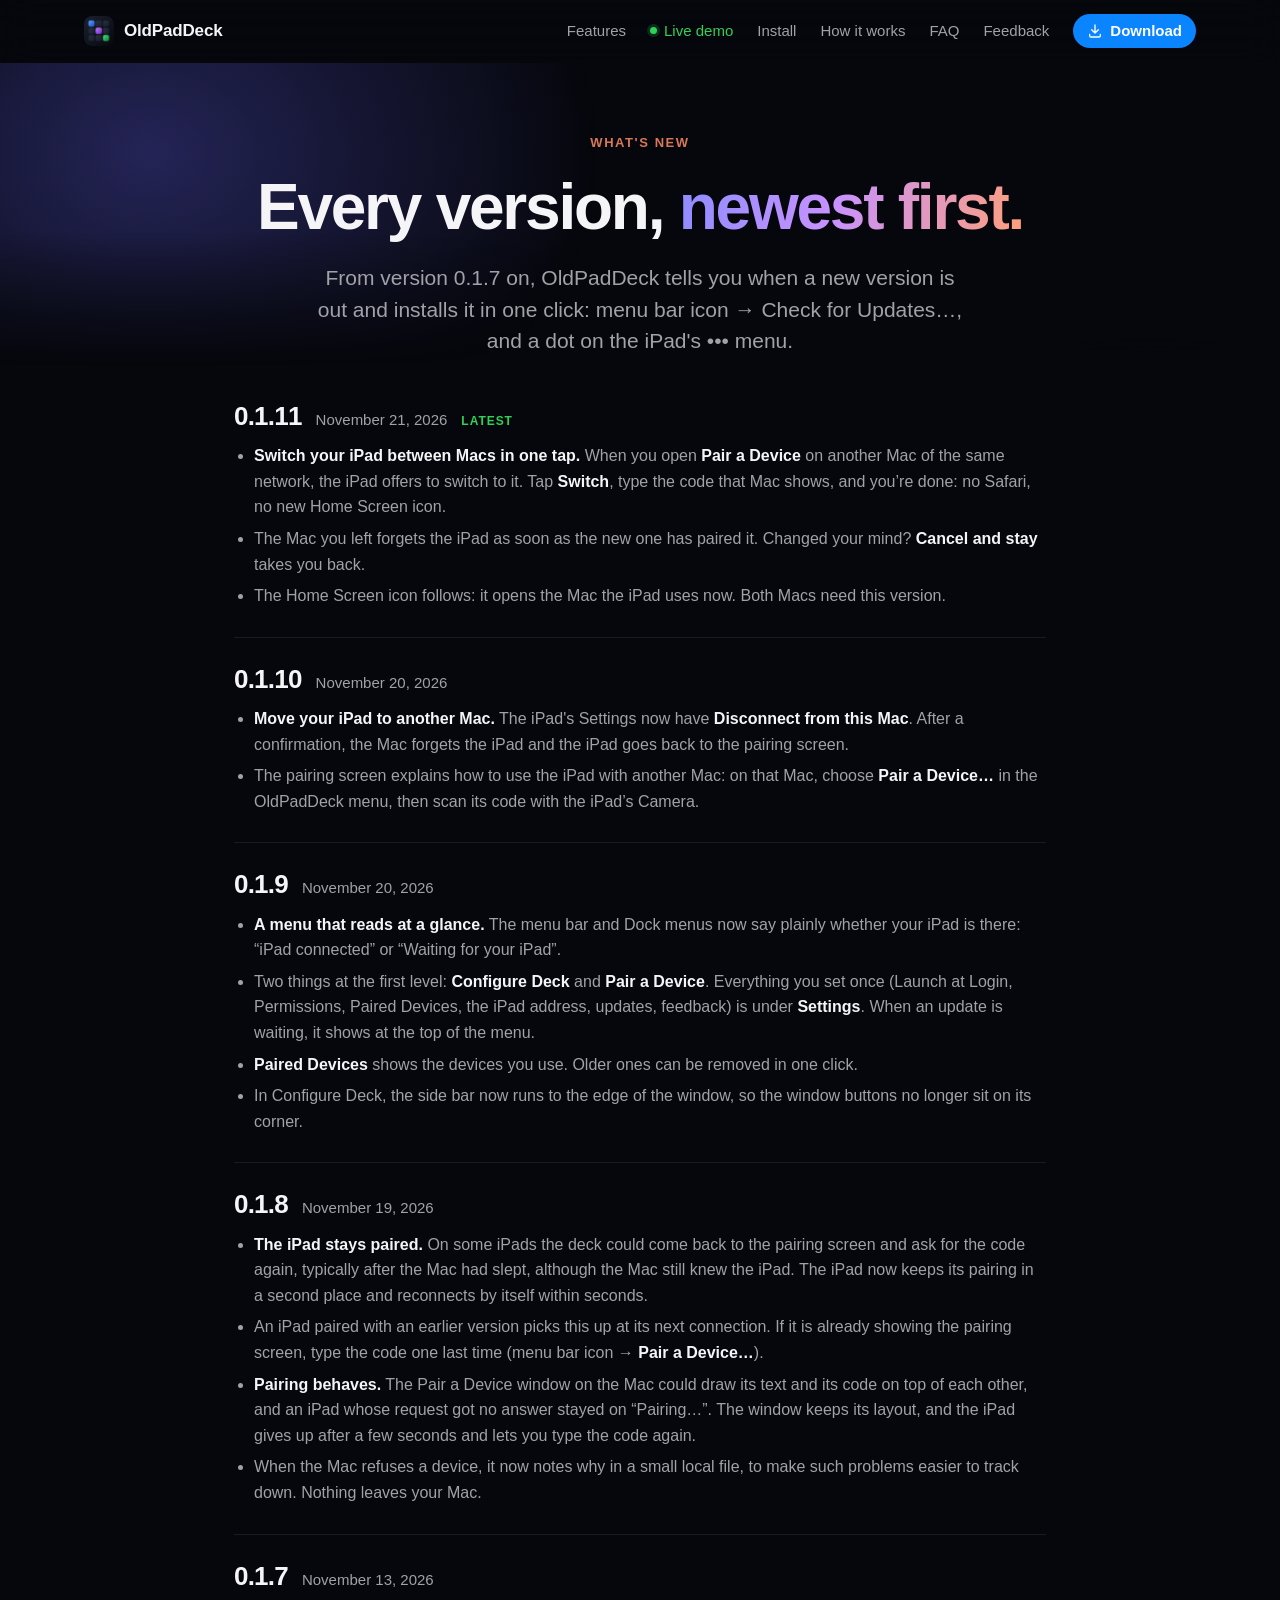
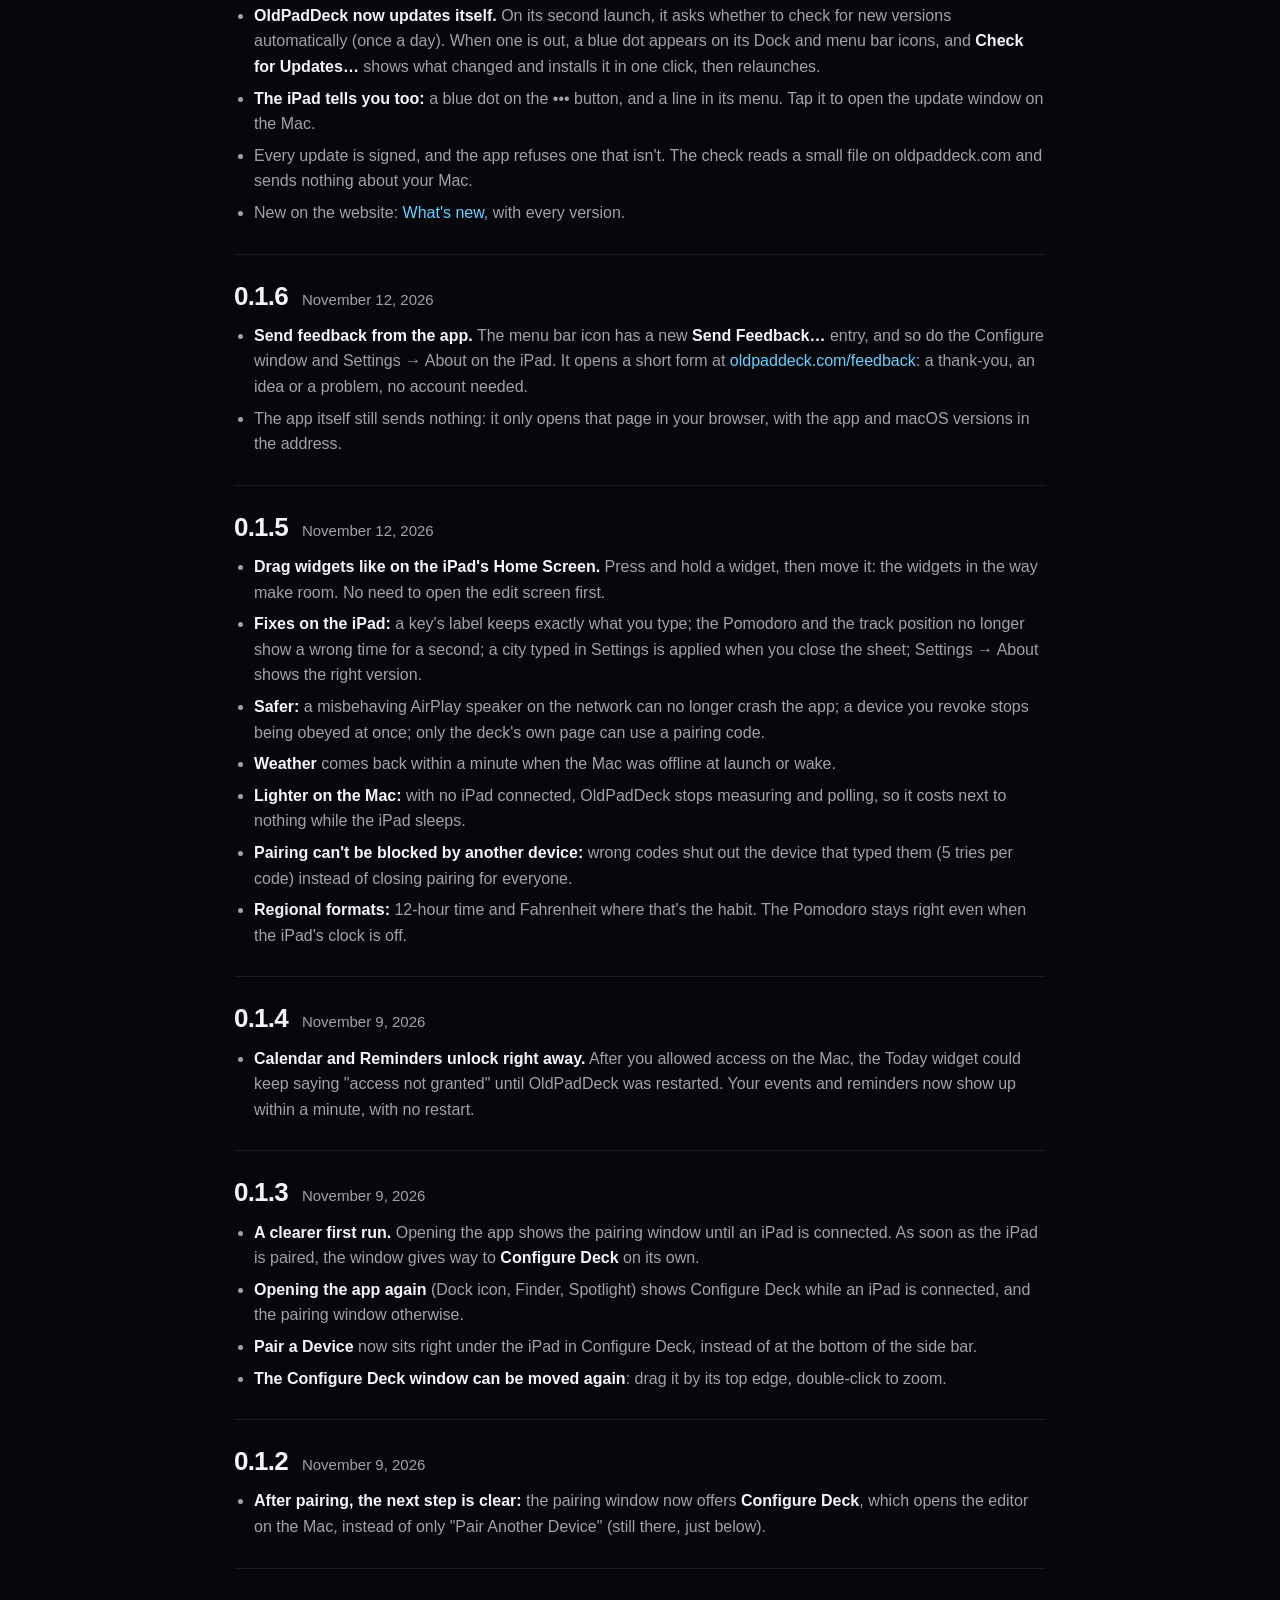
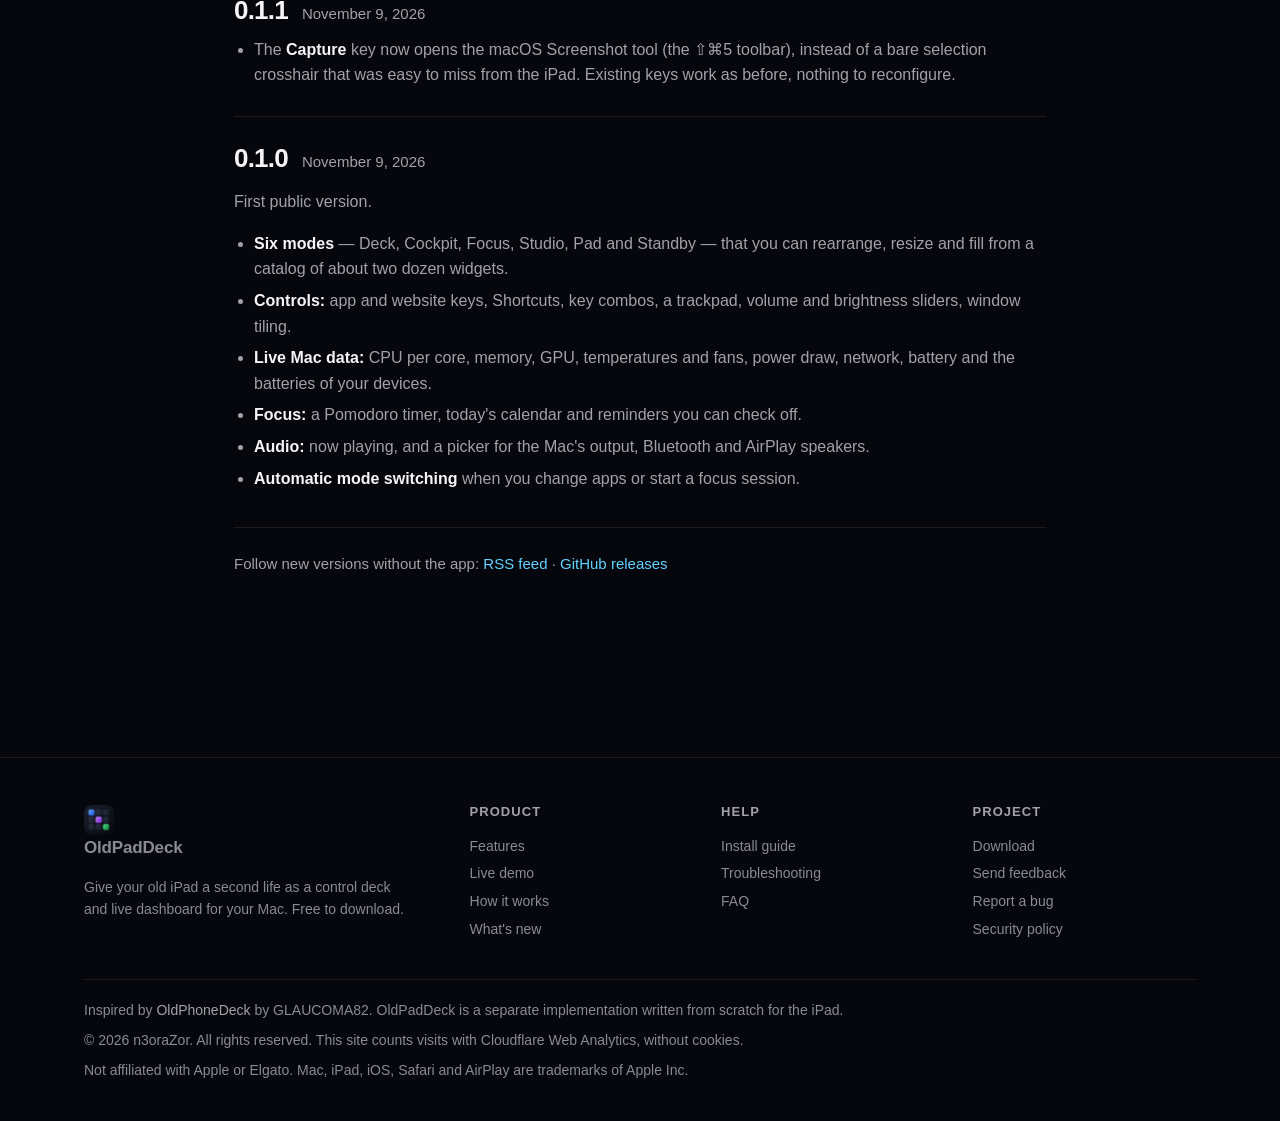
<file: docs/whats-new.html>
<!doctype html>
<html lang="en">
<head>
<meta charset="utf-8">
<meta name="viewport" content="width=device-width, initial-scale=1, viewport-fit=cover">
<title>What's new · OldPadDeck</title>
<meta name="description" content="Every OldPadDeck version and what it changed, newest first. The app tells you when a new one is out and installs it for you.">
<meta name="theme-color" content="#06070c">
<meta name="color-scheme" content="dark">
<link rel="icon" type="image/png" href="images/icon.png">
<link rel="apple-touch-icon" href="images/apple-touch-icon.png">
<meta property="og:type" content="website">
<meta property="og:title" content="What&#x27;s new · OldPadDeck">
<meta property="og:description" content="Every OldPadDeck version and what it changed, newest first. The app tells you when a new one is out and installs it for you.">
<meta property="og:image" content="https://oldpaddeck.com/images/og-card.jpg">
<meta name="twitter:card" content="summary_large_image">
<link rel="stylesheet" href="assets/site.css?v=f2e01bac56">
<link rel="alternate" type="application/atom+xml" title="OldPadDeck releases" href="https://github.com/n3oraZor/OldPadDeck/releases.atom">
<link rel="canonical" href="https://oldpaddeck.com/whats-new">
<meta property="og:url" content="https://oldpaddeck.com/whats-new">
<meta property="og:site_name" content="OldPadDeck">
<meta property="og:image:width" content="1200">
<meta property="og:image:height" content="630">
<meta property="og:image:alt" content="OldPadDeck: an old iPad turned into a control deck for a Mac">
</head>
<body>
<nav class="nav">
  <div class="wrap">
    <a class="brand" href="/"><img src="images/icon.png" alt="">OldPadDeck</a>
    <div class="nav-links" id="navLinks">
      <a href="/features">Features</a>
      <a href="/demo" class="demo-link">Live demo</a>
      <a href="/install">Install</a>
      <a href="/how-it-works">How it works</a>
      <a href="/faq">FAQ</a>
      <a href="/feedback">Feedback</a>
    </div>
    <a class="nav-gh dl" href="https://github.com/n3oraZor/OldPadDeck/releases/latest/download/OldPadDeck.dmg"><svg class="i" width="16" height="16" aria-hidden="true"><use href="assets/icons.svg#download"/></svg>Download</a>
    <button class="burger" type="button" aria-label="Menu" aria-controls="navLinks" aria-expanded="false"><svg class="i" width="20" height="20" aria-hidden="true"><use href="assets/icons.svg#menu"/></svg></button>
  </div>
</nav>

<main>
<section class="page-hero center">
  <div class="glows"><div class="glow indigo"></div><div class="glow clay"></div></div>
  <div class="wrap">
    <div class="eyebrow">What's new</div>
    <h1>Every version, <span class="grad">newest first.</span></h1>
    <p class="lede">From version 0.1.7 on, OldPadDeck tells you when a new version is out and installs it in one click: menu bar icon → Check for Updates…, and a dot on the iPad's ••• menu.</p>
  </div>
</section>

<div class="wrap narrow">
  <div class="releases" id="releases">
<article class="rel" id="v0-1-11"><div class="rel-head"><h2>0.1.11</h2><time datetime="2026-11-21">November 21, 2026</time><span class="rel-tag">Latest</span></div><ul><li><b>Switch your iPad between Macs in one tap.</b> When you open <b>Pair a Device</b> on another Mac of the same network, the iPad offers to switch to it. Tap <b>Switch</b>, type the code that Mac shows, and you’re done: no Safari, no new Home Screen icon.</li><li>The Mac you left forgets the iPad as soon as the new one has paired it. Changed your mind? <b>Cancel and stay</b> takes you back.</li><li>The Home Screen icon follows: it opens the Mac the iPad uses now. Both Macs need this version.</li></ul></article>
<article class="rel" id="v0-1-10"><div class="rel-head"><h2>0.1.10</h2><time datetime="2026-11-20">November 20, 2026</time></div><ul><li><b>Move your iPad to another Mac.</b> The iPad's Settings now have <b>Disconnect from this Mac</b>. After a confirmation, the Mac forgets the iPad and the iPad goes back to the pairing screen.</li><li>The pairing screen explains how to use the iPad with another Mac: on that Mac, choose <b>Pair a Device…</b> in the OldPadDeck menu, then scan its code with the iPad’s Camera.</li></ul></article>
<article class="rel" id="v0-1-9"><div class="rel-head"><h2>0.1.9</h2><time datetime="2026-11-20">November 20, 2026</time></div><ul><li><b>A menu that reads at a glance.</b> The menu bar and Dock menus now say plainly whether your iPad is there: “iPad connected” or “Waiting for your iPad”.</li><li>Two things at the first level: <b>Configure Deck</b> and <b>Pair a Device</b>. Everything you set once (Launch at Login, Permissions, Paired Devices, the iPad address, updates, feedback) is under <b>Settings</b>. When an update is waiting, it shows at the top of the menu.</li><li><b>Paired Devices</b> shows the devices you use. Older ones can be removed in one click.</li><li>In Configure Deck, the side bar now runs to the edge of the window, so the window buttons no longer sit on its corner.</li></ul></article>
<article class="rel" id="v0-1-8"><div class="rel-head"><h2>0.1.8</h2><time datetime="2026-11-19">November 19, 2026</time></div><ul><li><b>The iPad stays paired.</b> On some iPads the deck could come back to the pairing screen and ask for the code again, typically after the Mac had slept, although the Mac still knew the iPad. The iPad now keeps its pairing in a second place and reconnects by itself within seconds.</li><li>An iPad paired with an earlier version picks this up at its next connection. If it is already showing the pairing screen, type the code one last time (menu bar icon → <b>Pair a Device…</b>).</li><li><b>Pairing behaves.</b> The Pair a Device window on the Mac could draw its text and its code on top of each other, and an iPad whose request got no answer stayed on “Pairing…”. The window keeps its layout, and the iPad gives up after a few seconds and lets you type the code again.</li><li>When the Mac refuses a device, it now notes why in a small local file, to make such problems easier to track down. Nothing leaves your Mac.</li></ul></article>
<article class="rel" id="v0-1-7"><div class="rel-head"><h2>0.1.7</h2><time datetime="2026-11-13">November 13, 2026</time></div><ul><li><b>OldPadDeck now updates itself.</b> On its second launch, it asks whether to check for new versions automatically (once a day). When one is out, a blue dot appears on its Dock and menu bar icons, and <b>Check for Updates…</b> shows what changed and installs it in one click, then relaunches.</li><li><b>The iPad tells you too:</b> a blue dot on the ••• button, and a line in its menu. Tap it to open the update window on the Mac.</li><li>Every update is signed, and the app refuses one that isn't. The check reads a small file on oldpaddeck.com and sends nothing about your Mac.</li><li>New on the website: <a href="https://oldpaddeck.com/whats-new">What's new</a>, with every version.</li></ul></article>
<article class="rel" id="v0-1-6"><div class="rel-head"><h2>0.1.6</h2><time datetime="2026-11-12">November 12, 2026</time></div><ul><li><b>Send feedback from the app.</b> The menu bar icon has a new <b>Send Feedback…</b> entry, and so do the Configure window and Settings → About on the iPad. It opens a short form at <a href="https://oldpaddeck.com/feedback">oldpaddeck.com/feedback</a>: a thank-you, an idea or a problem, no account needed.</li><li>The app itself still sends nothing: it only opens that page in your browser, with the app and macOS versions in the address.</li></ul></article>
<article class="rel" id="v0-1-5"><div class="rel-head"><h2>0.1.5</h2><time datetime="2026-11-12">November 12, 2026</time></div><ul><li><b>Drag widgets like on the iPad's Home Screen.</b> Press and hold a widget, then move it: the widgets in the way make room. No need to open the edit screen first.</li><li><b>Fixes on the iPad:</b> a key's label keeps exactly what you type; the Pomodoro and the track position no longer show a wrong time for a second; a city typed in Settings is applied when you close the sheet; Settings → About shows the right version.</li><li><b>Safer:</b> a misbehaving AirPlay speaker on the network can no longer crash the app; a device you revoke stops being obeyed at once; only the deck's own page can use a pairing code.</li><li><b>Weather</b> comes back within a minute when the Mac was offline at launch or wake.</li><li><b>Lighter on the Mac:</b> with no iPad connected, OldPadDeck stops measuring and polling, so it costs next to nothing while the iPad sleeps.</li><li><b>Pairing can't be blocked by another device:</b> wrong codes shut out the device that typed them (5 tries per code) instead of closing pairing for everyone.</li><li><b>Regional formats:</b> 12-hour time and Fahrenheit where that's the habit. The Pomodoro stays right even when the iPad's clock is off.</li></ul></article>
<article class="rel" id="v0-1-4"><div class="rel-head"><h2>0.1.4</h2><time datetime="2026-11-09">November 9, 2026</time></div><ul><li><b>Calendar and Reminders unlock right away.</b> After you allowed access on the Mac, the Today widget could keep saying "access not granted" until OldPadDeck was restarted. Your events and reminders now show up within a minute, with no restart.</li></ul></article>
<article class="rel" id="v0-1-3"><div class="rel-head"><h2>0.1.3</h2><time datetime="2026-11-09">November 9, 2026</time></div><ul><li><b>A clearer first run.</b> Opening the app shows the pairing window until an iPad is connected. As soon as the iPad is paired, the window gives way to <b>Configure Deck</b> on its own.</li><li><b>Opening the app again</b> (Dock icon, Finder, Spotlight) shows Configure Deck while an iPad is connected, and the pairing window otherwise.</li><li><b>Pair a Device</b> now sits right under the iPad in Configure Deck, instead of at the bottom of the side bar.</li><li><b>The Configure Deck window can be moved again</b>: drag it by its top edge, double-click to zoom.</li></ul></article>
<article class="rel" id="v0-1-2"><div class="rel-head"><h2>0.1.2</h2><time datetime="2026-11-09">November 9, 2026</time></div><ul><li><b>After pairing, the next step is clear:</b> the pairing window now offers <b>Configure Deck</b>, which opens the editor on the Mac, instead of only "Pair Another Device" (still there, just below).</li></ul></article>
<article class="rel" id="v0-1-1"><div class="rel-head"><h2>0.1.1</h2><time datetime="2026-11-09">November 9, 2026</time></div><ul><li>The <b>Capture</b> key now opens the macOS Screenshot tool (the ⇧⌘5 toolbar), instead of a bare selection crosshair that was easy to miss from the iPad. Existing keys work as before, nothing to reconfigure.</li></ul></article>
<article class="rel" id="v0-1-0"><div class="rel-head"><h2>0.1.0</h2><time datetime="2026-11-09">November 9, 2026</time></div><p>First public version.</p><ul><li><b>Six modes</b> — Deck, Cockpit, Focus, Studio, Pad and Standby — that you can rearrange, resize and fill from a catalog of about two dozen widgets.</li><li><b>Controls:</b> app and website keys, Shortcuts, key combos, a trackpad, volume and brightness sliders, window tiling.</li><li><b>Live Mac data:</b> CPU per core, memory, GPU, temperatures and fans, power draw, network, battery and the batteries of your devices.</li><li><b>Focus:</b> a Pomodoro timer, today's calendar and reminders you can check off.</li><li><b>Audio:</b> now playing, and a picker for the Mac's output, Bluetooth and AirPlay speakers.</li><li><b>Automatic mode switching</b> when you change apps or start a focus session.</li></ul></article>
  </div>
  <p class="rel-follow">Follow new versions without the app: <a href="https://github.com/n3oraZor/OldPadDeck/releases.atom">RSS feed</a> · <a href="https://github.com/n3oraZor/OldPadDeck/releases">GitHub releases</a></p>
</div>
</main>

<footer>
  <div class="wrap">
    <div class="foot">
      <div>
        <a class="brand" href="/"><img src="images/icon.png" alt="">OldPadDeck</a>
        <p>Give your old iPad a second life as a control deck and live dashboard for your Mac. Free to download.</p>
      </div>
      <div>
        <h4>Product</h4>
        <a href="/features">Features</a>
        <a href="/demo">Live demo</a>
        <a href="/how-it-works">How it works</a>
        <a href="/whats-new">What's new</a>
      </div>
      <div>
        <h4>Help</h4>
        <a href="/install">Install guide</a>
        <a href="/install#troubleshooting">Troubleshooting</a>
        <a href="/faq">FAQ</a>
      </div>
      <div>
        <h4>Project</h4>
        <a href="https://github.com/n3oraZor/OldPadDeck/releases/latest/download/OldPadDeck.dmg">Download</a>
        <a href="/feedback">Send feedback</a>
        <a href="https://github.com/n3oraZor/OldPadDeck/issues/new/choose">Report a bug</a>
        <a href="https://github.com/n3oraZor/OldPadDeck/blob/main/SECURITY.md">Security policy</a>
      </div>
    </div>
    <div class="foot-bottom">
      <span>Inspired by <a href="https://github.com/GLAUCOMA82/OldPhoneDeck">OldPhoneDeck</a> by GLAUCOMA82. OldPadDeck is a separate implementation written from scratch for the iPad.</span>
      <span>© 2026 n3oraZor. All rights reserved. This site counts visits with Cloudflare Web Analytics, without cookies.</span>
      <span>Not affiliated with Apple or Elgato. Mac, iPad, iOS, Safari and AirPlay are trademarks of Apple Inc.</span>
    </div>
  </div>
</footer>
<script src="assets/site.js?v=21c1afc66a"></script>
<script type='module' src='https://static.cloudflareinsights.com/beacon.min.js' data-cf-beacon='{"token": "514c5fb9c1034bb5af0a88831e3ab9c0"}'></script>
</body>
</html>
</file>
<file: docs/assets/site.css>
/* OldPadDeck website: same light as the iPad app (deep navy, indigo and clay glows, SF type, glossy tiles). */
:root {
  --bg: #06070c;
  --text: #f5f5f7;
  --dim: #a1a1a8;
  --dim-2: #8a8a93;
  --line: rgba(255, 255, 255, .08);
  --card: rgba(255, 255, 255, .045);
  --card-edge: rgba(255, 255, 255, .1);
  --indigo: #5e5ce6;
  --clay: #d97757;
  --blue: #0a84ff;
  --cyan: #64d2ff;
  --green: #30d158;
  --purple: #bf5af2;
  --orange: #ff9f0a;
  --red: #ff453a;
  --radius: 22px;
  --wrap: 1160px;
  --sans: -apple-system, BlinkMacSystemFont, "SF Pro Text", "SF Pro Display", "Inter", "Helvetica Neue", Helvetica, Arial, sans-serif;
  --round: "SF Pro Rounded", -apple-system, BlinkMacSystemFont, "Helvetica Neue", sans-serif;
  --mono: "SF Mono", ui-monospace, Menlo, Consolas, monospace;
}
* { box-sizing: border-box; }
html { scroll-behavior: smooth; -webkit-text-size-adjust: 100%; scroll-padding-top: 80px; }
body { margin: 0; background: var(--bg); color: var(--text); font-family: var(--sans); font-size: 17px; line-height: 1.55; -webkit-font-smoothing: antialiased; overflow-x: hidden; }
img { max-width: 100%; height: auto; display: block; }
a { color: inherit; }
p a, li a, td a, .prose a { color: var(--cyan); text-decoration: none; }
p a:hover, li a:hover, td a:hover, .prose a:hover { text-decoration: underline; }
::selection { background: rgba(94, 92, 230, .5); }
.wrap { width: 100%; max-width: var(--wrap); margin: 0 auto; padding: 0 24px; }
.narrow { max-width: 860px; }
code { font-family: var(--mono); font-size: .88em; background: rgba(118, 118, 128, .2); padding: 1px 6px; border-radius: 5px; color: #e5e5ea; }
kbd { font-family: var(--sans); font-size: .85em; padding: 1px 7px; border-radius: 6px; border: 1px solid rgba(255, 255, 255, .18); border-bottom-width: 2px; background: rgba(255, 255, 255, .05); }
svg.i { display: inline-block; vertical-align: middle; flex-shrink: 0; }

/* ---------- glows ---------- */
.glows { position: absolute; inset: 0; overflow: hidden; pointer-events: none; z-index: 0; -webkit-mask-image: linear-gradient(#000 55%, transparent); mask-image: linear-gradient(#000 55%, transparent); }
.closing .glows { -webkit-mask-image: none; mask-image: none; }
.glow { position: absolute; border-radius: 50%; }
.glow.indigo { width: 900px; height: 700px; left: -300px; top: -260px; background: radial-gradient(closest-side, rgba(94, 92, 230, .34), rgba(94, 92, 230, 0)); }
.glow.clay { width: 900px; height: 700px; right: -320px; top: 260px; background: radial-gradient(closest-side, rgba(217, 119, 87, .22), rgba(217, 119, 87, 0)); }

/* ---------- nav ---------- */
.nav { position: sticky; top: 0; z-index: 50; backdrop-filter: saturate(160%) blur(18px); -webkit-backdrop-filter: saturate(160%) blur(18px); background: rgba(6, 7, 12, .86); border-bottom: 1px solid transparent; transition: border-color .3s; }
.nav.scrolled, .nav.open { border-bottom-color: var(--line); }
.nav .wrap { display: flex; align-items: center; height: 62px; }
.brand { display: flex; align-items: center; text-decoration: none; font-weight: 700; font-size: 17px; letter-spacing: -.01em; margin-right: auto; }
.brand img { width: 30px; height: 30px; border-radius: 8px; margin-right: 10px; }
.nav-links { display: flex; align-items: center; }
.nav-links a { text-decoration: none; color: var(--dim); font-size: 15px; font-weight: 500; margin-left: 24px; transition: color .2s; position: relative; }
.nav-links a:hover, .nav-links a[aria-current="page"] { color: var(--text); }
.nav-links a[aria-current="page"]::after { content: ""; position: absolute; left: 0; right: 0; bottom: -21px; height: 2px; border-radius: 1px; background: var(--text); }
.nav-links .demo-link { color: var(--green); }
.nav-links .demo-link::before { content: ""; display: inline-block; width: 7px; height: 7px; border-radius: 50%; background: var(--green); margin-right: 7px; vertical-align: 2px; box-shadow: 0 0 0 3px rgba(48, 209, 88, .18); }
.nav-gh { display: inline-flex; align-items: center; height: 34px; padding: 0 14px; border-radius: 17px; background: rgba(118, 118, 128, .24); text-decoration: none; font-size: 15px; font-weight: 600; margin-left: 24px; }
.nav-gh svg { margin-right: 7px; }
.nav-gh:hover { background: rgba(118, 118, 128, .4); }
.nav-gh.dl { background: var(--blue); color: #fff; }
.nav-gh.dl:hover { background: #2a93ff; }
.dl-chip { display: inline-flex; align-items: center; margin-top: 12px; height: 38px; padding: 0 16px; border-radius: 19px; background: var(--blue); color: #fff !important; font-size: 14.5px; font-weight: 600; text-decoration: none !important; font-family: var(--mono); }
.dl-chip svg { margin-right: 8px; }
.dl-chip:hover { background: #2a93ff; }
.numbered .dl-chip { font-family: var(--sans); }
.burger { display: none; appearance: none; border: 0; background: rgba(118, 118, 128, .24); color: var(--text); width: 38px; height: 34px; border-radius: 17px; margin-left: 10px; cursor: pointer; align-items: center; justify-content: center; }
@media (max-width: 900px) {
  .burger { display: inline-flex; }
  .nav.open { background: #06070c; backdrop-filter: none; -webkit-backdrop-filter: none; }
  .nav-links { display: none; position: absolute; top: 62px; left: 0; right: 0; flex-direction: column; align-items: stretch; padding: 8px 16px 18px; background: #06070c; box-shadow: 0 30px 60px rgba(0, 0, 0, .6); border-bottom: 1px solid var(--line); }
  .nav.open .nav-links { display: flex; }
  .nav-links a { margin: 0; padding: 13px 4px; font-size: 17px; border-bottom: 1px solid var(--line); }
  .nav-links a:last-child { border-bottom: 0; }
  .nav-links a[aria-current="page"]::after { display: none; }
  .nav-gh { margin-left: auto; }
}

/* ---------- buttons ---------- */
.btn { display: inline-flex; align-items: center; justify-content: center; height: 50px; padding: 0 24px; border-radius: 25px; font-size: 16px; font-weight: 600; text-decoration: none; transition: transform .15s, background .2s, box-shadow .2s; white-space: nowrap; border: 0; font-family: inherit; cursor: pointer; }
.btn:active { transform: scale(.97); }
.btn svg { margin-right: 9px; }
.btn.primary { background: var(--blue); color: #fff; box-shadow: 0 8px 30px rgba(10, 132, 255, .35); }
.btn.primary:hover { background: #2a93ff; box-shadow: 0 10px 36px rgba(10, 132, 255, .5); }
.btn.green { background: var(--green); color: #04130a; box-shadow: 0 8px 30px rgba(48, 209, 88, .3); }
.btn.green:hover { background: #4be37a; }
.btn.ghost { background: rgba(118, 118, 128, .22); color: var(--text); }
.btn.ghost:hover { background: rgba(118, 118, 128, .36); }
.btn.small { height: 38px; padding: 0 16px; font-size: 14px; border-radius: 19px; }
.btn.small svg { margin-right: 7px; }
.cta { display: flex; justify-content: center; flex-wrap: wrap; gap: 12px; margin-top: 32px; }
.cta.left { justify-content: flex-start; }

/* ---------- type ---------- */
.kicker { display: inline-flex; align-items: center; font-size: 13px; font-weight: 600; letter-spacing: .09em; text-transform: uppercase; color: var(--dim); padding: 7px 14px; border-radius: 16px; background: rgba(255, 255, 255, .05); border: 1px solid var(--line); }
.kicker i { width: 8px; height: 8px; border-radius: 50%; background: var(--green); margin-right: 9px; box-shadow: 0 0 0 4px rgba(48, 209, 88, .15); }
h1 { font-family: var(--round); font-size: clamp(40px, 7vw, 76px); line-height: 1.02; letter-spacing: -.035em; font-weight: 800; margin: 22px 0 0; }
.grad { background: linear-gradient(100deg, #8e8cff 0%, #c792ff 45%, #ff9f7a 100%); -webkit-background-clip: text; background-clip: text; color: transparent; }
h2 { font-family: var(--round); font-size: clamp(32px, 4.6vw, 50px); line-height: 1.06; letter-spacing: -.03em; font-weight: 800; margin: 12px 0 0; }
h3 { letter-spacing: -.01em; }
.eyebrow { font-size: 13px; font-weight: 700; letter-spacing: .12em; text-transform: uppercase; color: var(--clay); }
.lede { font-size: clamp(18px, 2.2vw, 21px); color: var(--dim); max-width: 660px; margin: 22px auto 0; line-height: 1.5; }
.lede b { color: var(--text); font-weight: 600; }
.sec-lede { color: var(--dim); font-size: 19px; max-width: 660px; margin: 16px 0 0; }
.center { text-align: center; }
.center .sec-lede { margin-left: auto; margin-right: auto; }
.fine { margin-top: 16px; font-size: 14px; color: var(--dim-2); }

/* ---------- page hero (inner pages) ---------- */
.hero, .page-hero { position: relative; }
.hero { padding: 72px 0 40px; }
.hero > .wrap, .page-hero > .wrap { position: relative; z-index: 1; }
.hero-head { text-align: center; max-width: 820px; margin: 0 auto; }
.page-hero { padding: 70px 0 10px; }
.page-hero h1 { font-size: clamp(38px, 6vw, 64px); }
.page-hero .lede { margin-left: 0; }
.page-hero.center .lede { margin-left: auto; }

/* ---------- iPad Air (1st gen) frame: landscape, home button on the right ---------- */
.ipad { position: relative; border-radius: 4.2% / 5.6%; padding: 3.1% 6.2%; background: linear-gradient(160deg, #3a3b40 0%, #1c1d21 35%, #121316 100%); box-shadow: 0 0 0 1.5px #4a4b51 inset, 0 0 0 1px #000, 0 50px 120px -20px rgba(0, 0, 0, .8), 0 30px 80px -30px rgba(94, 92, 230, .35); }
.ipad::before { content: ""; position: absolute; left: 2.6%; top: 50%; width: .8%; padding-top: .8%; margin-top: -.4%; border-radius: 50%; background: #0b0c0e; box-shadow: 0 0 0 1px #2b2c30; }
.ipad::after { content: ""; position: absolute; right: 1.75%; top: 50%; width: 3.1%; padding-top: 3.1%; transform: translateY(-50%); border-radius: 50%; background: #17181b; box-shadow: 0 0 0 1.5px #2d2e33 inset; }
.screen { position: relative; border-radius: 4px; overflow: hidden; background: #050507; padding-top: 75%; box-shadow: 0 0 0 1px rgba(0, 0, 0, .9); }
.screen > img { position: absolute; inset: 0; width: 100%; height: 100%; object-fit: cover; opacity: 0; transition: opacity .7s ease; }
.screen > img.on { opacity: 1; }
.stage { margin: 56px auto 0; max-width: 1000px; }

/* segmented control, like the app's */
.modes { display: flex; justify-content: center; margin-top: 30px; }
.seg { position: relative; display: inline-flex; padding: 3px; border-radius: 12px; background: rgba(118, 118, 128, .22); max-width: 100%; overflow-x: auto; scrollbar-width: none; }
.seg::-webkit-scrollbar { display: none; }
.seg button { position: relative; z-index: 1; flex-shrink: 0; appearance: none; border: 0; background: none; font: inherit; font-size: 15px; font-weight: 600; color: #c7c7cc; height: 36px; padding: 0 17px; border-radius: 9px; cursor: pointer; transition: color .25s; }
.seg button[aria-selected="true"] { color: #fff; }
.seg-ind { position: absolute; top: 3px; left: 0; height: 36px; border-radius: 9px; background: #636366; box-shadow: 0 1px 4px rgba(0, 0, 0, .4); transition: transform .35s cubic-bezier(.2, .8, .2, 1), width .35s cubic-bezier(.2, .8, .2, 1); }
.mode-caption { text-align: center; color: var(--dim); font-size: 17px; margin: 18px auto 0; max-width: 640px; min-height: 54px; }
.mode-caption b { color: var(--text); }

/* ---------- facts strip ---------- */
.facts { border-top: 1px solid var(--line); border-bottom: 1px solid var(--line); margin-top: 64px; background: rgba(255, 255, 255, .015); position: relative; z-index: 1; }
.facts ul { list-style: none; margin: 0 auto; padding: 22px 24px; max-width: var(--wrap); display: flex; flex-wrap: wrap; justify-content: center; gap: 12px 34px; }
.facts li { display: flex; align-items: center; font-size: 15px; font-weight: 500; color: var(--dim); }
.facts svg { margin-right: 9px; color: var(--text); opacity: .85; }

/* ---------- sections, cards ---------- */
section { position: relative; }
.sec { padding: 110px 0 0; }
.sec.tight { padding-top: 70px; }
.card { position: relative; background: var(--card); border: 1px solid var(--card-edge); border-radius: var(--radius); padding: 28px; overflow: hidden; }
.card h3 { font-size: 21px; margin: 18px 0 8px; }
.card p { margin: 0; color: var(--dim); font-size: 16px; }
a.card { text-decoration: none; display: block; transition: border-color .2s, transform .2s, background .2s; }
a.card:hover { border-color: rgba(255, 255, 255, .22); background: rgba(255, 255, 255, .06); transform: translateY(-2px); }
.card .more { display: inline-flex; align-items: center; margin-top: 16px; font-size: 15px; font-weight: 600; color: var(--cyan); }
.card .more svg { margin-left: 6px; transition: transform .2s; }
a.card:hover .more svg { transform: translateX(3px); }
.tile { width: 52px; height: 52px; border-radius: 15px; display: flex; align-items: center; justify-content: center; color: #fff; flex-shrink: 0; box-shadow: 0 8px 22px rgba(0, 0, 0, .35), inset 0 1px 0 rgba(255, 255, 255, .25); }
.tile.blue { background: linear-gradient(160deg, #3d9bff, #0a6ee0); }
.tile.purple { background: linear-gradient(160deg, #c97bff, #8a3fd6); }
.tile.green { background: linear-gradient(160deg, #4be37a, #1fa94a); }
.tile.clay { background: linear-gradient(160deg, #ec9575, #c25f3f); }
.tile.orange { background: linear-gradient(160deg, #ffb340, #e08600); }
.tile.indigo { background: linear-gradient(160deg, #8583ff, #4a48c9); }
.tile.gray { background: linear-gradient(160deg, #7c7c84, #48484e); }
.tile.sm { width: 40px; height: 40px; border-radius: 12px; }
.grid-3 { display: grid; grid-template-columns: repeat(3, 1fr); gap: 18px; margin-top: 48px; }
.grid-2 { display: grid; grid-template-columns: repeat(2, 1fr); gap: 18px; margin-top: 48px; }
@media (max-width: 960px) { .grid-3 { grid-template-columns: 1fr 1fr; } }
@media (max-width: 680px) { .grid-3, .grid-2 { grid-template-columns: 1fr; } }

/* split rows */
.split { display: grid; grid-template-columns: 1.15fr 1fr; gap: 64px; align-items: center; }
.split.rev { grid-template-columns: 1fr 1.15fr; }
.split.rev > .shot { order: 2; }
.split > * { min-width: 0; }
.shot { border-radius: 18px; overflow: hidden; border: 1px solid var(--card-edge); box-shadow: 0 40px 90px -30px rgba(0, 0, 0, .9), 0 20px 60px -30px rgba(217, 119, 87, .3); }
.checks { list-style: none; padding: 0; margin: 26px 0 0; }
.checks li { position: relative; padding-left: 34px; margin-top: 14px; color: var(--dim); }
.checks li b { color: var(--text); font-weight: 600; }
.checks li::before { content: ""; position: absolute; left: 0; top: 3px; width: 22px; height: 22px; border-radius: 7px; background: rgba(48, 209, 88, .16) url("data:image/svg+xml,%3Csvg xmlns='http://www.w3.org/2000/svg' width='14' height='14' viewBox='0 0 24 24' fill='none' stroke='%2330d158' stroke-width='3' stroke-linecap='round' stroke-linejoin='round'%3E%3Cpath d='M5 12.5l4.5 4.5L19 7.5'/%3E%3C/svg%3E") center no-repeat; }
@media (max-width: 900px) { .split, .split.rev { grid-template-columns: 1fr; gap: 36px; } .split.rev > .shot { order: 0; } }

/* chips */
.cat-head { display: flex; align-items: center; }
.cat-head .tile { margin-right: 14px; }
.cat-head h3 { margin: 0; font-size: 19px; }
.chips { display: flex; flex-wrap: wrap; gap: 8px; margin-top: 18px; }
.chips span { font-size: 14px; color: #d1d1d6; padding: 5px 11px; border-radius: 9px; background: rgba(118, 118, 128, .18); }

/* widget reference list (features page) */
.wlist { list-style: none; margin: 18px 0 0; padding: 0; }
.wlist li { padding: 11px 0; border-top: 1px solid var(--line); font-size: 15px; color: var(--dim); }
.wlist li:first-child { border-top: 0; }
.wlist b { display: block; color: var(--text); font-size: 15.5px; font-weight: 600; margin-bottom: 1px; }
.wlist .size { float: right; font-family: var(--mono); font-size: 12px; color: var(--dim-2); margin-left: 10px; }

/* how it works */
.flow { display: grid; grid-template-columns: 1fr 1.1fr 1fr; align-items: center; gap: 18px; margin-top: 48px; }
.flow > * { min-width: 0; }
.node { background: var(--card); border: 1px solid var(--card-edge); border-radius: var(--radius); padding: 26px; }
.node .label { font-size: 13px; font-weight: 700; letter-spacing: .1em; text-transform: uppercase; color: var(--dim-2); }
.node h3 { margin: 6px 0 14px; font-size: 22px; }
.node ul { margin: 0; padding: 0 0 0 18px; color: var(--dim); font-size: 15px; }
.node li { margin-top: 6px; }
.wires { display: flex; flex-direction: column; gap: 14px; }
.wire { padding: 14px 16px; border-radius: 14px; background: rgba(255, 255, 255, .03); border: 1px dashed rgba(255, 255, 255, .14); font-size: 14px; color: var(--dim); }
.wire b { display: flex; align-items: center; font-family: var(--mono); font-size: 13px; letter-spacing: .02em; color: var(--text); margin-bottom: 3px; }
.wire b svg { margin-left: auto; }
.wire.ws b { color: #8e8cff; }
.wire.http b { color: var(--cyan); }
.pulse { display: inline-block; width: 7px; height: 7px; border-radius: 50%; background: var(--green); margin-right: 8px; animation: pulse 1.6s ease-in-out infinite; }
@keyframes pulse { 50% { opacity: .25; } }
.note { margin-top: 18px; display: flex; align-items: flex-start; }
.note .tile { width: 44px; height: 44px; border-radius: 13px; margin-right: 18px; }
.note p { margin: 0; color: var(--dim); font-size: 16px; }
.note p b { color: var(--text); }
@media (max-width: 900px) { .flow { grid-template-columns: 1fr; } .wire b svg { transform: rotate(90deg); } }

/* steps + code */
.steps { counter-reset: step; display: grid; grid-template-columns: repeat(3, 1fr); gap: 18px; margin-top: 48px; }
.step { position: relative; min-width: 0; }
.num, .step::before { display: flex; align-items: center; justify-content: center; width: 34px; height: 34px; border-radius: 50%; background: var(--text); color: var(--bg); font-weight: 800; font-family: var(--round); font-size: 17px; flex-shrink: 0; }
.step::before { counter-increment: step; content: counter(step); }
.step h3 { margin: 16px 0 8px; font-size: 19px; }
.step p { margin: 0; color: var(--dim); font-size: 15px; }
.code { position: relative; margin-top: 18px; border-radius: 14px; background: #0d0e14; border: 1px solid var(--card-edge); padding: 16px 52px 16px 18px; font-family: var(--mono); font-size: 13.5px; line-height: 1.7; color: #e5e5ea; overflow-x: auto; white-space: pre; }
.code .p { color: var(--dim-2); user-select: none; }
.code .c { color: var(--dim-2); }
.copy { position: absolute; top: 9px; right: 9px; width: 34px; height: 34px; border-radius: 9px; border: 0; background: rgba(118, 118, 128, .24); color: #d1d1d6; cursor: pointer; display: flex; align-items: center; justify-content: center; transition: background .2s; }
.copy:hover { background: rgba(118, 118, 128, .42); }
.copy.done { color: var(--green); }
.reqs { margin-top: 18px; display: grid; grid-template-columns: repeat(3, 1fr); gap: 18px; }
.req { font-size: 15px; color: var(--dim); padding: 18px 22px; border-radius: 16px; border: 1px solid var(--line); }
.req b { display: block; color: var(--text); font-size: 13px; letter-spacing: .08em; text-transform: uppercase; margin-bottom: 4px; }
@media (max-width: 900px) { .steps, .reqs { grid-template-columns: 1fr; } }

/* limitations */
.limits { display: grid; grid-template-columns: repeat(2, 1fr); gap: 14px; margin-top: 44px; }
.limit { display: flex; align-items: flex-start; padding: 20px 22px; border-radius: 18px; background: rgba(255, 159, 10, .045); border: 1px solid rgba(255, 159, 10, .16); }
.limit > svg { color: var(--orange); margin: 2px 14px 0 0; }
.limit h3 { margin: 0 0 4px; font-size: 16.5px; }
.limit p { margin: 0; color: var(--dim); font-size: 15px; }
@media (max-width: 760px) { .limits { grid-template-columns: 1fr; } }

/* ---------- docs layout (install, how it works) ---------- */
.docs { display: grid; grid-template-columns: 220px 1fr; gap: 56px; margin-top: 56px; align-items: start; }
.toc { position: sticky; top: 90px; font-size: 14.5px; }
.toc b { display: block; font-size: 12px; letter-spacing: .1em; text-transform: uppercase; color: var(--dim-2); margin-bottom: 10px; }
.toc a { display: block; text-decoration: none; color: var(--dim); padding: 6px 0 6px 14px; border-left: 2px solid var(--line); transition: color .2s, border-color .2s; }
.toc a:hover { color: var(--text); }
.toc a.on { color: var(--text); border-left-color: var(--blue); }
.prose { min-width: 0; }
.prose > section { padding-top: 10px; margin-bottom: 64px; }
.prose h2 { font-size: clamp(28px, 3.4vw, 36px); margin: 0 0 6px; }
.prose h3 { font-size: 19px; margin: 32px 0 6px; }
.prose p, .prose li { color: var(--dim); }
.prose p b, .prose li b, .prose strong { color: var(--text); }
.prose ul, .prose ol { padding-left: 22px; }
.prose li { margin-top: 6px; }
.callout { display: flex; align-items: flex-start; margin: 22px 0; padding: 16px 18px; border-radius: 14px; background: rgba(10, 132, 255, .07); border: 1px solid rgba(10, 132, 255, .22); color: var(--dim); font-size: 15.5px; }
.callout svg { color: var(--blue); margin: 2px 12px 0 0; }
.callout.warn { background: rgba(255, 159, 10, .06); border-color: rgba(255, 159, 10, .2); }
.callout.warn svg { color: var(--orange); }
.callout b { color: var(--text); }
.table-wrap { overflow-x: auto; margin: 20px 0; border: 1px solid var(--card-edge); border-radius: 16px; }
table { width: 100%; border-collapse: collapse; font-size: 15px; }
th, td { text-align: left; padding: 12px 16px; border-bottom: 1px solid var(--line); vertical-align: top; }
th { font-size: 12.5px; letter-spacing: .08em; text-transform: uppercase; color: var(--dim-2); font-weight: 700; background: rgba(255, 255, 255, .025); }
td { color: var(--dim); }
td:first-child { color: var(--text); font-weight: 500; white-space: nowrap; }
tr:last-child td { border-bottom: 0; }
.numbered { list-style: none; counter-reset: n; padding: 0 !important; }
.numbered > li { counter-increment: n; position: relative; padding-left: 46px; margin-top: 18px; }
.numbered > li::before { content: counter(n); position: absolute; left: 0; top: -2px; width: 30px; height: 30px; border-radius: 50%; background: rgba(118, 118, 128, .28); color: var(--text); font-weight: 700; font-size: 14px; display: flex; align-items: center; justify-content: center; }
.figure { margin: 26px 0; }
.figure .shot { border-radius: 14px; }
.figure figcaption { margin-top: 10px; font-size: 14px; color: var(--dim-2); text-align: center; }
.figs { display: grid; grid-template-columns: 1fr 1fr; gap: 16px; margin: 26px 0; }
.figs figure { margin: 0; }
@media (max-width: 960px) { .docs { grid-template-columns: 1fr; gap: 0; margin-top: 36px; } .toc { display: none; } }
@media (max-width: 620px) { .figs { grid-template-columns: 1fr; } }

/* ---------- FAQ ---------- */
.faq-group { margin-top: 56px; }
.faq-group > h2 { font-size: clamp(26px, 3vw, 32px); }
details { border-bottom: 1px solid var(--line); }
details:first-of-type { border-top: 1px solid var(--line); margin-top: 22px; }
summary { list-style: none; cursor: pointer; padding: 20px 44px 20px 0; position: relative; font-size: 18px; font-weight: 600; }
summary::-webkit-details-marker { display: none; }
summary::after { content: ""; position: absolute; right: 6px; top: 50%; width: 10px; height: 10px; margin-top: -7px; border-right: 2px solid var(--dim); border-bottom: 2px solid var(--dim); transform: rotate(45deg); transition: transform .25s; }
details[open] summary::after { transform: rotate(-135deg); margin-top: -2px; }
summary:hover { color: #fff; }
details .ans { padding: 0 0 22px; color: var(--dim); }
details .ans p { margin: 0 0 10px; }
details .ans b { color: var(--text); }

/* ---------- live demo ---------- */
.demo-layout { display: grid; grid-template-columns: minmax(0, 1fr) 300px; gap: 36px; margin-top: 44px; align-items: start; }
.demo-frame .screen { padding-top: 0; height: auto; }
.demo-frame .viewport { position: relative; width: 100%; padding-top: 75%; overflow: hidden; border-radius: 4px; background: #050507; }
.demo-frame iframe { position: absolute; top: 0; left: 0; width: 1024px; height: 768px; border: 0; transform-origin: 0 0; background: #050507; }
.demo-frame .viewport:fullscreen { padding-top: 0; width: 100vw; height: 100vh; border-radius: 0; background: #000; }
.demo-frame .viewport:-webkit-full-screen { padding-top: 0; width: 100vw; height: 100vh; border-radius: 0; background: #000; }
.demo-off { position: absolute; inset: 0; display: none; flex-direction: column; align-items: center; justify-content: center; text-align: center; padding: 6%; background: rgba(6, 7, 12, .86); }
.demo-off.show { display: flex; }
.demo-off h3 { margin: 0 0 8px; font-size: 22px; }
.demo-off p { margin: 0; color: var(--dim); font-size: 15px; max-width: 460px; }
.demo-off .code { text-align: left; margin-top: 16px; }
.demo-bar { display: flex; align-items: center; flex-wrap: wrap; gap: 10px; margin-top: 22px; }
.status { display: inline-flex; align-items: center; font-size: 14px; color: var(--dim); margin-right: auto; }
.status i { width: 9px; height: 9px; border-radius: 50%; background: #636366; margin-right: 9px; }
.status.ok i { background: var(--green); box-shadow: 0 0 0 4px rgba(48, 209, 88, .16); }
.status.ko i { background: var(--red); }
.tries { position: sticky; top: 90px; }
.tries h3 { font-size: 13px; letter-spacing: .1em; text-transform: uppercase; color: var(--dim-2); margin: 0 0 12px; }
.try { display: flex; align-items: flex-start; padding: 14px 0; border-top: 1px solid var(--line); font-size: 15px; color: var(--dim); }
.try:first-of-type { border-top: 0; padding-top: 0; }
.try .tile { width: 34px; height: 34px; border-radius: 10px; margin-right: 14px; }
.try b { color: var(--text); }
.try div > b:first-child { display: block; font-size: 15.5px; }
@media (max-width: 1000px) { .demo-layout { grid-template-columns: 1fr; } .tries { position: static; display: grid; grid-template-columns: 1fr 1fr; gap: 0 24px; } .tries h3 { grid-column: 1 / -1; } .try:nth-of-type(2) { border-top: 0; padding-top: 0; } }
@media (max-width: 620px) { .tries { grid-template-columns: 1fr; } .try:nth-of-type(2) { border-top: 1px solid var(--line); padding-top: 14px; } }

/* ---------- closing + footer ---------- */
.closing { margin-top: 120px; padding: 90px 0 100px; text-align: center; position: relative; overflow: hidden; border-top: 1px solid var(--line); }
.closing .glow.indigo { left: 50%; top: -200px; margin-left: -700px; }
.closing .glow.clay { right: 50%; top: 0; margin-right: -700px; }
.closing .wrap { position: relative; z-index: 1; }
.closing img.icon { width: 88px; height: 88px; border-radius: 22px; margin: 0 auto 26px; box-shadow: 0 20px 50px rgba(0, 0, 0, .6); }
.pager { display: grid; grid-template-columns: 1fr 1fr; gap: 18px; margin-top: 90px; }
.pager a { display: block; text-decoration: none; padding: 20px 24px; border-radius: 18px; border: 1px solid var(--card-edge); transition: border-color .2s, background .2s; }
.pager a:hover { border-color: rgba(255, 255, 255, .24); background: rgba(255, 255, 255, .03); }
.pager span { display: block; font-size: 13px; color: var(--dim-2); }
.pager b { font-size: 18px; }
.pager .next { text-align: right; grid-column: 2; }
footer { border-top: 1px solid var(--line); padding: 44px 0 40px; font-size: 14px; color: var(--dim-2); }
main > :last-child:not(.closing) { padding-bottom: 110px; }
.foot { display: grid; grid-template-columns: 1.6fr 1fr 1fr 1fr; gap: 28px; }
.foot .brand { margin-bottom: 12px; }
.foot p { margin: 0; max-width: 320px; }
.foot h4 { margin: 0 0 10px; font-size: 13px; letter-spacing: .08em; text-transform: uppercase; color: var(--dim); }
.foot a { display: block; color: var(--dim-2); text-decoration: none; padding: 3px 0; }
.foot a:hover { color: var(--text); }
.foot-bottom { margin-top: 36px; padding-top: 20px; border-top: 1px solid var(--line); display: flex; flex-wrap: wrap; gap: 8px 24px; }
.foot-bottom a { color: var(--dim); text-decoration: none; }
@media (max-width: 760px) { .foot { grid-template-columns: 1fr 1fr; } .foot > div:first-child { grid-column: 1 / -1; } }

/* ---------- reveal on scroll (only when JS runs) ---------- */
.js .rv { opacity: 0; transform: translateY(22px); transition: opacity .8s cubic-bezier(.2, .8, .2, 1), transform .8s cubic-bezier(.2, .8, .2, 1); }
.js .rv.in { opacity: 1; transform: none; }
@media (prefers-reduced-motion: reduce) {
  html { scroll-behavior: auto; }
  .js .rv { opacity: 1; transform: none; transition: none; }
  .screen > img, .seg-ind { transition: none; }
  .pulse { animation: none; }
}
@media (max-width: 560px) {
  .mode-caption { min-height: 108px; } /* the longest caption: the page must not jump as the tabs rotate */
  body { font-size: 16px; }
  .wrap { padding: 0 16px; }
  .hero { padding-top: 48px; }
  .page-hero { padding-top: 48px; }
  .sec { padding-top: 84px; }
  .ipad { border-radius: 18px; }
  .seg button { font-size: 14px; padding: 0 12px; }
  .card { padding: 22px; }
  .cta .btn { width: 100%; }
  .pager { grid-template-columns: 1fr; }
  .pager .next { grid-column: 1; }
}

.demo-small { display: none; margin: 12px 0 0; font-size: 14px; color: var(--dim); }
@media (max-width: 700px) { .demo-small { display: block; } }

/* ---- feedback form ---- */
.fb { margin-top: 44px; padding: 32px; }
.fb fieldset { border: 0; margin: 0; padding: 0; min-width: 0; }
.fb legend, .fb-field { display: block; padding: 0; margin: 0 0 10px; font-size: 15px; font-weight: 600; color: var(--text); }
.fb-field { margin-top: 26px; }
.fb-opt { margin-left: 8px; font-weight: 400; color: var(--dim-2); }
.fb-kinds { display: flex; flex-wrap: wrap; }
.fb-kinds legend { float: left; width: 100%; }
.fb-kinds label { position: relative; margin: 0 10px 10px 0; cursor: pointer; }
.fb-kinds input { position: absolute; opacity: 0; width: 100%; height: 100%; margin: 0; cursor: pointer; }
.fb-kinds span { display: inline-flex; align-items: center; height: 42px; padding: 0 18px; border-radius: 21px; background: rgba(118, 118, 128, .22); border: 1px solid transparent; font-size: 15px; font-weight: 600; color: var(--dim); transition: background .15s, color .15s, border-color .15s; }
.fb-kinds label:hover span { color: var(--text); }
.fb-kinds input:checked + span { background: rgba(10, 132, 255, .2); border-color: rgba(10, 132, 255, .6); color: var(--text); }
.fb-kinds input:focus-visible + span { outline: 2px solid var(--cyan); outline-offset: 2px; }
.fb textarea, .fb input[type="email"] { display: block; width: 100%; padding: 14px 16px; border-radius: 14px; border: 1px solid var(--card-edge); background: rgba(0, 0, 0, .28); color: var(--text); font: inherit; font-size: 16px; line-height: 1.5; -webkit-appearance: none; appearance: none; }
.fb textarea { resize: vertical; min-height: 150px; }
.fb textarea::placeholder, .fb input::placeholder { color: var(--dim-2); }
.fb textarea:focus, .fb input[type="email"]:focus { outline: none; border-color: var(--blue); box-shadow: 0 0 0 3px rgba(10, 132, 255, .25); }
.fb-hp { position: absolute; left: -9999px; width: 1px; height: 1px; overflow: hidden; }
.fb .fb-meta { margin: 18px 0 0; font-size: 14px; color: var(--dim-2); }
.fb .fb-error { margin: 18px 0 0; padding: 12px 16px; border-radius: 12px; background: rgba(255, 69, 58, .1); border: 1px solid rgba(255, 69, 58, .35); color: #ffb4ae; font-size: 15px; }
.fb .fb-error a { color: #fff; }
.fb-actions { display: flex; flex-wrap: wrap; align-items: center; margin-top: 26px; }
.fb-actions .btn { border: 0; cursor: pointer; font-family: inherit; min-width: 130px; margin: 0 18px 10px 0; }
.fb-actions .btn[disabled] { opacity: .6; cursor: default; }
.fb-note { flex: 1 1 260px; margin-bottom: 10px; font-size: 14px; color: var(--dim-2); }
.fb-done { margin-top: 44px; padding: 44px 32px; text-align: center; }
.fb-done > svg { margin: 0 auto; color: var(--green); }
.fb-done h2 { margin: 14px 0 8px; font-size: 28px; }
.fb-other { margin-top: 34px; color: var(--dim); font-size: 16px; }
.fb-other p { margin: 0 0 10px; }
[hidden] { display: none !important; }
@media (max-width: 560px) { .fb { padding: 22px; } }

/* ---------- what's new ---------- */
.fine .latest { color: inherit; text-decoration: underline; text-decoration-color: rgba(255, 255, 255, .25); text-underline-offset: 3px; }
.fine .latest:hover { color: var(--text); }
.releases { margin-top: 8px; }
.rel { padding: 28px 0; border-top: 1px solid var(--line); }
.rel:first-child { border-top: 0; }
.rel-head { display: flex; align-items: baseline; flex-wrap: wrap; gap: 6px 14px; }
.rel-head h2 { font-size: 26px; margin: 0; }
.rel-head time { color: var(--dim); font-size: 15px; }
.rel-tag { font-size: 12px; font-weight: 700; letter-spacing: .08em; text-transform: uppercase; color: var(--green); }
.rel p, .rel li { color: var(--dim); font-size: 16px; line-height: 1.6; }
.rel b { color: var(--text); }
.rel ul { margin: 12px 0 0; padding-left: 20px; }
.rel li + li { margin-top: 6px; }
.rel-follow { color: var(--dim); font-size: 15px; margin: 8px 0 72px; padding-top: 24px; border-top: 1px solid var(--line); }
</file>
<file: docs/demo-app/app.css>
:root{--accent: #3b82f6;--bg: #06080c;--card: #11151d;--card-hi: #171c27;--line: rgba(255, 255, 255, .06);--text: #e8ecf3;--dim: #8a93a6;--dim2: #5b6477;--red: #ef4444;--green: #22c55e;--radius: 18px;--ease: cubic-bezier(.2, .8, .2, 1)}*{box-sizing:border-box;-webkit-tap-highlight-color:transparent;-webkit-touch-callout:none}html,body{margin:0;padding:0;width:100%;height:100%;overflow:hidden;background:var(--bg);color:var(--text);font:15px/1.3 -apple-system,BlinkMacSystemFont,SF Pro Text,Helvetica Neue,Helvetica,Arial,sans-serif;-webkit-font-smoothing:antialiased;-webkit-text-size-adjust:100%;-webkit-user-select:none;user-select:none}body{position:fixed;top:0;left:0;right:0;bottom:0}#app{position:absolute;top:0;left:0;right:0;bottom:0;overflow:hidden;background:radial-gradient(ellipse at 20% -10%,#141b2b,#06080c00 55%),radial-gradient(ellipse at 100% 110%,#120f22,#06080c00 50%),var(--bg)}input,textarea{-webkit-user-select:text;user-select:text;font:inherit;color:inherit}img{-webkit-user-drag:none}.scroll{overflow-y:auto;-webkit-overflow-scrolling:touch}.scroll-x{overflow-x:auto;-webkit-overflow-scrolling:touch}.ell{white-space:nowrap;overflow:hidden;text-overflow:ellipsis}.ell2{display:-webkit-box;-webkit-line-clamp:2;-webkit-box-orient:vertical;overflow:hidden}.dim{color:var(--dim);font-weight:400}.muted-t{color:var(--dim2);font-size:13px;padding:6px 0}.err-t{color:#fca5a5;font-size:13px;margin:-4px 0 8px}.hint-t{color:var(--dim);font-size:13px;margin:0 0 10px}.spin{display:inline-block;width:12px;height:12px;border-radius:50%;border:2px solid rgba(255,255,255,.2);border-top-color:#fff;vertical-align:-1px;animation:spin .8s linear infinite}@keyframes spin{to{transform:rotate(360deg)}}.topbar{position:absolute;top:0;left:0;right:0;height:56px;display:flex;align-items:center;padding:0 12px;z-index:20;transition:opacity .4s ease}.standalone .topbar{top:20px}.topbar.faded{opacity:0}.tb-left{display:flex;align-items:baseline;flex-shrink:0;margin-right:14px}.tb-time{font-size:20px;font-weight:600;letter-spacing:-.02em;font-variant-numeric:tabular-nums}.tb-host{margin-left:8px;font-size:13px;color:var(--dim);max-width:160px;white-space:nowrap;overflow:hidden;text-overflow:ellipsis}.tabs{position:relative;flex:1;display:flex;align-items:center;height:44px;white-space:nowrap;padding:4px;background:#ffffff09;border-radius:22px;border:1px solid var(--line)}.tabs::-webkit-scrollbar{display:none}.tab-ind{position:absolute;left:0;top:4px;height:34px;border-radius:17px;background:linear-gradient(160deg,var(--accent),rgba(30,58,138,.95));box-shadow:0 4px 14px #2563eb59;transition:transform .35s var(--ease),width .35s var(--ease);pointer-events:none}.tab{position:relative;flex-shrink:0;height:34px;line-height:34px;padding:0 14px;margin-right:2px;border-radius:17px;color:var(--dim);font-size:15px;font-weight:500;transition:color .25s;cursor:pointer}.tab.on{color:#fff}.tab-ic{margin-right:6px;font-size:16px}.tab-edit{margin-left:6px;opacity:.8;font-size:13px}.tab.add{color:var(--accent);border:1px dashed rgba(59,130,246,.5);line-height:32px;margin-left:6px}.tb-right{display:flex;align-items:center;flex-shrink:0;margin-left:10px}.tb-btn{height:40px;min-width:40px;line-height:40px;text-align:center;border-radius:20px;background:#ffffff0d;border:1px solid var(--line);margin-left:8px;font-size:17px;color:var(--text);cursor:pointer;transition:background .2s,transform .12s}.tb-btn:active{transform:scale(.94)}.tb-btn.wide{padding:0 14px;font-size:15px;font-weight:600}.tb-btn.on{background:#f59e0b38;border-color:#f59e0b8c}.tb-btn.done,.tb-btn.accent{background:var(--accent);border-color:transparent;color:#fff}.conn-dot{width:10px;height:10px;border-radius:50%;margin:0 6px 0 4px;background:#64748b}.conn-dot.open{background:var(--green);box-shadow:0 0 8px #22c55ecc}.conn-dot.connecting{background:#f59e0b;animation:blink 1s ease infinite}.conn-dot.closed{background:var(--red)}@keyframes blink{50%{opacity:.3}}.stage-wrap{position:absolute}.stage{position:relative}.page{position:absolute;top:0;left:0;will-change:transform}.page.prev{pointer-events:none;z-index:0}.page.enter-r{animation:enterR .34s var(--ease) both;z-index:1}.page.enter-l{animation:enterL .34s var(--ease) both;z-index:1}@keyframes enterR{0%{transform:translate3d(70px,0,0);opacity:0}to{transform:none;opacity:1}}@keyframes enterL{0%{transform:translate3d(-70px,0,0);opacity:0}to{transform:none;opacity:1}}.modeview{position:relative}.wf{position:absolute}.wf-in{position:absolute;top:0;left:0;right:0;bottom:0}.wf.editing .wf-in{pointer-events:none;transform:scale(.965);transition:transform .25s var(--ease)}.wf.dragging{z-index:30;transition:none}.wf.dragging .wf-in{opacity:.92}.wf.resizing{z-index:30}.wf.settle{transition:transform .22s var(--ease)}.modeview.edit .wf:not(.dragging):not(.resizing):not(.settle-size){transition:transform .26s var(--ease)}.modeview.edit.snap .wf:not(.settle):not(.dragging):not(.resizing){transition:none}.wf.settle-size{transition:width .22s var(--ease),height .22s var(--ease)}.wf-edit{position:absolute;top:0;left:0;right:0;bottom:0;border-radius:var(--radius);border:2px dashed rgba(96,165,250,.55);background:#3b82f60f;cursor:move;animation:editIn .25s var(--ease) both}.wf.dragging .wf-edit{border-style:solid;border-color:var(--accent);background:#3b82f61f}@keyframes editIn{0%{opacity:0}to{opacity:1}}.wf-del,.wf-swap{position:absolute;top:5px;width:30px;height:30px;display:flex;align-items:center;justify-content:center;border-radius:50%;color:#fff;border:2px solid var(--bg);z-index:2;cursor:pointer;box-shadow:0 2px 8px #00000073}.wf-del{left:5px;background:#ef4444}.wf-swap{right:5px;background:var(--accent)}.wf-del:after,.wf-swap:after{content:"";position:absolute;top:-7px;left:-7px;right:-7px;bottom:-7px}.wf-del:active,.wf-swap:active{transform:scale(.9)}.wf-tag{position:absolute;top:11px;left:50%;transform:translate(-50%);white-space:nowrap;font-size:11px;color:#bfdbfe;background:#0f172ad9;padding:2px 7px;border-radius:8px}.wf-handle{position:absolute;right:-3px;bottom:-3px;width:44px;height:44px;cursor:nwse-resize;z-index:2}.wf-handle i{position:absolute;right:8px;bottom:8px;width:24px;height:24px;border-radius:50%;background:var(--accent);border:2px solid var(--bg)}.wf-handle i:after{content:"";position:absolute;right:5px;bottom:5px;width:8px;height:8px;border-right:2px solid #fff;border-bottom:2px solid #fff}.cells i{position:absolute;border-radius:14px;border:1px dashed rgba(255,255,255,.07)}.cells i.free{display:flex;align-items:center;justify-content:center;color:#93c5fd73;border-color:#60a5fa38;cursor:pointer;transition:background .15s ease,color .15s ease}.cells i.free:active{background:#3b82f629;color:#bfdbfe}.ghost{position:absolute;border-radius:var(--radius);background:#22c55e24;border:2px solid rgba(34,197,94,.7);z-index:25;transition:left .12s ease,top .12s ease,width .12s ease,height .12s ease;pointer-events:none}.ghost.bad{background:#ef444424;border-color:#ef4444bf}.edit-hint{position:absolute;bottom:18px;left:50%;transform:translate(-50%);background:#0f172af2;border:1px solid rgba(96,165,250,.4);color:#bfdbfe;padding:9px 16px;border-radius:20px;font-size:14px;z-index:40;white-space:nowrap;animation:toastIn .3s var(--ease) both;pointer-events:none}.card{position:absolute;top:0;left:0;right:0;bottom:0;border-radius:var(--radius);background:linear-gradient(170deg,var(--card-hi),var(--card) 60%);border:1px solid var(--line);padding:14px;overflow:hidden;display:flex;flex-direction:column}.card.bare{background:none;border-color:transparent}.lbl{display:flex;justify-content:space-between;align-items:center;font-size:11px;text-transform:uppercase;letter-spacing:.08em;color:#7c869a;font-weight:600;margin-bottom:6px;white-space:nowrap;min-height:15px}.lbl-t{overflow:hidden;text-overflow:ellipsis}.lbl-r{margin-left:8px;text-transform:none;letter-spacing:0;font-weight:500;color:var(--dim);overflow:hidden;text-overflow:ellipsis}.big{font-size:34px;font-weight:600;letter-spacing:-.03em;line-height:1.05;font-variant-numeric:tabular-nums}.big small{font-size:.5em;font-weight:500;color:var(--dim);letter-spacing:0}.big-s{font-size:24px;font-weight:600;letter-spacing:-.02em;font-variant-numeric:tabular-nums}.sub{font-size:13px;color:var(--dim);margin-top:4px;font-variant-numeric:tabular-nums}.sub.center{text-align:center}.sub-inline{font-size:12px}.v-inline{color:var(--text);font-size:15px}.kv{display:flex;justify-content:space-between;align-items:baseline;font-size:14px;padding:6px 0;border-bottom:1px solid var(--line)}.kv span{color:var(--dim);margin-right:10px}.kv b{font-weight:600;text-align:right;overflow:hidden;text-overflow:ellipsis;white-space:nowrap}.kv:last-child{border-bottom:0}.bar{height:8px;border-radius:4px;background:#ffffff12;overflow:hidden;margin-top:8px;flex-shrink:0}.bar i{display:block;height:100%;width:100%;border-radius:4px;background:var(--accent);transform-origin:0 50%;transition:transform .6s var(--ease)}.bar-lg{height:14px;border-radius:7px;margin-top:10px}.bar-thin{height:5px;margin-top:4px}.ring{position:relative;flex-shrink:0}.ring svg{display:block}.ring-v{transition:stroke-dashoffset .8s var(--ease),stroke .4s}.ring-c{position:absolute;top:0;left:0;right:0;bottom:0;display:flex;flex-direction:column;align-items:center;justify-content:center}.ring-v-t{font-weight:600;font-variant-numeric:tabular-nums}.chart{display:block}.chart-box{flex:1;margin-top:6px;min-height:0;overflow:hidden}.mini{align-items:center;justify-content:center;text-align:center;padding:8px}.mini-ic{font-size:22px;line-height:1}.mini-v{font-size:20px;font-weight:600;margin-top:4px;font-variant-numeric:tabular-nums;white-space:nowrap}.mini-l{font-size:11px;color:var(--dim);text-transform:uppercase;letter-spacing:.08em;margin-top:2px}.bare.mini{flex-direction:row}.bare.mini .mini-ic{font-size:18px;margin-right:6px}.bare.mini .mini-l{display:none}.bare.mini .mini-v{font-size:17px;font-weight:500;color:#aeb7c9;margin-top:0}.unavail{align-items:center;justify-content:center;text-align:center}.ua-icon{font-size:28px;opacity:.6}.key{position:absolute;top:0;left:0;right:0;bottom:0;border-radius:20px;display:flex;flex-direction:column;align-items:center;justify-content:center;overflow:hidden;cursor:pointer;background:linear-gradient(160deg,#252c3b,#141821);box-shadow:inset 0 1px #ffffff14,0 2px 6px #00000059;color:#b9c2d3;transition:transform .14s var(--ease),background .3s,color .3s}.key:before{content:"";position:absolute;left:22%;right:22%;top:0;height:2px;border-radius:0 0 2px 2px;background:var(--k1);opacity:.55}.key.down{transform:scale(.93)}.key.lit{background:linear-gradient(160deg,var(--k1),var(--k2));color:#fff;box-shadow:inset 0 1px #ffffff40,0 0 22px -2px var(--k1)}.key.lit:before{opacity:0}.key.row{flex-direction:row;justify-content:flex-start;padding:0 16px}.key.row .k-icon{margin:0 12px 0 0}.key.row .k-label{text-align:left}.k-icon{line-height:1;margin-bottom:7px;display:flex;align-items:center;justify-content:center}.k-emoji{line-height:1}.k-app{display:block;border-radius:22%}.k-app-wrap{position:relative;display:block;flex-shrink:0}.k-app-wrap .k-app{position:absolute;top:0;left:0}.k-app.pending{opacity:0}.k-app-fb{position:absolute;top:0;left:0;right:0;bottom:0;display:flex;align-items:center;justify-content:center}.k-label{font-weight:500;text-align:center;padding:0 6px;max-width:100%;overflow:hidden;text-overflow:ellipsis;white-space:nowrap;line-height:1.15}.k-dot{position:absolute;bottom:7px;left:50%;width:5px;height:5px;margin-left:-2.5px;border-radius:50%;background:#e2e8f0;box-shadow:0 0 6px #fff}.k-flash{position:absolute;top:0;left:0;right:0;bottom:0;border-radius:inherit;background:radial-gradient(circle at 50% 50%,#ffffff59,#fff0 70%);opacity:0;pointer-events:none;animation:flash .45s ease-out}@keyframes flash{0%{opacity:1;transform:scale(.6)}to{opacity:0;transform:scale(1.4)}}.shake-0,.shake-1{animation:shake .4s ease}.shake-1{animation-name:shake2}@keyframes shake{0%,to{transform:translate(0)}10%,80%{box-shadow:inset 0 0 0 3px #ef4444,0 0 18px #ef444499}20%,60%{transform:translate(-6px)}40%{transform:translate(6px)}}@keyframes shake2{0%,to{transform:translate(0)}10%,80%{box-shadow:inset 0 0 0 3px #ef4444,0 0 18px #ef444499}20%,60%{transform:translate(-6px)}40%{transform:translate(6px)}}.keys{position:absolute;top:0;left:0;right:0;bottom:0;display:grid;grid-gap:8px}.keys.card{padding:8px;display:grid}.keys>.key{position:relative;top:auto;left:auto;right:auto;bottom:auto}.slider{position:absolute;top:0;left:0;right:0;bottom:0;border-radius:22px;overflow:hidden;background:#161b25;border:1px solid var(--line);cursor:pointer;transition:transform .2s var(--ease)}.slider.drag{transform:scale(1.02)}.sl-track{position:absolute;top:0;left:0;right:0;bottom:0}.sl-fill{position:absolute;top:0;left:0;right:0;bottom:0;background:linear-gradient(0deg,var(--k2),var(--k1));transition:transform .18s ease-out}.slider.vert .sl-fill{transform-origin:50% 100%}.slider.horiz .sl-fill{transform-origin:0 50%;background:linear-gradient(90deg,var(--k2),var(--k1))}.slider.drag .sl-fill{transition:none}.slider.muted .sl-fill{background:linear-gradient(0deg,#2b3242,#3b4357)}.slider.disabled{opacity:.45}.sl-info{position:absolute;left:0;right:0;bottom:0;padding:12px 6px 14px;text-align:center;pointer-events:auto}.slider.horiz .sl-info{top:0;display:flex;align-items:center;padding:0 16px;text-align:left}.sl-icon{font-size:26px;line-height:1;margin-bottom:6px;display:inline-block;padding:6px;border-radius:14px;background:#0000002e}.slider.horiz .sl-icon{margin:0 12px 0 0}.sl-val{font-size:24px;font-weight:700;color:#fff;font-variant-numeric:tabular-nums;text-shadow:0 1px 6px rgba(0,0,0,.35)}.sl-val small{font-size:13px;font-weight:600;opacity:.8;margin-left:1px}.sl-lbl{font-size:11px;text-transform:uppercase;letter-spacing:.08em;color:#ffffffbf;margin-top:2px;font-weight:600;text-shadow:0 1px 4px rgba(0,0,0,.4)}.slider.horiz .sl-lbl{margin:0 0 0 auto}.slider.small .sl-icon{font-size:18px;padding:3px;margin-bottom:2px}.slider.small .sl-val{font-size:16px}.slider.small .sl-info{padding:6px 2px 8px}.out-list{flex:1;min-height:0}.out-row{display:flex;align-items:center;height:44px;padding:0 12px;margin-bottom:6px;border-radius:12px;background:#ffffff09;border:1px solid transparent;transition:background .25s,border-color .25s,transform .12s;cursor:pointer}.out-row.down{transform:scale(.97)}.out-row.on{background:#22c55e24;border-color:#22c55e73}.out-ic{font-size:18px;margin-right:10px}.out-name{flex:1;font-size:15px;font-weight:500;white-space:nowrap;overflow:hidden;text-overflow:ellipsis}.out-sub{font-size:12px;font-weight:400;opacity:.6}.out-dot{width:10px;height:10px;border-radius:50%;border:2px solid #3b4357;flex-shrink:0;margin-left:8px}.out-row.on .out-dot{background:var(--green);border-color:var(--green);box-shadow:0 0 8px var(--green)}.windows{padding:10px}.tiles{flex:1;display:grid;grid-template-columns:repeat(3,1fr);grid-gap:7px;min-height:0}.tile{position:relative;border-radius:11px;background:#ffffff0a;display:flex;align-items:center;justify-content:center;transition:transform .12s,background .2s;cursor:pointer;overflow:hidden}.tile.down{transform:scale(.92);background:#3b82f640}.tile-screen{position:relative;width:70%;height:56%;border-radius:4px;border:1.5px solid #4b5568}.tile-screen i{position:absolute;background:linear-gradient(160deg,#60a5fa,#2563eb);border-radius:2px}.cores{flex:1;display:flex;align-items:flex-end;min-height:24px;margin-top:10px}.cores i{flex:1;height:100%;margin-right:3px;border-radius:3px;background:#ffffff0d;position:relative;overflow:hidden}.cores i:last-child{margin-right:0}.cores b{position:absolute;left:0;right:0;bottom:0;height:100%;border-radius:3px;transform-origin:50% 100%;transition:transform .7s var(--ease)}.mem-body{flex:1;display:flex;align-items:center;justify-content:center;min-height:0}.bat-row{display:flex;align-items:center;justify-content:space-between}.batt{position:relative;width:58px;height:26px;border:2px solid #64748b;border-radius:7px;padding:2px;margin-left:10px;flex-shrink:0}.batt:after{content:"";position:absolute;right:-6px;top:7px;width:3px;height:8px;border-radius:0 2px 2px 0;background:#64748b}.batt i{display:block;height:100%;width:100%;border-radius:3px;transform-origin:0 50%;transition:transform .8s var(--ease)}.batt .bolt{position:absolute;top:0;left:0;right:0;text-align:center;line-height:20px;font-size:14px;color:#fff;text-shadow:0 0 4px #000}.batt.charging i{animation:charge 2.4s ease-in-out infinite}@keyframes charge{50%{opacity:.65}}.stat-tiles{flex:1;display:grid;grid-gap:8px;margin-top:12px;align-content:end}.stat{background:#ffffff0a;border-radius:12px;padding:9px;min-width:0}.stat span{display:block;font-size:11px;color:var(--dim);white-space:nowrap;overflow:hidden;text-overflow:ellipsis}.stat b{display:block;font-size:18px;font-weight:600;margin-top:3px;white-space:nowrap;font-variant-numeric:tabular-nums}.net-rates{display:flex;align-items:baseline;font-size:22px;font-weight:600;font-variant-numeric:tabular-nums;letter-spacing:-.02em}.net-rates .rx{color:#7dd3fc;margin-right:18px}.net-rates .tx{color:#f9a8d4}.net-rates.stack{flex-direction:column;align-items:flex-start;font-size:17px}.net-rates.stack .rx{margin:0 0 2px}.output.compact{justify-content:center;padding:10px}.output.compact .out-row{margin:0;height:100%;max-height:64px}.out-cycle{color:var(--dim);margin-left:8px;font-size:16px}.weather.narrow{align-items:center;text-align:center;padding:8px}.weather.narrow .wx-main{flex-direction:column}.disk-row{display:flex;align-items:baseline}.procs{flex:1;min-height:0}.proc{position:relative;display:flex;align-items:center;height:30px;margin-bottom:4px;padding:0 10px;border-radius:8px;font-size:14px;overflow:hidden;transition:transform .12s,background .2s}.proc.down{background:#ef444433;transform:scale(.98)}.proc-bar{position:absolute;left:0;top:0;bottom:0;width:100%;background:linear-gradient(90deg,#3b82f62e,#3b82f60f);transform-origin:0 50%;transition:transform .7s var(--ease)}.proc-n{position:relative;flex:1;white-space:nowrap;overflow:hidden;text-overflow:ellipsis}.proc-n{min-width:40px}.proc-c{position:relative;width:56px;flex-shrink:0;text-align:right;font-variant-numeric:tabular-nums;font-weight:600}.proc-m{position:relative;width:74px;flex-shrink:0;text-align:right;color:var(--dim);font-variant-numeric:tabular-nums}.bt-row{display:flex;align-items:center;margin-bottom:9px}.bt-ic{font-size:18px;width:28px}.bt-main{flex:1;min-width:0}.bt-top{display:flex;justify-content:space-between;font-size:13px}.bt-top b{white-space:nowrap;flex-shrink:0}.bt-n{white-space:nowrap;overflow:hidden;text-overflow:ellipsis;margin-right:6px}.art{position:relative;flex-shrink:0;border-radius:12px;overflow:hidden;background-size:cover;display:flex;align-items:center;justify-content:center}.art img{position:absolute;top:0;left:0;width:100%;height:100%;object-fit:cover}.art-note{color:#ffffffd9;font-weight:700}.np-compact{flex-direction:row;align-items:center;padding:12px}.np-txt{flex:1;min-width:0;margin:0 12px}.np-title{font-size:16px;font-weight:600}.np-sub{font-size:13px;color:var(--dim);margin-top:2px}.np-ambient{position:absolute;top:0;left:0;right:0;bottom:0;display:flex;align-items:center;justify-content:center;color:#aeb7c9;font-size:17px;padding:0 8px}.np-ambient .ell{margin-left:8px}.np-prog{position:relative;height:6px;border-radius:3px;background:#ffffff1f;overflow:hidden;margin-top:14px}.np-prog.thin{height:4px;margin-top:8px}.np-prog i{position:absolute;top:0;left:0;bottom:0;width:100%;background:#fff;border-radius:3px;transform-origin:0 50%;transition:transform 1s linear}.np-times{display:flex;justify-content:space-between;font-size:12px;color:var(--dim);margin-top:6px;font-variant-numeric:tabular-nums}.np-big{align-items:center;justify-content:center;padding:22px}.np-glow{position:absolute;top:0;left:0;right:0;bottom:0;opacity:.22;transition:opacity 1s}.np-fade{position:absolute;top:0;left:0;right:0;bottom:0;background:linear-gradient(180deg,#11151d33,#11151dd9 55%,#11151d)}.np-big.side .np-fade{background:linear-gradient(90deg,#11151d33,#11151dd9 55%,#11151d)}.np-art-wrap{position:relative}.np-art-wrap .art{box-shadow:0 18px 40px -12px #000000b3;border-radius:18px}.np-big.playing .np-art-wrap{animation:breathe 6s ease-in-out infinite}@keyframes breathe{50%{transform:scale(1.015)}}.np-info{position:relative;width:100%;margin-top:18px}.np-big.side{flex-direction:row}.np-big.side .np-info{margin:0 0 0 26px;flex:1;min-width:0}.np-title2{font-weight:700;letter-spacing:-.02em;line-height:1.15}.np-sub2{font-size:15px;color:#b6bfd0;margin-top:4px}.transport{display:flex;align-items:center;justify-content:center;margin-top:10px}.tbtn{display:flex;align-items:center;justify-content:center;border-radius:50%;margin:0 10px;background:#ffffff0f;transition:transform .12s var(--ease),background .2s;cursor:pointer;flex-shrink:0}.tbtn.big{background:#f8fafc;color:#0b0d12;box-shadow:0 6px 20px -6px #ffffff59}.tbtn.down{transform:scale(.88)}.media-w{flex-direction:row;align-items:center;justify-content:center;padding:10px}.media-w .transport{margin-top:0}.media-w.with-title{justify-content:space-between}.media-t{min-width:0;flex:1;margin-right:10px}.pomodoro{align-items:center}.pomodoro .lbl{align-self:stretch}.pomo-ring{flex:1;display:flex;align-items:center;justify-content:center;min-height:0}.pomo-time{font-weight:700;letter-spacing:-.03em;font-variant-numeric:tabular-nums}.pomo-phase{font-size:13px;font-weight:700;text-transform:uppercase;letter-spacing:.12em;margin-top:2px}.pomodoro.ph-work .ring.run:after{content:"";position:absolute;top:0;left:0;right:0;bottom:0;border-radius:50%;box-shadow:0 0 44px -4px #f9731680;opacity:0;animation:glowO 3s ease-in-out infinite;pointer-events:none}@keyframes glowO{50%{opacity:1}}.pomo-dnd{font-size:13px;color:#fb923c;margin:6px 0 2px}.pomo-btns{display:flex;justify-content:center;margin-top:10px}.pbtn{height:46px;line-height:46px;padding:0 20px;border-radius:23px;margin:0 5px;background:#ffffff12;font-weight:600;font-size:15px;transition:transform .12s;cursor:pointer;white-space:nowrap}.pbtn.primary{background:linear-gradient(160deg,#fb923c,#c2410c);color:#fff;box-shadow:0 6px 18px -6px #f9731699}.ph-break .pbtn.primary{background:linear-gradient(160deg,#4ade80,#15803d)}.pbtn.down{transform:scale(.93)}.pomodoro.compact{justify-content:center;padding:8px}.rem-list{flex:1;min-height:0}.rem{display:flex;align-items:center;min-height:40px;padding:6px 4px;border-bottom:1px solid var(--line);transition:transform .12s,opacity .3s;cursor:pointer}.rem.down{transform:scale(.98)}.rem-box{width:24px;height:24px;border-radius:50%;border:2px solid #4b5568;margin-right:12px;text-align:center;line-height:20px;font-size:13px;font-weight:800;flex-shrink:0;transition:background .25s,border-color .25s}.rem.done .rem-box{background:#f97316;border-color:#f97316;color:#fff}.rem-t{font-size:15px;white-space:nowrap;overflow:hidden;text-overflow:ellipsis;min-width:0}.rem.done .rem-t{color:var(--dim2);text-decoration:line-through}.fs-row{display:flex;align-items:flex-end;justify-content:space-between;flex:1}.focusstats.tall .fs-row{flex-direction:column;align-items:flex-start;justify-content:space-around}.clock{align-items:center;justify-content:center;text-align:center}.clock-t{font-weight:600;letter-spacing:-.04em;line-height:1;font-variant-numeric:tabular-nums;white-space:nowrap}.clock.ambient .clock-t{font-weight:200;background:linear-gradient(180deg,#fff,#9fb0cf);-webkit-background-clip:text;color:transparent}.clock-d{color:var(--dim);margin-top:.5em}.weather{justify-content:center}.wx-main{display:flex;align-items:center}.wx-e{line-height:1;margin-right:8px}.wx-t{font-weight:600;letter-spacing:-.03em;font-variant-numeric:tabular-nums}.weather.ambient{align-items:center}.weather.ambient .wx-t{font-weight:300;color:#cbd5e1}.weather.ambient .sub{text-align:center}.trackpad{padding:0}.tp-surface{position:relative;flex:1;margin:8px;border-radius:14px;border:1px dashed #333a4a;background:radial-gradient(ellipse at 50% 40%,#3b82f60d,#0000 70%);overflow:hidden;transition:border-color .3s,background .3s}.trackpad.active .tp-surface{border-color:#60a5fa99}.tp-hint{position:absolute;top:50%;left:0;right:0;transform:translateY(-50%);text-align:center;color:#5b6477;font-size:15px;padding:0 20px;pointer-events:none;transition:opacity .3s}.trackpad.active .tp-hint{opacity:.25}.tp-ic{font-size:34px;margin-bottom:10px;opacity:.6}.tp-hint2{font-size:12px;margin-top:8px;color:#4b5466}.tp-dots i{position:absolute;top:0;left:0;width:56px;height:56px;border-radius:50%;background:radial-gradient(circle,#93c5fd73,#3b82f600 70%);opacity:0;transition:opacity .2s;pointer-events:none}.tp-btns{display:flex;height:56px;margin:0 8px 8px}.tp-btn{flex:1;border-radius:12px;background:#ffffff0d;text-align:center;line-height:56px;color:var(--dim);font-weight:600;transition:transform .12s,background .2s;cursor:pointer}.tp-btn:first-child{margin-right:8px}.tp-btn.down{transform:scale(.97);background:#3b82f640;color:#fff}.textinput{justify-content:center;padding:8px 10px}.ti-form{display:flex;align-items:center;margin:0;height:100%;max-height:64px}.ti-ic{font-size:20px;margin:0 10px 0 4px}.ti-form input{flex:1;min-width:0;height:100%;border:0;outline:0;border-radius:12px;background:#ffffff0f;padding:0 14px;font-size:17px;-webkit-appearance:none}.ti-k,.ti-send{height:100%;min-width:52px;padding:0 14px;display:flex;align-items:center;justify-content:center;border-radius:12px;margin-left:8px;background:#ffffff0f;font-size:18px;transition:transform .12s,background .2s;cursor:pointer}.ti-send{font-size:15px;font-weight:700;color:var(--dim)}.ti-send.ready{background:var(--accent);color:#fff}.ti-k.down,.ti-send.down{transform:scale(.94)}.banner{position:absolute;top:64px;left:50%;transform:translate(-50%);z-index:60;background:#7f1d1df2;color:#fff;padding:9px 18px;border-radius:20px;font-size:14px;font-weight:600;white-space:nowrap;animation:toastIn .3s var(--ease) both}.standalone .banner{top:84px}.asleep{position:absolute;top:0;left:0;right:0;bottom:0;z-index:70;background:radial-gradient(circle at 30% 20%,#131b2c,#04060a 70%);display:flex;flex-direction:column;align-items:center;justify-content:center;text-align:center;animation:fadeIn .6s ease both}.asleep-time{font-size:150px;font-weight:200;letter-spacing:-.05em;line-height:1;font-variant-numeric:tabular-nums}.asleep-date{font-size:22px;color:var(--dim);margin-top:12px}.asleep-msg{margin-top:46px;font-size:18px;font-weight:600;color:#cbd5e1}.asleep-hint{margin-top:8px;font-size:14px;color:var(--dim2);max-width:420px}.asleep-dot{margin-top:18px}@keyframes fadeIn{0%{opacity:0}to{opacity:1}}.toast{position:absolute;bottom:24px;left:50%;transform:translate(-50%);z-index:80;background:#1e2432f7;border:1px solid rgba(255,255,255,.1);padding:11px 18px;border-radius:22px;font-size:15px;white-space:nowrap;display:flex;align-items:center;animation:toastIn .3s var(--ease) both;box-shadow:0 10px 30px #00000080;max-width:90%}.toast span:first-child{overflow:hidden;text-overflow:ellipsis}.toast.error{background:#7f1d1df7}.toast.say{background:#1e2950f7;border-color:#60a5fa66}.toast-undo{margin-left:16px;color:#93c5fd;font-weight:700;cursor:pointer}@keyframes toastIn{0%{opacity:0;transform:translate(-50%,12px)}to{opacity:1;transform:translate(-50%)}}.crash-notice{position:fixed;bottom:24px;left:50%;transform:translate(-50%);z-index:200;background:#7f1d1df7;color:#fff;padding:11px 18px;border-radius:22px;font:600 15px -apple-system,sans-serif;white-space:nowrap;box-shadow:0 10px 30px #00000080;cursor:pointer}.idle-shield{position:absolute;top:0;left:0;right:0;bottom:0;z-index:50}.tts{position:absolute;top:0;left:0;right:0;bottom:0;z-index:90;background:#04060af0;display:flex;flex-direction:column;align-items:center;justify-content:center;cursor:pointer;animation:fadeIn .4s ease both}.tts-name{font-size:26px;font-weight:700;margin-top:18px;letter-spacing:-.02em}.tts-pulse{position:relative;margin-top:46px;padding:14px 28px;border-radius:30px;background:var(--accent);font-weight:700;font-size:18px}.tts-pulse i{position:absolute;top:0;left:0;right:0;bottom:0;border-radius:30px;border:2px solid var(--accent);animation:pulse 1.8s ease-out infinite}.tts-pulse span{position:relative}@keyframes pulse{0%{transform:scale(1);opacity:.9}to{transform:scale(1.35,1.7);opacity:0}}.tts-hint{margin-top:18px;color:var(--dim);font-size:14px}.splash{position:absolute;top:0;left:0;right:0;bottom:0;display:flex;flex-direction:column;align-items:center;justify-content:center}.splash-name{font-size:24px;font-weight:700;margin-top:18px}.splash-sub{color:var(--dim);margin-top:12px}.sheet-wrap{position:absolute;top:0;left:0;right:0;bottom:0;z-index:100;display:flex;align-items:center;justify-content:center}.sheet-bg{position:absolute;top:0;left:0;right:0;bottom:0;background:#0000009e;animation:fadeIn .2s ease both}.sheet{position:relative;width:560px;max-width:94%;max-height:88%;display:flex;flex-direction:column;background:#121722;border:1px solid rgba(255,255,255,.08);border-radius:22px;box-shadow:0 24px 60px #0009;animation:sheetIn .32s var(--ease) both}.sheet.wide{width:720px}@keyframes sheetIn{0%{opacity:0;transform:translate3d(0,40px,0) scale(.98)}to{opacity:1;transform:none}}.sheet-h{display:flex;align-items:center;justify-content:space-between;padding:16px 18px 12px;border-bottom:1px solid var(--line)}.sheet-t{font-size:19px;font-weight:700;white-space:nowrap;overflow:hidden;text-overflow:ellipsis;margin-right:12px}.sheet-ic{margin-right:8px}.sheet-b{padding:6px 18px 18px;flex:1;min-height:0}.sheet-f{padding:12px 18px;border-top:1px solid var(--line);display:flex;justify-content:flex-end}.sheet.confirm{width:420px;padding:24px}.confirm-t{font-size:18px;font-weight:600;margin-bottom:20px;line-height:1.35}.sec-t{font-size:13px;font-weight:700;text-transform:uppercase;letter-spacing:.08em;color:#7c869a;margin:22px 0 8px}.about{color:var(--dim);font-size:13px}.about+.about{margin-top:6px}.about a{color:var(--accent, #0a84ff);text-decoration:none}.btn{display:inline-block;height:44px;line-height:44px;padding:0 18px;border-radius:12px;background:#ffffff12;font-weight:600;font-size:15px;text-align:center;cursor:pointer;transition:transform .12s,background .2s;white-space:nowrap}.btn:active{transform:scale(.96)}.btn.small{height:36px;line-height:36px;padding:0 14px;font-size:14px;border-radius:10px}.btn.accent{background:var(--accent);color:#fff}.btn.danger{color:#fca5a5;background:#ef44441f}.btn.danger.solid{background:#dc2626;color:#fff}.btn.disabled{opacity:.35;pointer-events:none}.btn-row{display:flex;align-items:center}.btn-row .btn{margin-right:8px}.btn-row.end{justify-content:flex-end}.btn-row.end .btn{margin:0 0 0 10px}.inline{display:flex;align-items:center}.inline .tin{flex:1;margin-right:8px}.frow{display:flex;align-items:center;justify-content:space-between;padding:10px 0;border-bottom:1px solid var(--line)}.frow.col{flex-direction:column;align-items:stretch}.frow.col .frow-l{margin-bottom:8px}.frow-l{font-size:15px;font-weight:500;color:#cfd6e4;margin-right:14px;flex-shrink:0}.frow-h{font-size:12px;color:var(--dim);font-weight:400;margin-top:2px}.frow-c{min-width:0}.frow:not(.col) .frow-c{flex:1;display:flex;justify-content:flex-end}.tin{height:42px;border-radius:10px;border:1px solid rgba(255,255,255,.1);background:#0b0e15;padding:0 12px;font-size:16px;outline:0;width:100%;max-width:360px;-webkit-appearance:none}.tin:focus{border-color:var(--accent)}.tin.emoji{width:70px;text-align:center;font-size:24px;flex-shrink:0}.emoji-in{display:flex;align-items:center}.emoji-sug{flex:1;white-space:nowrap;margin-left:10px;padding:4px 0}.es{display:inline-block;font-size:24px;padding:4px 6px;border-radius:8px;cursor:pointer}.es.on{background:#3b82f64d}.switch{position:relative;width:52px;height:32px;border-radius:16px;background:#2b3242;transition:background .25s;cursor:pointer;flex-shrink:0}.switch i{position:absolute;top:3px;left:3px;width:26px;height:26px;border-radius:50%;background:#fff;transition:transform .25s var(--ease);box-shadow:0 2px 4px #0000004d}.switch.on i{transform:translate(20px)}.chips{display:flex;flex-wrap:wrap;justify-content:flex-end;margin:-3px}.frow.col .chips,.chips.wrap{justify-content:flex-start}.chip{padding:8px 12px;margin:3px;border-radius:10px;background:#ffffff0f;font-size:14px;cursor:pointer;transition:background .2s;white-space:nowrap}.chip.on{background:var(--accent);color:#fff}.stepper{display:flex;align-items:center}.st-b{width:40px;height:36px;line-height:36px;text-align:center;border-radius:10px;background:#ffffff12;font-size:20px;cursor:pointer}.st-v{min-width:64px;text-align:center;font-weight:600;font-variant-numeric:tabular-nums}.swatches{display:flex;flex-wrap:wrap;justify-content:flex-end}.sw{width:32px;height:32px;border-radius:50%;margin:3px;cursor:pointer;border:2px solid transparent;transition:transform .15s}.sw.on{border-color:#fff;transform:scale(1.12)}.act-grid{display:grid;grid-template-columns:repeat(5,1fr);grid-gap:6px}.act{display:flex;flex-direction:column;align-items:center;justify-content:center;text-align:center;padding:8px 4px;border-radius:12px;background:#ffffff0b;border:1px solid transparent;cursor:pointer;min-height:64px}.act.on{background:#3b82f62e;border-color:var(--accent)}.act-ic{font-size:20px}.act-l{font-size:11px;color:#cbd5e1;margin-top:4px;line-height:1.15}.act-detail{margin-top:12px;padding:12px;border-radius:14px;background:#ffffff08}.picker-list{max-height:260px;overflow-y:auto;-webkit-overflow-scrolling:touch;margin-top:8px}.pick-row{display:flex;align-items:center;padding:6px 8px;border-radius:10px;cursor:pointer}.pick-row img{margin-right:12px;border-radius:7px}.pick-row.current{background:#ffffff0d}.pick-row .chev{margin-left:auto;color:var(--accent);font-size:14px}.combo{display:flex;flex-direction:column}.combo-prev{font-size:26px;font-weight:600;margin:8px 0;letter-spacing:.08em}.kprev-row{display:flex;flex-wrap:wrap;margin:-4px}.kprev{width:72px;height:72px;margin:4px;border-radius:14px;display:flex;flex-direction:column;align-items:center;justify-content:center;font-size:24px;cursor:pointer;border:2px solid transparent;overflow:hidden}.kprev small{font-size:10px;margin-top:3px;max-width:64px;overflow:hidden;text-overflow:ellipsis;white-space:nowrap;color:#e2e8f0}.kprev.on{border-color:#fff}.kprev.add{background:#ffffff0d;border:1px dashed rgba(255,255,255,.2);color:var(--accent)}.key-sub{margin-top:12px;padding:10px 12px;border-radius:14px;background:#ffffff08}.key-sub-bar{display:flex}.key-sub-bar .btn{margin-right:8px}.catalog .cat{margin-top:14px}.cat-t{font-size:12px;font-weight:700;text-transform:uppercase;letter-spacing:.08em;color:#7c869a;margin-bottom:8px}.cat-g{display:grid;grid-template-columns:repeat(4,1fr);grid-gap:8px}.cat-i{display:flex;flex-direction:column;align-items:center;padding:12px 6px;border-radius:14px;background:linear-gradient(160deg,#1c2230,#141821);border:1px solid var(--line);cursor:pointer;transition:transform .12s;text-align:center}.cat-i:active{transform:scale(.96)}.cat-i.on{border-color:var(--accent)}.cat-ic{font-size:28px}.cat-l{font-size:13px;font-weight:600;margin-top:6px}.cat-s{font-size:11px;color:var(--dim2);margin-top:2px}.cat-app{border-radius:9px}.cat-app+.cat-l{max-width:100%;overflow:hidden;text-overflow:ellipsis;white-space:nowrap}.cat-hint{margin-top:10px;text-transform:none;letter-spacing:0;font-weight:600}.pairing,.install{position:absolute;top:0;left:0;right:0;bottom:0;display:flex;align-items:center;justify-content:center}.pair-side{width:400px;margin-right:60px;text-align:center;display:flex;flex-direction:column;align-items:center}.pair-app{font-size:15px;color:var(--dim);margin-top:14px;font-weight:600}.pair-title{font-size:30px;font-weight:700;letter-spacing:-.02em;margin-top:8px;text-align:center}.pair-hint{font-size:16px;color:var(--dim);margin-top:10px;line-height:1.4}.pin-dots{display:flex;justify-content:center;margin-top:30px}.pin-dots i{width:18px;height:18px;border-radius:50%;border:2px solid #4b5568;margin:0 8px;transition:background .15s,border-color .15s,transform .15s}.pin-dots i.on{background:var(--accent);border-color:var(--accent);transform:scale(1.1)}.pair-back{margin-top:18px;font-size:15px;color:var(--accent, #3b82f6);cursor:pointer;padding:8px 12px}.switch-wrap{position:fixed;top:0;left:0;right:0;bottom:0;z-index:75;display:flex;align-items:center;justify-content:center;background:#0000008c}.switch-card{width:420px;max-width:88%;padding:30px 28px 22px;border-radius:26px;background:#1c1d24;border:1px solid rgba(255,255,255,.1);text-align:center;display:flex;flex-direction:column;align-items:center;color:#f2f2f4}.switch-title{font-size:23px;font-weight:800;margin-top:14px;line-height:1.25}.switch-hint{font-size:15px;color:var(--dim);margin-top:8px;line-height:1.4}.switch-go,.switch-stay{width:100%;box-sizing:border-box;height:auto;min-height:48px;line-height:1.3;padding:13px 18px;white-space:normal;word-wrap:break-word}.switch-go{margin-top:22px}.switch-stay{margin-top:10px}.pair-other{margin-top:18px;font-size:13px;color:var(--dim);line-height:1.4;opacity:.8}.pair-err{min-height:22px;margin-top:16px;color:#fca5a5;font-size:15px;line-height:1.35;text-align:center}.pinpad{display:grid;grid-template-columns:repeat(3,96px);grid-template-rows:repeat(4,96px);grid-gap:16px}.pk{border-radius:50%;background:linear-gradient(160deg,#252c3b,#141821);box-shadow:inset 0 1px #ffffff14;display:flex;align-items:center;justify-content:center;font-size:36px;font-weight:400;cursor:pointer;transition:transform .1s,background .15s}.pk:active{transform:scale(.92);background:var(--accent)}.pk.del{background:none;box-shadow:none;font-size:28px;color:var(--dim)}.install{flex-direction:column;text-align:center;padding:0 40px}.steps{list-style:none;padding:0;margin:28px 0 18px;text-align:left}.steps li{display:flex;align-items:center;font-size:19px;margin-bottom:18px}.step-n{width:34px;height:34px;line-height:34px;text-align:center;border-radius:50%;background:var(--accent);font-weight:700;margin-right:16px;flex-shrink:0;font-size:16px}.share-ic,.add-ic{margin-left:10px;color:#60a5fa;display:inline-flex}.install-arrow{position:absolute;top:8px;right:120px;font-size:34px;color:#60a5fa;animation:bob 1.4s ease-in-out infinite}@keyframes bob{50%{transform:translateY(-8px)}}@media(max-width:800px){.pairing{flex-direction:column}.pair-side{margin:0 0 30px;width:90%}.tab{padding:0 11px}.act-grid{grid-template-columns:repeat(4,1fr)}.cat-g{grid-template-columns:repeat(3,1fr)}}:root{--bg: #050507;--text: #f5f5f7;--dim: #8e8e93;--dim2: #636366;--label: #aeaeb2;--line: rgba(255, 255, 255, .08);--card-bg: rgba(255, 255, 255, .065);--card-edge: rgba(255, 255, 255, .12);--radius: 22px;--green: #30d158;--red: #ff453a}html,body{font-family:-apple-system,BlinkMacSystemFont,SF Pro Text,SF Pro Display,Helvetica Neue,Helvetica,Arial,sans-serif}#app{background:radial-gradient(ellipse at 0% 0%,#5e5ce638,#0000 55%),radial-gradient(ellipse at 100% 100%,#d977572b,#0000 55%),linear-gradient(180deg,#0a0c16,#050507)}.ic{display:inline-block;vertical-align:middle;flex-shrink:0}.header{position:absolute;top:0;left:0;right:0;height:96px;padding:0 22px;display:flex;align-items:center;z-index:20;transition:opacity .4s ease}.standalone .header{top:20px}.header.compact{height:58px;padding:0 12px}.header.faded{opacity:0}.hd-left{flex:1 1 0;min-width:0}.hd-mid{flex:0 1 auto;min-width:0;display:flex;justify-content:center}.hd-right{flex:1 1 0;min-width:0;display:flex;justify-content:flex-end}.hd-clock{line-height:1}.hd-time{font-family:SF Pro Rounded,-apple-system,Helvetica Neue,sans-serif;font-size:42px;font-weight:700;letter-spacing:-1px;font-variant-numeric:tabular-nums}.hd-date{margin-top:7px;font-size:13px;font-weight:600;letter-spacing:.09em;text-transform:uppercase;color:var(--dim);white-space:nowrap}.header.compact .hd-time{font-size:26px;letter-spacing:-.5px}.hd-actions{display:flex;align-items:center}.cdot{display:inline-block;width:9px;height:9px;border-radius:50%;background:#636366;margin-right:8px;flex-shrink:0}.cdot.open{background:var(--green)}.cdot.connecting{background:#ffd60a;animation:blink 1s ease infinite}.cdot.closed{background:var(--red)}.hd-pinned{color:#ff9f0a;margin-right:12px;display:flex}.round-btn{width:40px;height:40px;border-radius:20px;display:flex;align-items:center;justify-content:center;color:#d1d1d6;background:#7676803d;cursor:pointer;transition:transform .12s,background .2s}.round-btn.on,.round-btn:active{background:#76768073}.pill{height:38px;padding:0 16px;border-radius:19px;display:flex;align-items:center;font-size:15px;font-weight:600;background:#7676803d;color:#fff;margin-left:8px;cursor:pointer;white-space:nowrap}.pill .ic{margin-right:6px}.pill.accent{background:#0a84ff}.seg{position:relative;display:flex;align-items:center;height:36px;padding:2px;border-radius:10px;background:#7676803d;white-space:nowrap;max-width:100%}.seg::-webkit-scrollbar{display:none}.seg-ind{position:absolute;left:0;top:2px;height:32px;border-radius:8px;background:#636366;box-shadow:0 1px 4px #0006;transition:transform .32s cubic-bezier(.2,.8,.2,1),width .32s cubic-bezier(.2,.8,.2,1);pointer-events:none}.seg-i{position:relative;flex-shrink:0;height:32px;line-height:32px;padding:0 15px;font-size:14px;font-weight:600;color:#c7c7cc;border-radius:8px;cursor:pointer;transition:color .25s;display:flex;align-items:center}.seg-i.on{color:#fff}.seg-edit{margin-left:6px;opacity:.8}.seg-i.add{color:#0a84ff;padding:0 12px}.dots{display:flex;align-items:center;height:32px}.dot-i{width:22px;height:32px;display:flex;align-items:center;justify-content:center;cursor:pointer}.dot-i i{display:block;width:7px;height:7px;border-radius:4px;background:#ffffff4d;transition:width .25s,background .25s}.dot-i.on i{width:18px;background:#fff}.dot-i.add{color:#0a84ff}.menu-wrap{position:absolute;top:0;left:0;right:0;height:100vh;z-index:120}.menu-bg{position:absolute;top:0;left:0;right:0;bottom:0}.menu{position:absolute;right:18px;top:74px;width:260px;border-radius:16px;background:#2c2c2e;box-shadow:0 0 0 .5px #ffffff1f,0 18px 40px #0009;overflow:hidden;animation:menuIn .2s cubic-bezier(.2,.8,.2,1) both;transform-origin:90% 0}.header.compact .menu{top:52px}@keyframes menuIn{0%{opacity:0;transform:scale(.92)}to{opacity:1;transform:none}}.menu-mac{display:flex;align-items:center;padding:14px 16px;border-bottom:.5px solid rgba(255,255,255,.1);background:#ffffff0a}.menu-mac .cdot{margin-right:12px}.menu-mac-t{flex:1;min-width:0}.menu-mac-t b{display:block;font-size:15px;font-weight:600;color:var(--text);white-space:nowrap;overflow:hidden;text-overflow:ellipsis}.menu-mac-t span{display:block;font-size:12px;color:#8e8e93;margin-top:2px}.menu-upd{display:flex;align-items:center;padding:12px 16px;border-bottom:.5px solid rgba(255,255,255,.1);cursor:pointer}.menu-upd:active{background:#ffffff14}.menu-upd .upd-dot{margin-right:12px}.upd-dot{display:block;flex:none;width:9px;height:9px;border-radius:50%;background:#0a84ff}.round-btn{position:relative}.upd-dot.badge{position:absolute;top:3px;right:3px;box-shadow:0 0 0 2px #000}.menu-i{display:flex;align-items:center;height:50px;padding:0 16px;font-size:16px;color:var(--text);border-bottom:.5px solid rgba(255,255,255,.1);cursor:pointer}.menu-i:last-child{border-bottom:0}.menu-i:active{background:#ffffff14}.menu-i .ic{color:#c7c7cc;margin-right:12px}.menu-i span{flex:1}.menu-i .menu-check{color:#0a84ff;margin:0}.modes-hint{margin:0 0 10px}.mode-row{display:flex;align-items:center;padding:6px 0;border-bottom:.5px solid rgba(255,255,255,.08)}.mode-row:last-child{border-bottom:0}.mode-row-ic{width:44px;height:44px;border-radius:12px;background:#3a3a3c;display:flex;align-items:center;justify-content:center;font-size:22px;cursor:pointer;flex-shrink:0}.mode-row-n{flex:1;min-width:0;margin:0 10px}.mode-row-n .tin{width:100%}.mode-row-del{width:44px;height:44px;display:flex;align-items:center;justify-content:center;color:var(--red);cursor:pointer;flex-shrink:0}.mode-row-del.disabled{opacity:.3}.modes-count{margin-left:8px;opacity:.7;font-weight:500}.card{border-radius:var(--radius);background:var(--card-bg);border:0;box-shadow:inset 0 0 0 .5px var(--card-edge);padding:16px}.card.bare{background:none;box-shadow:none}.lbl{font-size:12px;font-weight:600;letter-spacing:.07em;color:var(--dim);margin-bottom:8px;min-height:16px}.lbl-r{color:var(--dim);font-size:13px}.big{font-weight:600;letter-spacing:-.03em}.big small{font-size:.42em;font-weight:600;color:var(--dim);margin-left:3px}.sub{color:#c7c7cc}.muted-t{color:var(--dim2)}.v-inline{color:var(--text)}.chart-box{margin-top:8px}.mini{padding:8px}.mini-ic{color:#c7c7cc}.mini-v{font-size:20px;font-weight:600;margin-top:6px}.mini-l{color:var(--dim)}.bare.mini .mini-ic{margin-right:8px;color:#8e8e93}.bare.mini .mini-v{margin-top:0}.unavail .ua-icon{color:var(--dim2);margin-bottom:6px}.kv{border-bottom:.5px solid var(--line);padding:9px 0;font-size:15px}.kv span{display:flex;align-items:center;color:var(--dim)}.kv span .ic{margin-right:9px;color:#8e8e93}.bar{background:#ffffff1a;height:6px;border-radius:3px}.ring-v-t small{font-size:.5em;color:var(--dim);margin-left:1px}.key{background:none;box-shadow:none;border-radius:0;overflow:visible;color:var(--label);justify-content:center}.key:before{content:none}.key.lit{background:none;box-shadow:none}.key .cap{position:relative;flex-shrink:0;display:flex;align-items:center;justify-content:center;color:#f5f5f7;background:linear-gradient(180deg,var(--k1),var(--k2));box-shadow:inset 0 1px #ffffff1c,inset 0 -1px #0009,0 3px #0a0a0c,0 8px 16px #0000008c;transition:transform .08s ease-out,box-shadow .08s ease-out;overflow:hidden}.key.colored .cap{color:#fff;box-shadow:inset 0 1px #ffffff4d,inset 0 -1px #00000040,0 3px #0000008c,0 8px 18px var(--glow)}.key.down{transform:none}.key.down .cap{transform:translateY(2px) scale(.97);box-shadow:inset 0 1px #ffffff0f,0 1px #0a0a0c,0 2px 6px #00000080}.key .k-app{display:block;border-radius:0}.key .k-app.k-site{border-radius:22%}.key .k-emoji{line-height:1}.key .k-label{margin-top:10px;font-weight:500;color:var(--label);white-space:nowrap;overflow:hidden;text-overflow:ellipsis;text-align:center;padding:0 2px}.key.colored .k-label{color:var(--k1)}.key.lit .k-label{color:#fff}.key.row{flex-direction:row;justify-content:flex-start;padding:0}.key.row .k-label{margin:0 0 0 16px;text-align:left;color:#e5e5ea;font-weight:600}.key .k-dot{bottom:6px;width:5px;height:5px;margin-left:-2.5px;background:#fff;box-shadow:none;opacity:.9}.key .k-flash{background:radial-gradient(circle at 50% 50%,#ffffff47,#fff0 70%)}.key.shake-0 .cap,.key.shake-1 .cap{box-shadow:inset 0 0 0 2px var(--red),0 0 16px #ff453a80}.keys{grid-gap:12px}.slider{border-radius:24px;background:linear-gradient(180deg,#2a2a2f,#1b1b1f);border:0;box-shadow:inset 0 1px #ffffff17,0 3px #0a0a0c,0 8px 16px #00000073}.slider .sl-fill{background:linear-gradient(0deg,var(--k2),var(--k1))}.slider.horiz .sl-fill{background:linear-gradient(90deg,var(--k2),var(--k1))}.slider.muted .sl-fill{background:linear-gradient(0deg,#3a3a3c,#48484a)}.sl-icon{background:#00000038;color:#fff;padding:7px;border-radius:14px;line-height:0}.sl-val{font-size:22px}.out-row{background:#ffffff0d;border-radius:12px;height:48px}.out-row.on{background:#30d15824;border-color:#30d15873}.out-ic{color:#c7c7cc;display:flex;margin-right:12px;font-size:0}.out-row.on .out-ic{color:#fff}.out-cycle{display:flex;color:var(--dim)}.tile{background:#ffffff0d;border-radius:12px}.tile-screen{border-color:#636366;border-radius:5px}.tile-screen i{background:linear-gradient(180deg,#64d2ff,#0a84ff)}.art{background:linear-gradient(135deg,#3a3a3c,#232326);box-shadow:0 2px 8px #00000073}.art .art-note{color:#636366}.np-bar{padding:12px 14px;justify-content:center}.np-row{display:flex;align-items:center;min-width:0}.np-bar .np-txt{flex:1;min-width:0;margin:0 14px}.np-bar .np-title{font-size:17px;font-weight:600}.np-bar .np-sub{font-size:14px;color:var(--dim);margin-top:3px}.np-row2{display:flex;align-items:center;margin-top:12px}.np-row2 .np-prog{flex:1;margin:0 14px 0 2px}.np-prog{background:#ffffff1f;height:4px;border-radius:2px}.np-prog.thin{height:3px;margin-top:9px}.np-prog i{background:#ffffffc7}.transport{margin-top:0}.tbtn{margin:0 4px;background:none;color:#f5f5f7;border-radius:50%}.tbtn.play{background:#f5f5f7;color:#0b0b0d;box-shadow:0 4px 14px #00000059;margin:0 8px}.tbtn.down{transform:scale(.9);opacity:.75}.np-big{padding:24px}.np-big .np-info{margin-top:20px}.np-big .transport{margin-top:14px}.np-art-wrap .art{box-shadow:0 16px 40px -10px #000000bf}.np-title2{font-weight:700}.np-sub2{color:var(--dim);font-size:16px}.np-ambient{color:#c7c7cc}.np-ambient .ic{margin-right:10px;color:var(--dim)}.open-app{display:inline-flex;align-items:center;margin-top:6px;height:36px;padding:0 14px 0 6px;border-radius:18px;background:#ffffff1a;font-size:15px;font-weight:600;cursor:pointer;transition:transform .12s}.open-app.small{height:30px;font-size:13px;padding:0 12px 0 5px;margin-top:4px}.open-app img{margin-right:8px}.open-app.down{transform:scale(.95)}.np-big .open-app{margin-top:16px}.media-w .transport{margin:0}.focus{align-items:center;padding:18px}.focus .lbl{align-self:stretch}.focus .pomo-ring{flex:1;display:flex;align-items:center;justify-content:center;min-height:0}.focus .pomo-time{font-family:SF Pro Rounded,-apple-system,sans-serif;font-weight:600;letter-spacing:-.02em}.focus .pomo-phase{font-size:13px;font-weight:600;letter-spacing:.08em;text-transform:uppercase;margin-top:6px}.focus.ph-work .ring.run:after{box-shadow:0 0 46px -6px #ff9f0a73}.focus-foot{align-self:stretch;display:flex;flex-direction:column;align-items:center}.dchips{display:flex;justify-content:center;margin-bottom:16px}.dchip{height:36px;line-height:36px;padding:0 15px;margin:0 4px;border-radius:18px;background:#7676803d;font-size:15px;font-weight:600;color:#d1d1d6;cursor:pointer;transition:background .2s,transform .12s;white-space:nowrap}.dchip.on{background:#f5f5f7;color:#0b0b0d}.dchip.down{transform:scale(.94)}.dchip.dstep{width:36px;padding:0;text-align:center;font-size:20px}.dchip.dstep.off{opacity:.35;cursor:default}.fstat-row{height:36px;display:flex;align-items:center;margin-bottom:16px}.fstat{font-size:15px;color:var(--dim);display:flex;align-items:center}.fstat.dnd{color:#bf5af2}.fstat .ic{margin-right:6px}.focus .pomo-btns{display:flex;align-items:center;justify-content:center;margin:0}.pbtn{height:50px;line-height:50px;padding:0 30px;border-radius:25px;font-size:17px;font-weight:600;margin:0 6px;cursor:pointer;transition:transform .12s;white-space:nowrap}.pbtn.primary{min-width:160px;text-align:center;color:#fff;background:linear-gradient(180deg,#e8946f,#c55e39);box-shadow:inset 0 1px #ffffff4d,0 3px #6b2d16,0 8px 18px #d9775759}.ph-work .pbtn.primary,.ph-break .pbtn.primary{background:linear-gradient(180deg,#48484a,#2c2c2e);box-shadow:inset 0 1px #ffffff1f,0 3px #0a0a0c,0 6px 14px #00000080}.pbtn.quiet{background:none;color:var(--dim);padding:0 16px;box-shadow:none}.pbtn.down{transform:translateY(2px) scale(.97)}.focus.compact{justify-content:center;padding:10px}.rem{border-bottom:.5px solid var(--line);min-height:46px}.rem-box{width:24px;height:24px;border:2px solid #48484a;display:flex;align-items:center;justify-content:center;line-height:0}.rem.done .rem-box{background:#e8946f;border-color:#e8946f;color:#fff}.rem-t{font-size:16px}.rem.done .rem-t{color:var(--dim2)}.network .net-main,.card .net-main{display:flex;align-items:center;white-space:nowrap}.net-main .ic{margin-right:4px}.net-v{font-weight:600;letter-spacing:-.03em;font-variant-numeric:tabular-nums}.net-u{font-size:14px;font-weight:600;color:var(--dim);margin-left:5px;align-self:flex-end;padding-bottom:6px}.net-sub{display:flex;align-items:center;font-size:15px;color:#c7c7cc;margin-top:6px;white-space:nowrap;overflow:hidden;font-variant-numeric:tabular-nums}.net-sub .ic{margin-right:4px}.network.short{justify-content:center}.net-up{display:flex;align-items:center;margin-left:auto;font-size:15px;color:#c7c7cc;font-variant-numeric:tabular-nums}.net-up .ic{margin-right:4px}.batteries .chips-grid{flex:1;align-content:center}.chips-grid{display:grid;grid-row-gap:6px;grid-column-gap:12px}.bchip{display:flex;align-items:center;height:38px;color:#c7c7cc;min-width:0}.bchip .ic{margin-right:9px}.bchip.stale{opacity:.45}.bchip .bc-t{display:flex;flex-direction:column;min-width:0}.bchip .bc-t small{font-size:11px;letter-spacing:-.01em;color:var(--dim2);white-space:nowrap;overflow:hidden;text-overflow:ellipsis;line-height:1.2}.bchip b{font-size:18px;font-weight:600;letter-spacing:-.02em;font-variant-numeric:tabular-nums}.stat{background:#ffffff0d;border-radius:12px}.batt{border-color:#8e8e93;border-radius:6px}.batt:after{background:#8e8e93}.cores i{background:#ffffff0f}.proc{border-radius:9px;height:34px}.proc-bar{background:linear-gradient(90deg,#0a84ff33,#0a84ff0f)}.bt-ic{color:#c7c7cc;margin-right:8px}.clock.ambient .clock-t{font-family:SF Pro Rounded,-apple-system,sans-serif;font-weight:600;background:none;color:#f5f5f7;letter-spacing:-.03em}.clock-d{color:var(--dim);font-weight:600;letter-spacing:.08em;text-transform:uppercase}.weather .wx-e{color:#ffd60a;margin-right:10px}.weather.ambient .wx-e{color:#c7c7cc}.weather.narrow .wx-e{margin:0 0 4px}.tp-surface{border:0;background:#ffffff09;box-shadow:inset 0 0 0 .5px #ffffff1a;border-radius:16px}.trackpad.active .tp-surface{box-shadow:inset 0 0 0 1px #64d2ff73}.tp-hint{color:#636366}.tp-ic{color:#48484a;display:block;margin:0 auto 10px}.tp-btn{background:#ffffff0f;border-radius:14px;color:#c7c7cc}.ti-ic{color:var(--dim);margin:0 10px 0 4px}.ti-form input{background:#ffffff12;border-radius:14px}.ti-k{display:flex;align-items:center;justify-content:center;color:#c7c7cc;background:#ffffff12;border-radius:14px}.ti-send{border-radius:14px}.ti-send.ready{background:#0a84ff}.sheet{background:#1c1c1e;border:0;box-shadow:inset 0 0 0 .5px #ffffff1a,0 24px 60px #0009}.sheet-t{display:flex;align-items:center}.sheet-ic{margin-right:10px;color:#c7c7cc}.sec-t{font-size:12px;letter-spacing:.07em;color:var(--dim)}.btn{background:#3a3a3c}.btn .ic{margin-right:4px;vertical-align:-3px}.btn.accent{background:#0a84ff}.btn.danger{background:#ff453a24;color:#ff6961}.chip{background:#3a3a3c}.chip.on,.sw.on{background:#0a84ff}.switch.on{background:var(--green)}.cat-i{background:linear-gradient(180deg,#2c2c30,#1f1f23);border:0;box-shadow:inset 0 1px #ffffff14,0 2px #0a0a0c}.cat-ic{color:#e5e5ea}.act{background:#2c2c2e}.act-ic{color:#e5e5ea;line-height:0}.act.on{background:#0a84ff33;border-color:#0a84ff}.sym-grid{display:flex;flex-wrap:wrap;margin:-3px}.sym{width:46px;height:46px;margin:3px;border-radius:12px;background:#2c2c2e;color:#e5e5ea;display:flex;align-items:center;justify-content:center;cursor:pointer}.sym.on{background:#0a84ff;color:#fff}.emoji-alt{display:flex;align-items:center;margin-top:10px;color:var(--dim);font-size:14px}.emoji-alt span{margin-right:10px}.kprev{box-shadow:inset 0 1px #ffffff1a,0 2px #0a0a0c;color:#f5f5f7}.kprev.add{color:#0a84ff}.toast{background:#2c2c2ef7;border:0;box-shadow:0 0 0 .5px #ffffff1f,0 10px 30px #00000080}.toast .toast-ic{margin-right:8px;color:#c7c7cc}.toast.error{background:#781c18f7}.toast.say{background:#1c2646f7}.edit-hint{background:#2c2c2e;border:0;color:#d1d1d6;box-shadow:0 0 0 .5px #ffffff1f}.edit-hint .ic{margin-right:4px}.banner{background:#781c18f2;top:104px}.asleep{background:radial-gradient(ellipse at 0% 0%,#5e5ce62e,#0000 55%),radial-gradient(ellipse at 100% 100%,#d977571f,#0000 55%),#050507}.asleep-time{font-family:SF Pro Rounded,-apple-system,sans-serif;font-weight:600;letter-spacing:-.04em}.asleep-date{text-transform:uppercase;letter-spacing:.08em;font-size:17px;font-weight:600}.asleep-msg{display:flex;align-items:center;justify-content:center}.asleep-msg .ic{margin-right:8px}.tts{background:#050507f0}.tts-pulse{background:#0a84ff}.tts-pulse i{border-color:#0a84ff}.pk{font-weight:300;background:linear-gradient(180deg,#303036,#1b1b1f);box-shadow:inset 0 1px #ffffff1c,0 3px #0a0a0c,0 8px 16px #00000080}.pk.del{color:#c7c7cc}.install-arrow{color:#0a84ff}.step-n{background:#0a84ff}@media(max-width:800px){.header{padding:0 14px}}.idle-shield{background:#0000006b;animation:fadeIn 1.2s ease both}.seg{display:inline-flex;background:#7676803d;border-radius:9px;padding:2px}.seg-b{padding:3px 10px;border-radius:7px;font-size:12px;font-weight:600;color:var(--dim);cursor:pointer;transition:background .2s,transform .12s}.seg-b.on{background:#ffffffe6;color:#0b0b0d}.seg-b.down{transform:scale(.94)}.ev{display:flex;align-items:center;min-height:46px;padding:6px 4px;border-bottom:.5px solid var(--line)}.ev-bar{width:4px;align-self:stretch;border-radius:2px;margin-right:10px;flex-shrink:0}.ev-when{width:64px;flex-shrink:0;font-size:14px;font-weight:600;font-variant-numeric:tabular-nums;color:var(--dim)}.ev-t{flex:1;min-width:0;font-size:15px;white-space:nowrap;overflow:hidden;text-overflow:ellipsis}.ev-live{margin-left:8px;padding:2px 8px;border-radius:9px;font-size:11px;font-weight:700;background:#ff9f0a;color:#0b0b0d;flex-shrink:0}.ev.live .ev-when{color:#ff9f0a}.ev.past{opacity:.45}.access{flex:1;display:flex;flex-direction:column;align-items:center;justify-content:center;text-align:center;padding:12px;border-radius:14px;cursor:pointer;color:var(--dim);transition:background .2s,transform .12s}.access.down{transform:scale(.97);background:#ffffff0d}.access-t{margin-top:10px;font-size:15px;color:var(--fg, #f5f5f7)}.access-h{margin-top:4px;font-size:13px;color:#ff9f0a;font-weight:600}.output .out-scroll{flex:1;min-height:0;margin:0 -4px;padding:0 4px}.out-picker .out-row{display:block;height:auto;padding:0;margin-bottom:6px;border:1px solid transparent}.out-picker .out-row.on{border-color:#30d15866}.out-row.down{transform:none}.out-row.down .out-top{opacity:.7}.out-top{display:flex;align-items:center;height:46px;padding:0 12px;cursor:pointer}.out-row.tall{padding-bottom:8px}.out-row.dim{opacity:.4}.out-row.dim .out-top{cursor:default}.out-check{width:22px;height:22px;border-radius:11px;border:2px solid #48484a;flex-shrink:0;margin-left:8px;display:flex;align-items:center;justify-content:center;color:#fff}.out-check.on{background:var(--green);border-color:var(--green)}.out-sec{display:flex;align-items:center;font-size:12px;font-weight:600;letter-spacing:.06em;text-transform:uppercase;color:var(--dim);margin:14px 2px 8px}.out-sec:first-child{margin-top:2px}.out-sec .ic{margin-right:6px}.thin-sl{display:flex;align-items:center;height:30px;padding:0 12px 0 44px;color:var(--dim)}.thin-track{position:relative;flex:1;height:5px;border-radius:3px;background:#ffffff24;margin:0 12px 0 8px}.thin-track i{position:absolute;left:0;top:0;bottom:0;width:100%;border-radius:3px;background:#f5f5f7;transform-origin:0 50%}.thin-track b{position:absolute;top:50%;width:20px;height:20px;margin:-10px 0 0 -10px;border-radius:50%;background:#fff;box-shadow:0 1px 4px #00000080}.thin-v{width:28px;text-align:right;font-size:13px;font-variant-numeric:tabular-nums;color:#c7c7cc}.out-hint{font-size:13px;line-height:1.35;color:var(--dim);margin:14px 2px 10px}.out-btn{display:flex;align-items:center;justify-content:center;height:42px;border-radius:12px;background:#0a84ff2e;color:#64d2ff;font-size:15px;font-weight:600;cursor:pointer;transition:transform .12s}.out-btn .ic{margin-right:8px}.out-btn.quiet{display:inline-flex;padding:0 14px;background:#ffffff12;color:#d1d1d6;margin-bottom:4px}.out-btn.down{transform:scale(.96)}.output.compact{padding:8px 10px;justify-content:center}.out-compact{display:flex;align-items:center;height:100%;max-height:80px;padding:0 10px;border-radius:14px;background:#ffffff0d;cursor:pointer;transition:transform .12s;min-width:0}.out-compact.down{transform:scale(.97)}.out-compact .out-ic{color:#d1d1d6}.out-cmain{flex:1;min-width:0}.out-csub{font-size:12px;color:var(--dim);margin-top:2px;white-space:nowrap;overflow:hidden;text-overflow:ellipsis}.out-chev{color:var(--dim);margin-left:6px}.toast{pointer-events:none}.toast .toast-undo{pointer-events:auto}.wf.lifted{z-index:40}.wf.lifted .wf-in{transform:scale(1.045);transition:transform .22s cubic-bezier(.2,.9,.3,1.3)}.wf .wf-in{transition:transform .18s ease-out}.wf.lifted .wf-in>.card,.wf.lifted .wf-in>.key .cap,.wf.lifted .wf-in>.slider{box-shadow:0 18px 44px #0009,inset 0 0 0 .5px #ffffff29}.wm-wrap{position:absolute;top:0;left:0;right:0;bottom:0;z-index:110}.wm-backdrop{position:absolute;top:0;left:0;right:0;bottom:0;background:#0000002e;animation:fadeIn .2s ease both}.wm{position:absolute;border-radius:16px;overflow:hidden;background:#2c2c30db;-webkit-backdrop-filter:blur(24px) saturate(160%);box-shadow:0 0 0 .5px #ffffff24,0 22px 50px #0000008c;animation:wmIn .26s cubic-bezier(.2,.9,.3,1.15) both;transform-origin:0 0}@keyframes wmIn{0%{opacity:0;transform:scale(.88)}to{opacity:1;transform:none}}.wm-row{display:flex;align-items:center;justify-content:space-between;height:50px;padding:0 16px;font-size:16px;color:#f5f5f7;border-bottom:.5px solid rgba(255,255,255,.1);cursor:pointer}.wm-row .ic{color:#e5e5ea}.wm-row.down{background:#ffffff1a}.wm-row.danger{color:#ff453a;border-bottom:0}.wm-row.danger .ic{color:#ff453a}.wm-sizes{padding:10px 16px 12px;border-bottom:6px solid rgba(0,0,0,.22)}.wm-sizes-t{display:flex;align-items:center;justify-content:space-between;font-size:16px;color:#f5f5f7;margin-bottom:10px}.wm-sizes-t .ic{color:#e5e5ea}.wm-chips{display:flex;flex-wrap:wrap;margin:-3px}.wm-chip{height:32px;line-height:32px;padding:0 11px;margin:3px;border-radius:9px;background:#ffffff1a;font-size:14px;font-weight:600;color:#e5e5ea;cursor:pointer;font-variant-numeric:tabular-nums}.wm-chip.on{background:#0a84ff;color:#fff}.wm-chip.off{opacity:.3;cursor:default}.wm-chip.down{background:#ffffff38}@keyframes wiggle{0%{transform:rotate(-.6deg) scale(.965)}to{transform:rotate(.6deg) scale(.965)}}@keyframes wiggleE{0%{transform:rotate(-.6deg)}to{transform:rotate(.6deg)}}.wf.editing .wf-in{animation:wiggle .26s ease-in-out infinite alternate}.wf.editing .wf-edit{animation:editIn .25s ease both,wiggleE .26s ease-in-out infinite alternate}.wf.editing:nth-child(2n) .wf-in,.wf.editing:nth-child(2n) .wf-edit{animation-direction:normal,alternate-reverse}.wf.editing:nth-child(2n) .wf-in{animation-direction:alternate-reverse}.wf.editing:nth-child(3n) .wf-in{animation-duration:.3s}.wf.editing:nth-child(3n) .wf-edit{animation-duration:.25s,.3s}.wf.editing:nth-child(5n+1) .wf-in{animation-delay:-.11s}.wf.editing:nth-child(5n+1) .wf-edit{animation-delay:0s,-.11s}.wf.dragging .wf-in,.wf.resizing .wf-in,.wf.dragging .wf-edit,.wf.resizing .wf-edit{animation:none}@media(prefers-reduced-motion:reduce){.wf.editing .wf-in{animation:none}.wf.editing .wf-edit{animation:editIn .25s ease both}}.stat-w .stat-big{margin-top:2px;white-space:nowrap;overflow:hidden}.stat-w .stat-v small{font-size:.42em;font-weight:600;color:var(--dim)}.stat-w .stat-foot{margin-top:auto}.stat-w .stat-foot .sub{margin-top:6px}.stat-w .stat-ring{flex:1;display:flex;align-items:center;justify-content:center}.stat-ring-v{font-weight:600;letter-spacing:-.02em;font-variant-numeric:tabular-nums}.stat-ring-v small{font-size:.5em;color:var(--dim)}.stat-w .stat-u{font-size:12px;color:var(--dim);font-weight:600}.stat-w.unavail{align-items:center;justify-content:center;text-align:center}.stat-w .stat-name{font-size:12px;color:var(--dim2);margin-top:4px;max-width:100%}.pick{display:flex;height:440px;margin-top:12px}.pick-l{width:47%;display:flex;flex-direction:column;border-right:.5px solid var(--line);padding-right:12px}.pick-search{display:flex;align-items:center;height:36px;padding:0 10px;border-radius:10px;background:#7676803d;color:var(--dim);flex-shrink:0}.pick-search .ic{margin-right:7px}.pick-search input{flex:1;min-width:0;border:0;outline:0;background:none;font-size:15px;color:var(--text)}.pick-list{flex:1;margin-top:8px}.pick-empty{padding:16px 4px}.pick-cat{margin-bottom:6px}.pick-cat-t{font-size:12px;font-weight:700;text-transform:uppercase;letter-spacing:.08em;color:var(--dim);padding:10px 6px 4px}.pick-grp{font-size:12px;font-weight:600;color:#aeaeb2;padding:8px 6px 2px}.pick-row{display:flex;align-items:center;padding:8px 6px;border-radius:11px;cursor:pointer}.pick-row:active{background:#ffffff0f}.pick-row.on{background:#0a84ff33;box-shadow:inset 0 0 0 1px #0a84ff8c}.pick-ic{width:34px;height:34px;border-radius:9px;flex-shrink:0;display:flex;align-items:center;justify-content:center;margin-right:10px;background:linear-gradient(180deg,#3a3a3e,#26262a);color:#e5e5ea;box-shadow:inset 0 .5px #ffffff1f}.pick-row.on .pick-ic{background:#0a84ff;color:#fff}.pick-tx{min-width:0;flex:1}.pick-n{font-size:15px;font-weight:600;line-height:1.2}.pick-d{font-size:12.5px;color:var(--dim);line-height:1.3;margin-top:2px}.pick-cur{margin-left:8px;font-size:11px;font-weight:700;color:#0a84ff;text-transform:uppercase;letter-spacing:.05em}.pick-r{flex:1;min-width:0;padding-left:16px;display:flex;flex-direction:column}.pick-r-b{flex:1;min-height:0}.pick-stage{flex-shrink:0;display:flex;align-items:center;justify-content:center;border-radius:16px;padding:12px;background:radial-gradient(ellipse at 0% 0%,#5e5ce633,#0000 60%),radial-gradient(ellipse at 100% 100%,#d9775729,#0000 60%),#0a0c16}.pick-scaled{position:relative;pointer-events:none}.pick-wf{position:absolute;left:0;top:0;transform-origin:0 0}.pick-name{font-size:19px;font-weight:700;margin-top:14px}.pick-desc{font-size:14px;color:#c7c7cc;margin-top:4px;line-height:1.35}.pick-size{font-size:12.5px;color:var(--dim);margin-top:6px}.pick-opts{margin-top:10px}.pick-opts .row{padding-left:0;padding-right:0}.pick-add{display:block;margin-top:12px;height:44px;font-size:16px;flex-shrink:0}.chip.multi .chip-ck{display:inline-block;width:12px;margin-right:4px;font-weight:700}
</file>
